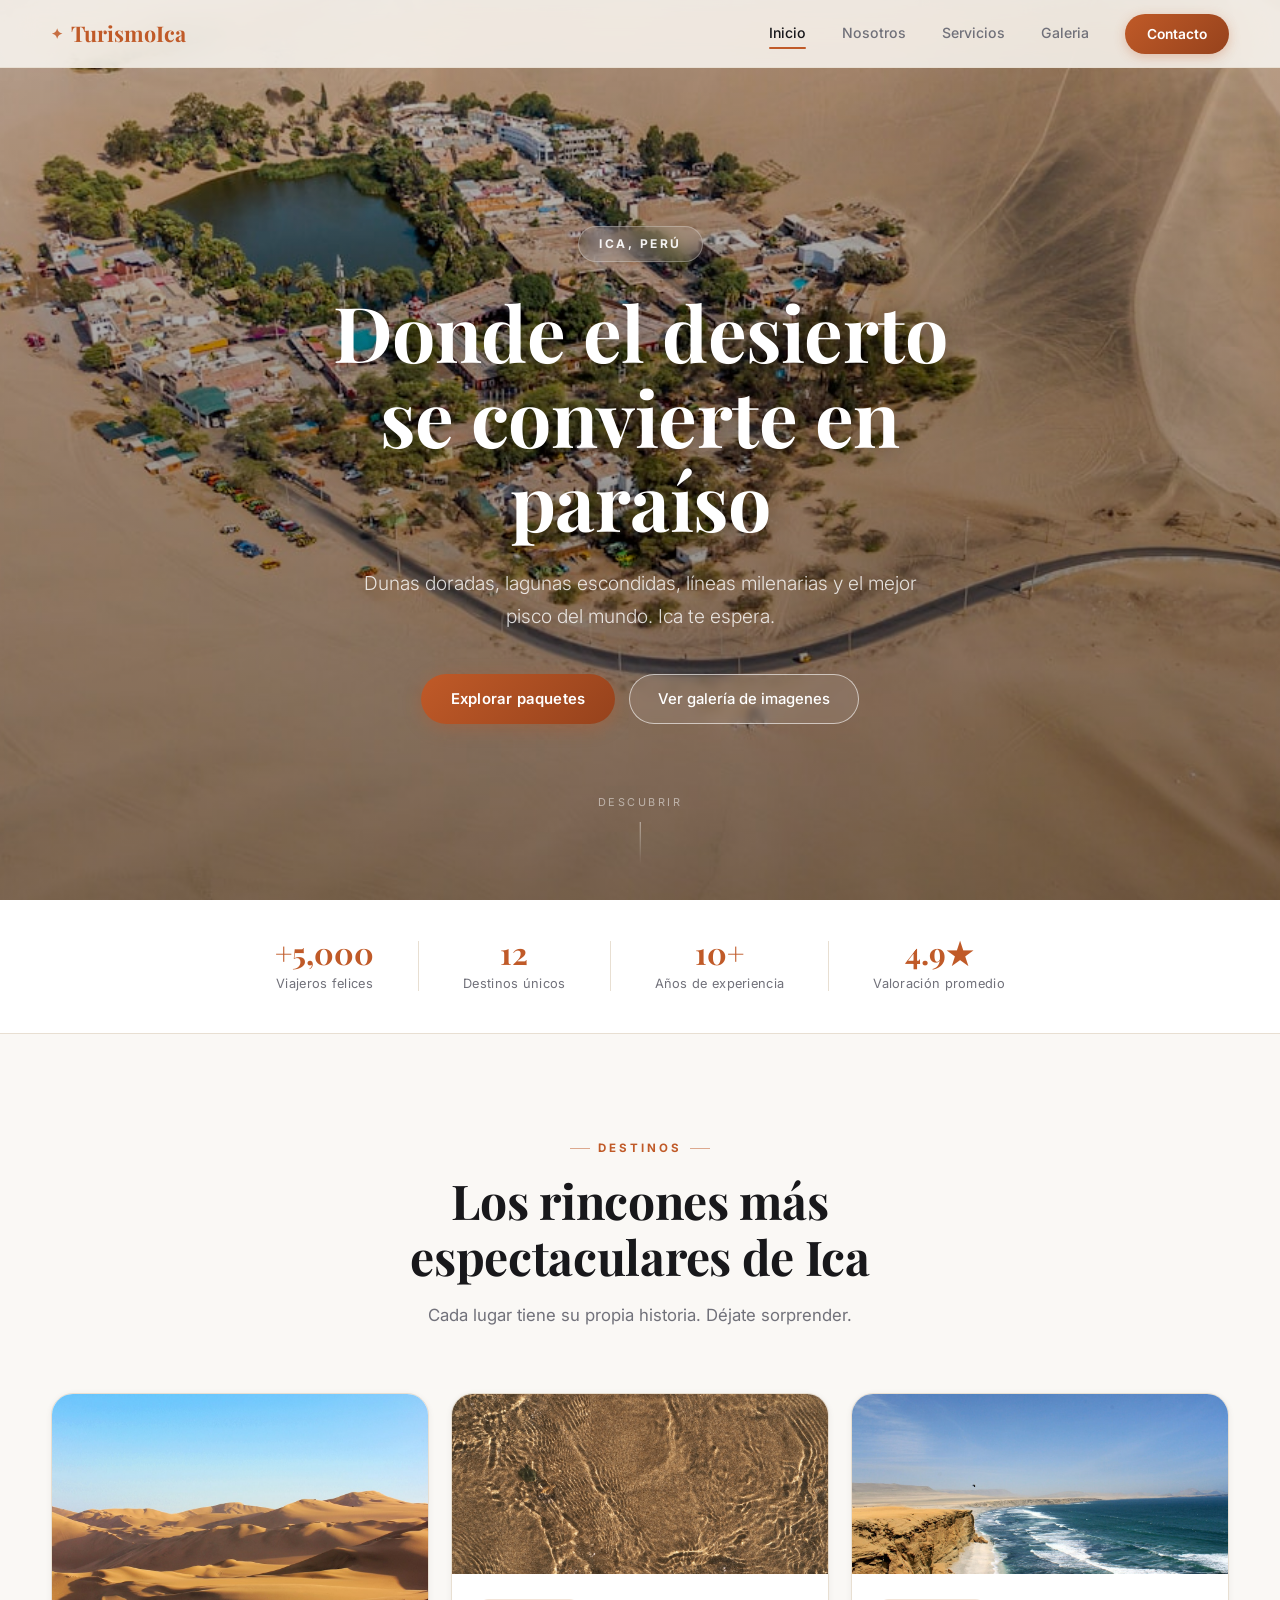
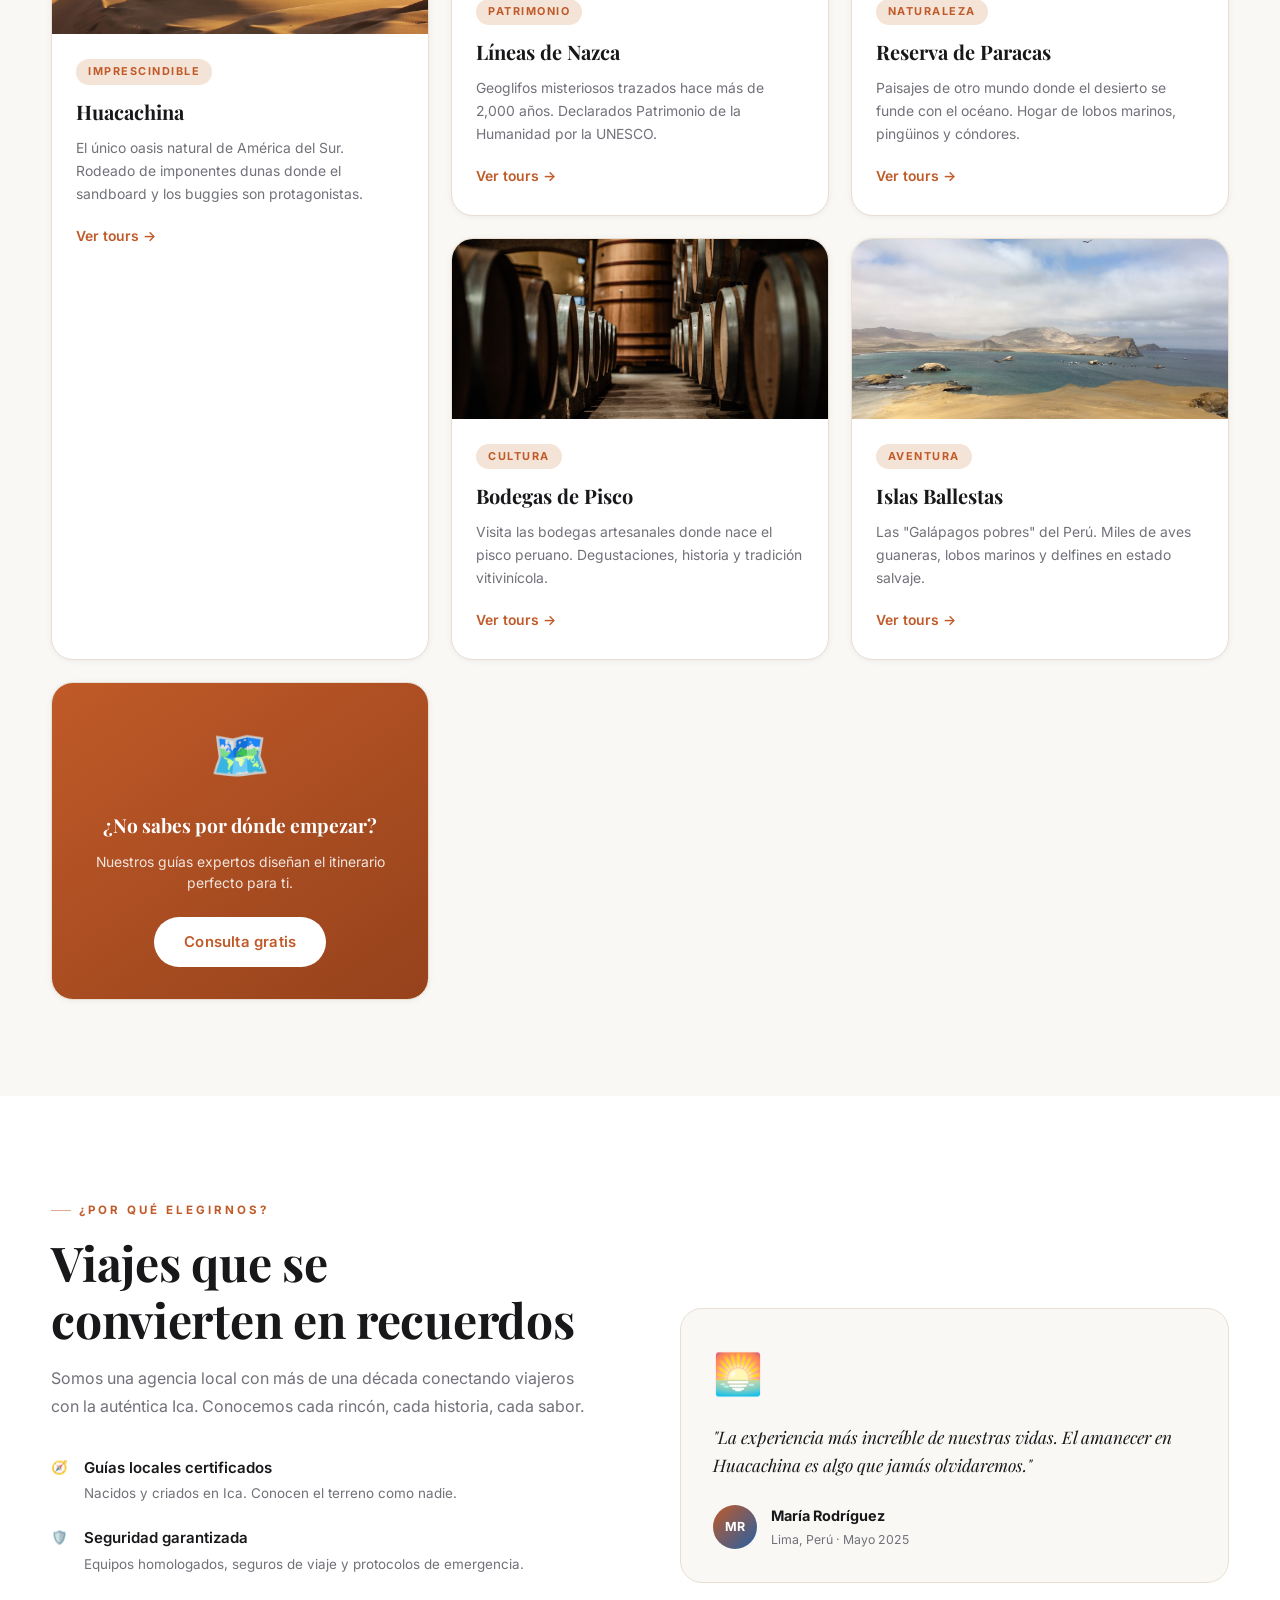
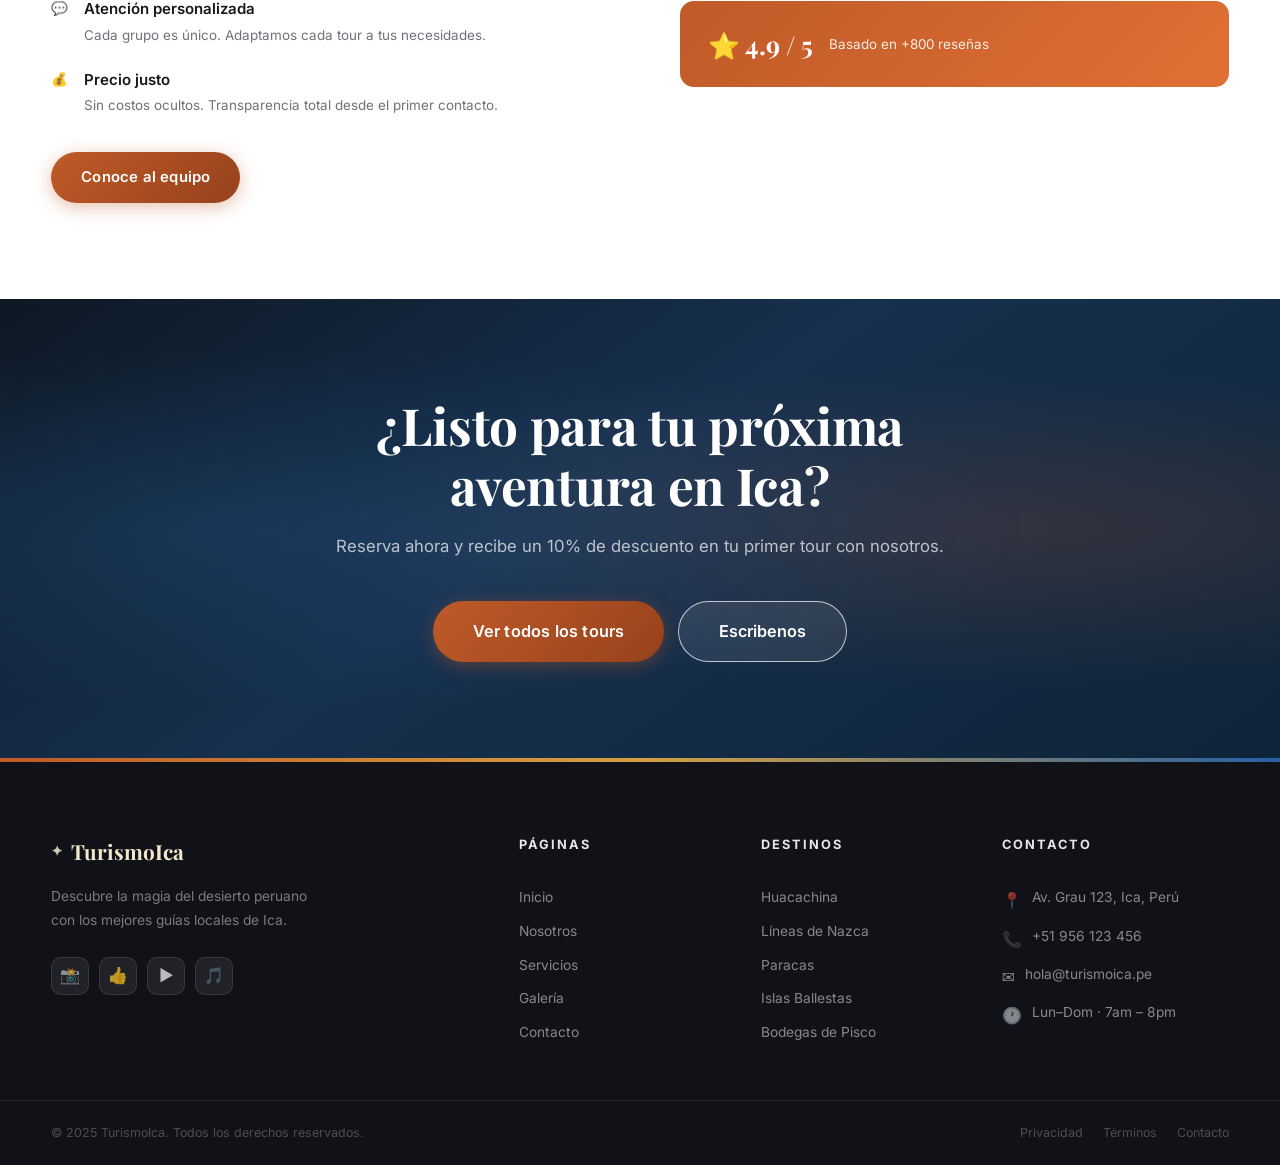
<file: index.html>
<!DOCTYPE html>
<html lang="es">
<head>
  <meta charset="UTF-8" />
  <meta name="viewport" content="width=device-width, initial-scale=1.0" />
  <title>TurismoIca — Descubre la Magia del Desierto</title>
  <link rel="stylesheet" href="css/estilos.css" />
  <link rel="preconnect" href="https://fonts.googleapis.com" />
  <link rel="preconnect" href="https://fonts.gstatic.com" crossorigin />
  <link href="https://fonts.googleapis.com/css2?family=Playfair+Display:wght@400;600;700&family=Inter:wght@300;400;500;600&display=swap" rel="stylesheet" />
</head>
<body>

  <!-- NAVBAR -->
  <header class="navbar">
    <div class="container nav-inner">
      <a href="index.html" class="logo">
        <span class="logo-icon">✦</span> TurismoIca
      </a>
      <nav class="nav-links">
        <a href="index.html" class="active">Inicio</a>
        <a href="nosotros.html">Nosotros</a>
        <a href="servicios.html">Servicios</a>
        <a href="galeria.html">Galeria</a>
        <a href="contacto.html" class="btn-nav">Contacto</a>
      </nav>
      <button class="nav-toggle" id="navToggle" aria-label="Abrir menú">
        <span></span><span></span><span></span>
      </button>
    </div>
  </header>
  <nav class="nav-mobile" id="navMobile">
    <a href="index.html" class="active">Inicio</a>
    <a href="nosotros.html">Nosotros</a>
    <a href="servicios.html">Servicios</a>
    <a href="galeria.html">Galería</a>
    <a href="contacto.html" class="btn-nav-mobile">Contáctanos</a>
  </nav>

  <!-- HERO -->
  <section class="hero">
    <img class="hero-bg" src="img/huacachina-aerea.jpg" alt="Vista aérea del oasis de Huacachina" />
    <div class="hero-overlay"></div>
    <div class="hero-content">
      <span class="hero-badge">Ica, Perú</span>
      <h1 class="hero-title">Donde el desierto<br />se convierte en paraíso</h1>
      <p class="hero-sub">Dunas doradas, lagunas escondidas, líneas milenarias y el mejor pisco del mundo. Ica te espera.</p>
      <div class="hero-actions">
        <a href="servicios.html" class="btn-primary">Explorar paquetes</a>
        <a href="galeria.html" class="btn-ghost">Ver galería de imagenes</a>
      </div>
    </div>
    <div class="hero-scroll">
      <span>Descubrir</span>
      <div class="scroll-line"></div>
    </div>
  </section>

  <!-- STATS -->
  <section class="stats-bar">
    <div class="container stats-inner">
      <div class="stat">
        <strong>+5,000</strong>
        <span>Viajeros felices</span>
      </div>
      <div class="stat-divider"></div>
      <div class="stat">
        <strong>12</strong>
        <span>Destinos únicos</span>
      </div>
      <div class="stat-divider"></div>
      <div class="stat">
        <strong>10+</strong>
        <span>Años de experiencia</span>
      </div>
      <div class="stat-divider"></div>
      <div class="stat">
        <strong>4.9★</strong>
        <span>Valoración promedio</span>
      </div>
    </div>
  </section>

  <!-- DESTINOS -->
  <section class="section destinos">
    <div class="container">
      <div class="section-header">
        <span class="section-tag">Destinos</span>
        <h2 class="section-title">Los rincones más<br />espectaculares de Ica</h2>
        <p class="section-desc">Cada lugar tiene su propia historia. Déjate sorprender.</p>
      </div>

      <div class="cards-grid">

        <div class="card card-featured">
          <div class="card-img">
            <img src="img/huacachina-lago.jpg" alt="Oasis de Huacachina" loading="lazy" />
          </div>
          <div class="card-body">
            <span class="card-tag">Imprescindible</span>
            <h3>Huacachina</h3>
            <p>El único oasis natural de América del Sur. Rodeado de imponentes dunas donde el sandboard y los buggies son protagonistas.</p>
            <a href="servicios.html" class="card-link">Ver tours →</a>
          </div>
        </div>

        <div class="card">
          <div class="card-img">
            <img src="img/nazca-lineas.jpg" alt="Líneas de Nazca" loading="lazy" />
          </div>
          <div class="card-body">
            <span class="card-tag">Patrimonio</span>
            <h3>Líneas de Nazca</h3>
            <p>Geoglifos misteriosos trazados hace más de 2,000 años. Declarados Patrimonio de la Humanidad por la UNESCO.</p>
            <a href="servicios.html" class="card-link">Ver tours →</a>
          </div>
        </div>

        <div class="card">
          <div class="card-img">
            <img src="img/paracas-costa.jpg" alt="Reserva Nacional de Paracas" loading="lazy" />
          </div>
          <div class="card-body">
            <span class="card-tag">Naturaleza</span>
            <h3>Reserva de Paracas</h3>
            <p>Paisajes de otro mundo donde el desierto se funde con el océano. Hogar de lobos marinos, pingüinos y cóndores.</p>
            <a href="servicios.html" class="card-link">Ver tours →</a>
          </div>
        </div>

        <div class="card">
          <div class="card-img">
            <img src="img/bodega-pisco.jpg" alt="Bodegas artesanales de pisco" loading="lazy" />
          </div>
          <div class="card-body">
            <span class="card-tag">Cultura</span>
            <h3>Bodegas de Pisco</h3>
            <p>Visita las bodegas artesanales donde nace el pisco peruano. Degustaciones, historia y tradición vitivinícola.</p>
            <a href="servicios.html" class="card-link">Ver tours →</a>
          </div>
        </div>

        <div class="card">
          <div class="card-img">
            <img src="img/paracas-fauna.jpg" alt="Fauna de las Islas Ballestas" loading="lazy" />
          </div>
          <div class="card-body">
            <span class="card-tag">Aventura</span>
            <h3>Islas Ballestas</h3>
            <p>Las "Galápagos pobres" del Perú. Miles de aves guaneras, lobos marinos y delfines en estado salvaje.</p>
            <a href="servicios.html" class="card-link">Ver tours →</a>
          </div>
        </div>

        <div class="card card-cta">
          <div class="card-cta-inner">
            <span class="card-emoji-big">🗺️</span>
            <h3>¿No sabes por dónde empezar?</h3>
            <p>Nuestros guías expertos diseñan el itinerario perfecto para ti.</p>
            <a href="contacto.html" class="btn-primary">Consulta gratis</a>
          </div>
        </div>

      </div>
    </div>
  </section>

  <!-- POR QUÉ ELEGIRNOS -->
  <section class="section why-us">
    <div class="container why-inner">
      <div class="why-text">
        <span class="section-tag">¿Por qué elegirnos?</span>
        <h2 class="section-title">Viajes que se<br />convierten en recuerdos</h2>
        <p>Somos una agencia local con más de una década conectando viajeros con la auténtica Ica. Conocemos cada rincón, cada historia, cada sabor.</p>
        <ul class="why-list">
          <li>
            <span class="why-icon">🧭</span>
            <div>
              <strong>Guías locales certificados</strong>
              <span>Nacidos y criados en Ica. Conocen el terreno como nadie.</span>
            </div>
          </li>
          <li>
            <span class="why-icon">🛡️</span>
            <div>
              <strong>Seguridad garantizada</strong>
              <span>Equipos homologados, seguros de viaje y protocolos de emergencia.</span>
            </div>
          </li>
          <li>
            <span class="why-icon">💬</span>
            <div>
              <strong>Atención personalizada</strong>
              <span>Cada grupo es único. Adaptamos cada tour a tus necesidades.</span>
            </div>
          </li>
          <li>
            <span class="why-icon">💰</span>
            <div>
              <strong>Precio justo</strong>
              <span>Sin costos ocultos. Transparencia total desde el primer contacto.</span>
            </div>
          </li>
        </ul>
        <a href="nosotros.html" class="btn-primary">Conoce al equipo</a>
      </div>
      <div class="why-visual">
        <div class="why-card-big">
          <div class="why-big-emoji">🌅</div>
          <p>"La experiencia más increíble de nuestras vidas. El amanecer en Huacachina es algo que jamás olvidaremos."</p>
          <div class="why-author">
            <div class="author-avatar">MR</div>
            <div>
              <strong>María Rodríguez</strong>
              <span>Lima, Perú · Mayo 2025</span>
            </div>
          </div>
        </div>
        <div class="why-card-small">
          <strong>⭐ 4.9 / 5</strong>
          <span>Basado en +800 reseñas</span>
        </div>
      </div>
    </div>
  </section>

  <!-- CTA FINAL -->
  <section class="cta-section">
    <div class="container cta-inner">
      <h2>¿Listo para tu próxima<br />aventura en Ica?</h2>
      <p>Reserva ahora y recibe un 10% de descuento en tu primer tour con nosotros.</p>
      <div class="cta-actions">
        <a href="servicios.html" class="btn-primary btn-lg">Ver todos los tours</a>
        <a href="contacto.html" class="btn-outline btn-lg">Escribenos</a>
      </div>
    </div>
  </section>

  <!-- FOOTER -->
  <footer class="footer">
    <div class="footer-top-bar"></div>
    <div class="footer-main">
      <div class="container footer-inner">
        <div class="footer-brand">
          <a href="index.html" class="logo logo-light">
            <span class="logo-icon">✦</span> TurismoIca
          </a>
          <p>Descubre la magia del desierto peruano con los mejores guías locales de Ica.</p>
          <div class="footer-social">
            <a href="#" class="social-btn" aria-label="Instagram">📸</a>
            <a href="#" class="social-btn" aria-label="Facebook">👍</a>
            <a href="#" class="social-btn" aria-label="YouTube">▶️</a>
            <a href="#" class="social-btn" aria-label="TikTok">🎵</a>
          </div>
        </div>
        <div class="footer-col">
          <h4>Páginas</h4>
          <a href="index.html">Inicio</a>
          <a href="nosotros.html">Nosotros</a>
          <a href="servicios.html">Servicios</a>
          <a href="galeria.html">Galería</a>
          <a href="contacto.html">Contacto</a>
        </div>
        <div class="footer-col">
          <h4>Destinos</h4>
          <a href="servicios.html">Huacachina</a>
          <a href="servicios.html">Líneas de Nazca</a>
          <a href="servicios.html">Paracas</a>
          <a href="servicios.html">Islas Ballestas</a>
          <a href="servicios.html">Bodegas de Pisco</a>
        </div>
        <div class="footer-col">
          <h4>Contacto</h4>
          <div class="footer-contact-item"><span>📍</span><span>Av. Grau 123, Ica, Perú</span></div>
          <div class="footer-contact-item"><span>📞</span><span>+51 956 123 456</span></div>
          <div class="footer-contact-item"><span>✉️</span><span>hola@turismoica.pe</span></div>
          <div class="footer-contact-item"><span>🕐</span><span>Lun–Dom · 7am – 8pm</span></div>
        </div>
      </div>
    </div>
    <div class="container footer-bottom">
      <p>© 2025 TurismoIca. Todos los derechos reservados.</p>
      <div class="footer-bottom-links">
        <a href="#">Privacidad</a>
        <a href="#">Términos</a>
        <a href="contacto.html">Contacto</a>
      </div>
    </div>
  </footer>

  <button class="scroll-top" id="scrollTop" aria-label="Volver arriba">↑</button>
  <script>
    const _nav = document.querySelector('.navbar');
    const _top = document.getElementById('scrollTop');
    const _tog = document.getElementById('navToggle');
    const _mob = document.getElementById('navMobile');
    window.addEventListener('scroll', () => {
      _nav.classList.toggle('scrolled', window.scrollY > 20);
      _top.classList.toggle('visible', window.scrollY > 300);
    }, { passive: true });
    _top.addEventListener('click', () => window.scrollTo({ top: 0, behavior: 'smooth' }));
    _tog.addEventListener('click', () => { _tog.classList.toggle('open'); _mob.classList.toggle('open'); });
    document.addEventListener('click', e => {
      if (!_tog.contains(e.target) && !_mob.contains(e.target)) {
        _tog.classList.remove('open'); _mob.classList.remove('open');
      }
    });
  </script>

</body>
</html>
</file>
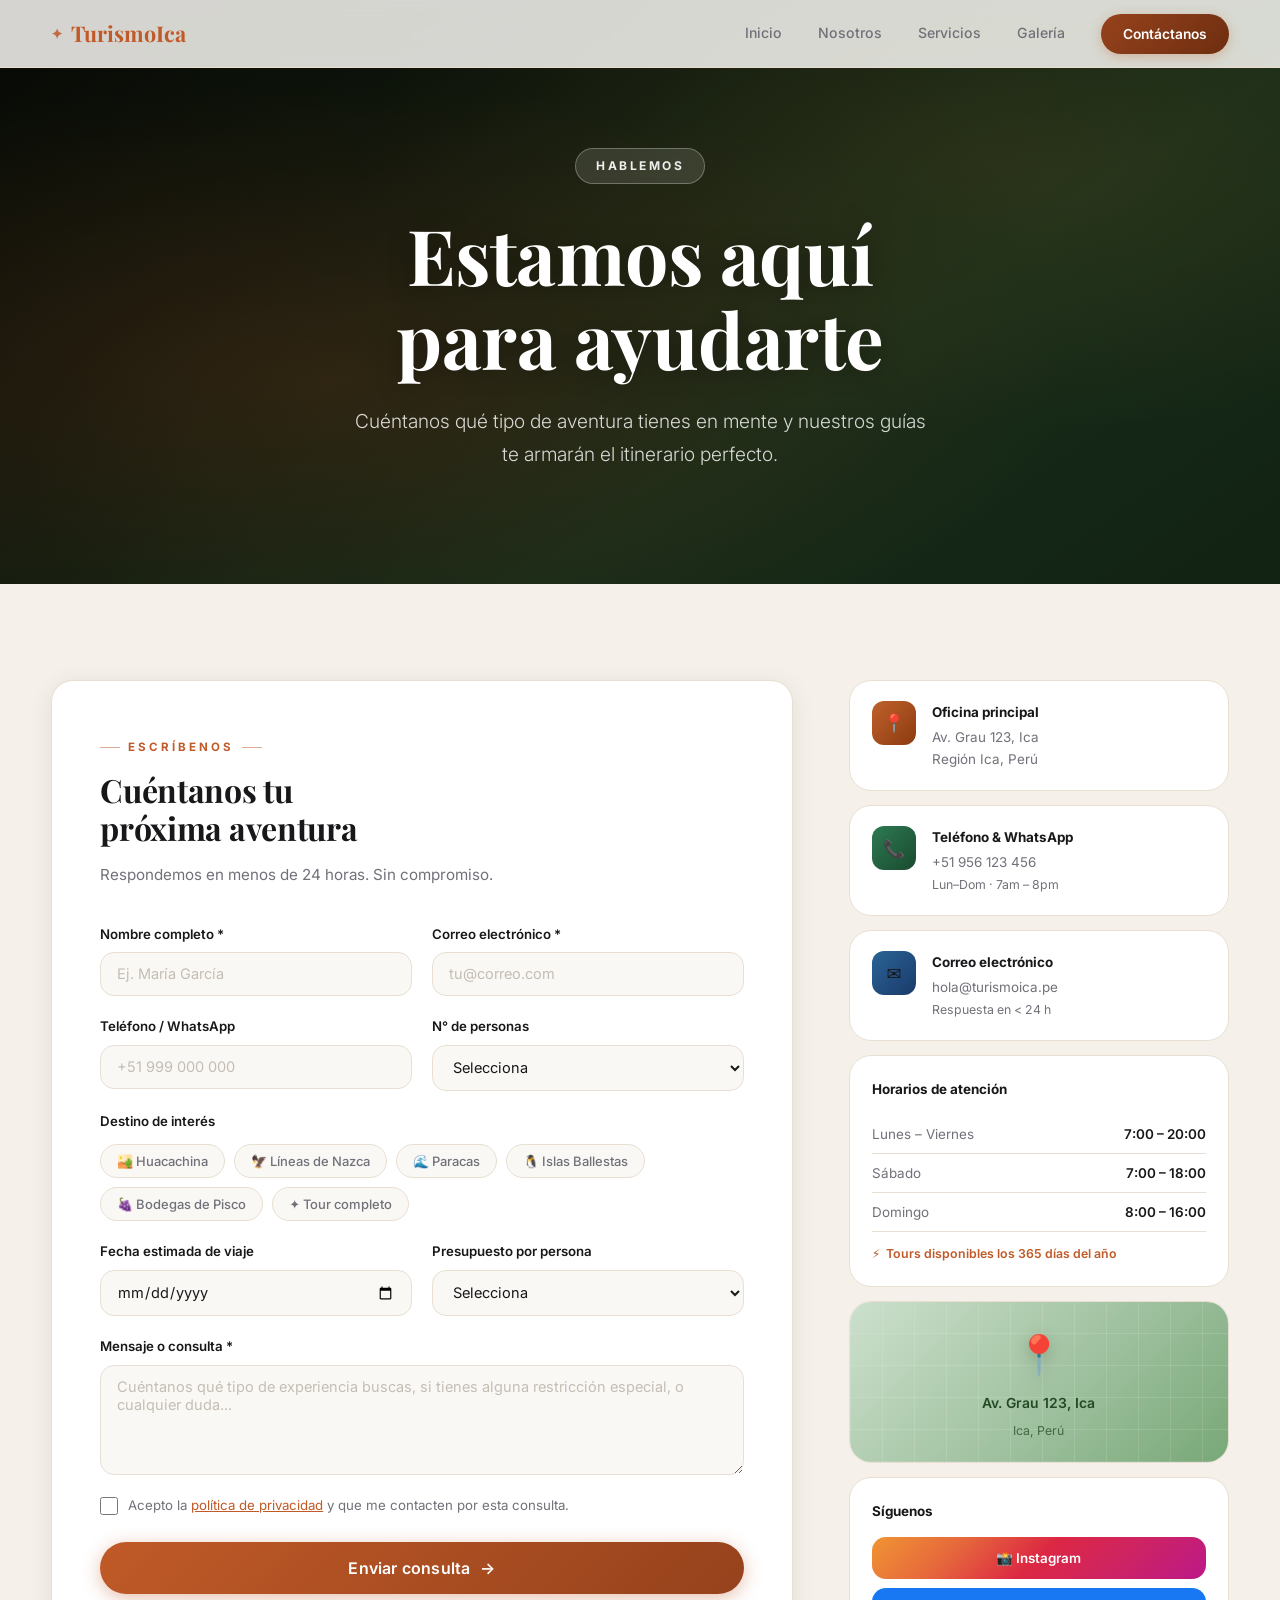
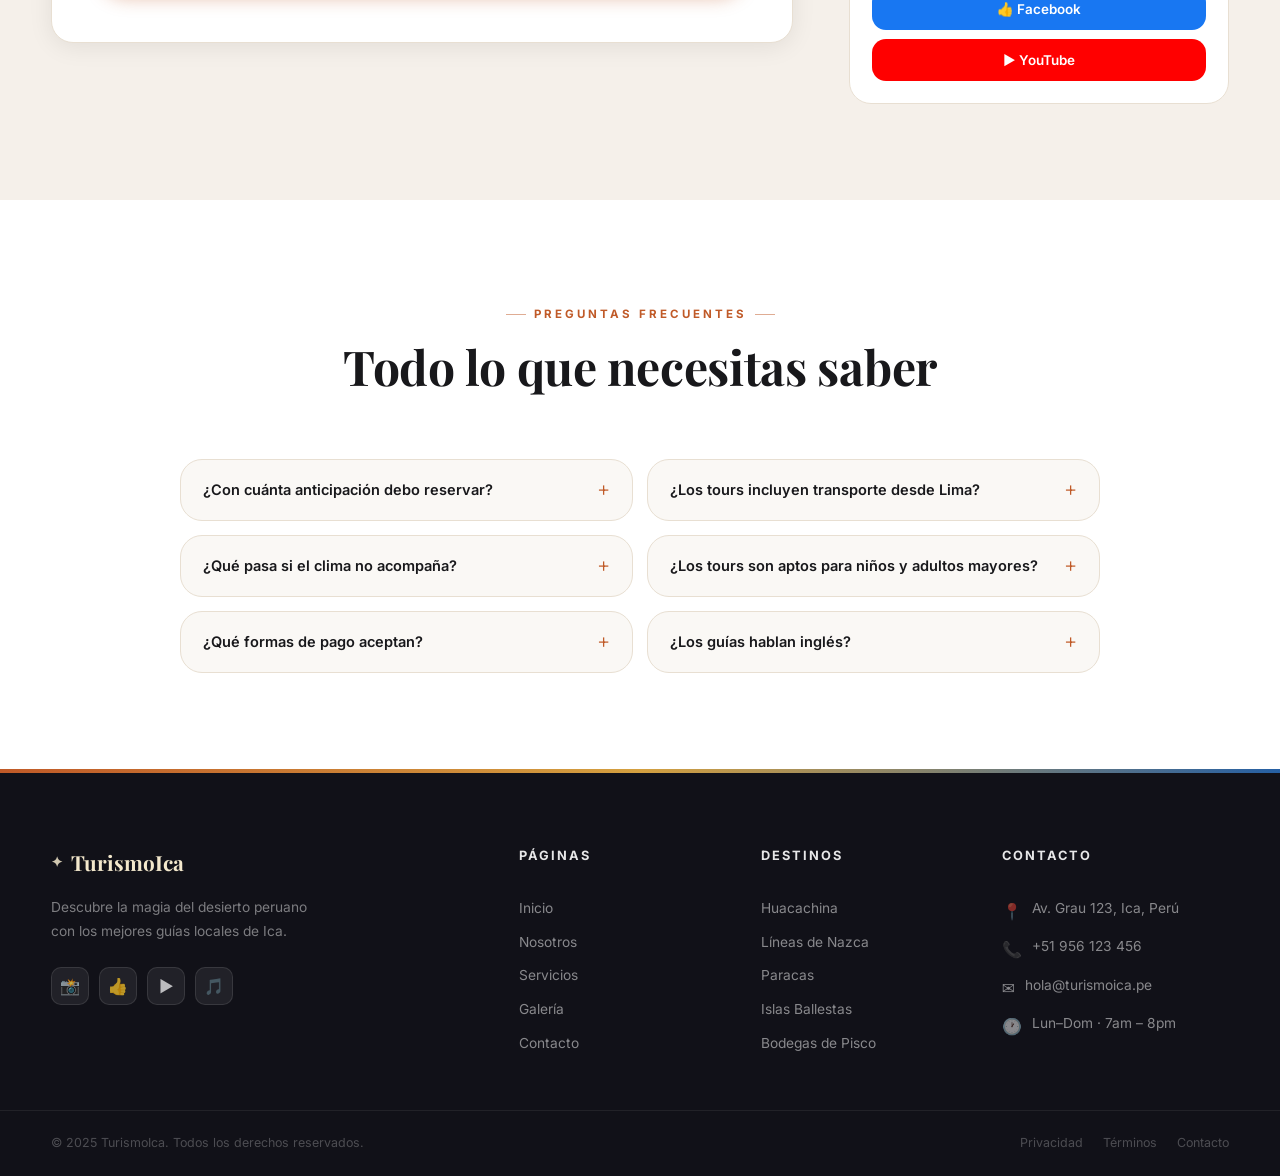
<file: contacto.html>
<!DOCTYPE html>
<html lang="es">
<head>
  <meta charset="UTF-8" />
  <meta name="viewport" content="width=device-width, initial-scale=1.0" />
  <title>Contacto — TurismoIca</title>
  <link rel="stylesheet" href="css/estilos.css" />
  <link rel="preconnect" href="https://fonts.googleapis.com" />
  <link rel="preconnect" href="https://fonts.gstatic.com" crossorigin />
  <link href="https://fonts.googleapis.com/css2?family=Playfair+Display:wght@400;600;700&family=Inter:wght@300;400;500;600&display=swap" rel="stylesheet" />
</head>
<body>

  <!-- NAVBAR -->
  <header class="navbar">
    <div class="container nav-inner">
      <a href="index.html" class="logo">
        <span class="logo-icon">✦</span> TurismoIca
      </a>
      <nav class="nav-links">
        <a href="index.html">Inicio</a>
        <a href="nosotros.html">Nosotros</a>
        <a href="servicios.html">Servicios</a>
        <a href="galeria.html">Galería</a>
        <a href="contacto.html" class="btn-nav active-nav">Contáctanos</a>
      </nav>
      <button class="nav-toggle" id="navToggle" aria-label="Abrir menú">
        <span></span><span></span><span></span>
      </button>
    </div>
  </header>
  <nav class="nav-mobile" id="navMobile">
    <a href="index.html">Inicio</a>
    <a href="nosotros.html">Nosotros</a>
    <a href="servicios.html">Servicios</a>
    <a href="galeria.html">Galería</a>
    <a href="contacto.html" class="btn-nav-mobile active">Contáctanos</a>
  </nav>

  <!-- PAGE HERO -->
  <section class="page-hero page-hero-contact">
    <div class="page-hero-overlay"></div>
    <div class="page-hero-content">
      <span class="hero-badge">Hablemos</span>
      <h1 class="hero-title">Estamos aquí<br />para ayudarte</h1>
      <p class="hero-sub">Cuéntanos qué tipo de aventura tienes en mente y nuestros guías te armarán el itinerario perfecto.</p>
    </div>
  </section>

  <!-- BLOQUE PRINCIPAL -->
  <section class="section contacto-section">
    <div class="container contacto-inner">

      <!-- FORMULARIO -->
      <div class="contacto-form-wrap">
        <div class="form-header">
          <span class="section-tag">Escríbenos</span>
          <h2 class="section-title" style="text-align:left;">Cuéntanos tu<br />próxima aventura</h2>
          <p>Respondemos en menos de 24 horas. Sin compromiso.</p>
        </div>

        <form class="contacto-form" id="contactoForm" novalidate>

          <div class="form-row">
            <div class="form-group">
              <label for="nombre">Nombre completo *</label>
              <input type="text" id="nombre" name="nombre" placeholder="Ej. María García" required />
              <span class="form-error" id="err-nombre"></span>
            </div>
            <div class="form-group">
              <label for="email">Correo electrónico *</label>
              <input type="email" id="email" name="email" placeholder="tu@correo.com" required />
              <span class="form-error" id="err-email"></span>
            </div>
          </div>

          <div class="form-row">
            <div class="form-group">
              <label for="telefono">Teléfono / WhatsApp</label>
              <input type="tel" id="telefono" name="telefono" placeholder="+51 999 000 000" />
            </div>
            <div class="form-group">
              <label for="personas">N° de personas</label>
              <select id="personas" name="personas">
                <option value="">Selecciona</option>
                <option>1 persona</option>
                <option>2 personas</option>
                <option>3 - 5 personas</option>
                <option>6 - 10 personas</option>
                <option>Más de 10</option>
              </select>
            </div>
          </div>

          <div class="form-group">
            <label>Destino de interés</label>
            <div class="destino-chips" id="destinoChips">
              <button type="button" class="chip" data-val="huacachina">🏜️ Huacachina</button>
              <button type="button" class="chip" data-val="nazca">🦅 Líneas de Nazca</button>
              <button type="button" class="chip" data-val="paracas">🌊 Paracas</button>
              <button type="button" class="chip" data-val="ballestas">🐧 Islas Ballestas</button>
              <button type="button" class="chip" data-val="pisco">🍇 Bodegas de Pisco</button>
              <button type="button" class="chip" data-val="completo">✦ Tour completo</button>
            </div>
          </div>

          <div class="form-row">
            <div class="form-group">
              <label for="fecha">Fecha estimada de viaje</label>
              <input type="date" id="fecha" name="fecha" />
            </div>
            <div class="form-group">
              <label for="presupuesto">Presupuesto por persona</label>
              <select id="presupuesto" name="presupuesto">
                <option value="">Selecciona</option>
                <option>Menos de S/ 100</option>
                <option>S/ 100 – S/ 250</option>
                <option>S/ 250 – S/ 500</option>
                <option>Más de S/ 500</option>
              </select>
            </div>
          </div>

          <div class="form-group">
            <label for="mensaje">Mensaje o consulta *</label>
            <textarea id="mensaje" name="mensaje" rows="4" placeholder="Cuéntanos qué tipo de experiencia buscas, si tienes alguna restricción especial, o cualquier duda..." required></textarea>
            <span class="form-error" id="err-mensaje"></span>
          </div>

          <div class="form-check">
            <input type="checkbox" id="terminos" name="terminos" required />
            <label for="terminos">Acepto la <a href="#">política de privacidad</a> y que me contacten por esta consulta.</label>
          </div>
          <span class="form-error" id="err-terminos"></span>

          <button type="submit" class="btn-primary btn-submit">
            <span class="btn-text">Enviar consulta</span>
            <span class="btn-icon">→</span>
          </button>

        </form>

        <!-- ÉXITO -->
        <div class="form-success" id="formSuccess">
          <div class="success-icon">✓</div>
          <h3>¡Mensaje enviado!</h3>
          <p>Gracias por escribirnos. Un miembro de nuestro equipo se pondrá en contacto contigo en menos de 24 horas.</p>
          <a href="servicios.html" class="btn-primary">Ver nuestros tours</a>
        </div>
      </div>

      <!-- INFO DE CONTACTO -->
      <aside class="contacto-info">

        <div class="info-card">
          <div class="info-icon" style="background: linear-gradient(135deg, #c0622b, #8b3a10);">📍</div>
          <div>
            <h4>Oficina principal</h4>
            <p>Av. Grau 123, Ica<br />Región Ica, Perú</p>
          </div>
        </div>

        <div class="info-card">
          <div class="info-icon" style="background: linear-gradient(135deg, #2d7a52, #1a4a30);">📞</div>
          <div>
            <h4>Teléfono &amp; WhatsApp</h4>
            <p>+51 956 123 456<br /><span class="info-sub">Lun–Dom · 7am – 8pm</span></p>
          </div>
        </div>

        <div class="info-card">
          <div class="info-icon" style="background: linear-gradient(135deg, #2a6496, #1a3a6a);">✉️</div>
          <div>
            <h4>Correo electrónico</h4>
            <p>hola@turismoica.pe<br /><span class="info-sub">Respuesta en &lt; 24 h</span></p>
          </div>
        </div>

        <div class="info-horarios">
          <h4>Horarios de atención</h4>
          <div class="horario-row">
            <span>Lunes – Viernes</span>
            <strong>7:00 – 20:00</strong>
          </div>
          <div class="horario-row">
            <span>Sábado</span>
            <strong>7:00 – 18:00</strong>
          </div>
          <div class="horario-row">
            <span>Domingo</span>
            <strong>8:00 – 16:00</strong>
          </div>
          <div class="horario-nota">
            <span>⚡</span> Tours disponibles los 365 días del año
          </div>
        </div>

        <div class="info-mapa">
          <div class="mapa-placeholder">
            <div class="mapa-pin">📍</div>
            <p>Av. Grau 123, Ica</p>
            <span>Ica, Perú</span>
          </div>
        </div>

        <div class="info-redes">
          <h4>Síguenos</h4>
          <div class="redes-row">
            <a href="#" class="red-btn red-ig">📸 Instagram</a>
            <a href="#" class="red-btn red-fb">👍 Facebook</a>
            <a href="#" class="red-btn red-yt">▶️ YouTube</a>
          </div>
        </div>

      </aside>
    </div>
  </section>

  <!-- FAQ -->
  <section class="section faq-section">
    <div class="container">
      <div class="section-header">
        <span class="section-tag">Preguntas frecuentes</span>
        <h2 class="section-title">Todo lo que necesitas saber</h2>
      </div>
      <div class="faq-grid">

        <details class="faq-item">
          <summary>¿Con cuánta anticipación debo reservar?</summary>
          <p>Recomendamos reservar con al menos 48 horas de anticipación, especialmente en temporada alta (julio–agosto y diciembre–enero). Para grupos de más de 6 personas, con 1 semana de anticipación.</p>
        </details>

        <details class="faq-item">
          <summary>¿Los tours incluyen transporte desde Lima?</summary>
          <p>Sí, ofrecemos paquetes con traslado desde Lima (4h en bus o 45 min en avión). Consúltanos el paquete que incluya traslado desde la capital al momento de hacer tu reserva.</p>
        </details>

        <details class="faq-item">
          <summary>¿Qué pasa si el clima no acompaña?</summary>
          <p>Ica tiene más de 300 días de sol al año, por lo que rara vez hay cancelaciones por clima. Si ocurriese, reagendamos sin costo adicional o te devolvemos el 100% del pago.</p>
        </details>

        <details class="faq-item">
          <summary>¿Los tours son aptos para niños y adultos mayores?</summary>
          <p>La mayoría de nuestros tours tienen versiones adaptadas para todas las edades. Los tours de aventura intensa (buggy, sandboard) tienen restricciones para menores de 8 años y adultos con condiciones médicas específicas.</p>
        </details>

        <details class="faq-item">
          <summary>¿Qué formas de pago aceptan?</summary>
          <p>Aceptamos efectivo (soles y dólares), transferencia bancaria, Yape, Plin y tarjetas de crédito/débito. Se requiere un depósito del 30% para confirmar la reserva.</p>
        </details>

        <details class="faq-item">
          <summary>¿Los guías hablan inglés?</summary>
          <p>Sí, contamos con guías certificados en español, inglés y portugués. Para otros idiomas, contáctanos con anticipación y gestionamos un intérprete.</p>
        </details>

      </div>
    </div>
  </section>

  <!-- FOOTER -->
  <footer class="footer">
    <div class="footer-top-bar"></div>
    <div class="footer-main">
      <div class="container footer-inner">
        <div class="footer-brand">
          <a href="index.html" class="logo logo-light">
            <span class="logo-icon">✦</span> TurismoIca
          </a>
          <p>Descubre la magia del desierto peruano con los mejores guías locales de Ica.</p>
          <div class="footer-social">
            <a href="#" class="social-btn" aria-label="Instagram">📸</a>
            <a href="#" class="social-btn" aria-label="Facebook">👍</a>
            <a href="#" class="social-btn" aria-label="YouTube">▶️</a>
            <a href="#" class="social-btn" aria-label="TikTok">🎵</a>
          </div>
        </div>
        <div class="footer-col">
          <h4>Páginas</h4>
          <a href="index.html">Inicio</a>
          <a href="nosotros.html">Nosotros</a>
          <a href="servicios.html">Servicios</a>
          <a href="galeria.html">Galería</a>
          <a href="contacto.html">Contacto</a>
        </div>
        <div class="footer-col">
          <h4>Destinos</h4>
          <a href="servicios.html">Huacachina</a>
          <a href="servicios.html">Líneas de Nazca</a>
          <a href="servicios.html">Paracas</a>
          <a href="servicios.html">Islas Ballestas</a>
          <a href="servicios.html">Bodegas de Pisco</a>
        </div>
        <div class="footer-col">
          <h4>Contacto</h4>
          <div class="footer-contact-item"><span>📍</span><span>Av. Grau 123, Ica, Perú</span></div>
          <div class="footer-contact-item"><span>📞</span><span>+51 956 123 456</span></div>
          <div class="footer-contact-item"><span>✉️</span><span>hola@turismoica.pe</span></div>
          <div class="footer-contact-item"><span>🕐</span><span>Lun–Dom · 7am – 8pm</span></div>
        </div>
      </div>
    </div>
    <div class="container footer-bottom">
      <p>© 2025 TurismoIca. Todos los derechos reservados.</p>
      <div class="footer-bottom-links">
        <a href="#">Privacidad</a>
        <a href="#">Términos</a>
        <a href="contacto.html">Contacto</a>
      </div>
    </div>
  </footer>

  <button class="scroll-top" id="scrollTop" aria-label="Volver arriba">↑</button>
  <script>
    const _nav = document.querySelector('.navbar');
    const _top = document.getElementById('scrollTop');
    const _tog = document.getElementById('navToggle');
    const _mob = document.getElementById('navMobile');
    window.addEventListener('scroll', () => {
      _nav.classList.toggle('scrolled', window.scrollY > 20);
      _top.classList.toggle('visible', window.scrollY > 300);
    }, { passive: true });
    _top.addEventListener('click', () => window.scrollTo({ top: 0, behavior: 'smooth' }));
    _tog.addEventListener('click', () => { _tog.classList.toggle('open'); _mob.classList.toggle('open'); });
    document.addEventListener('click', e => {
      if (!_tog.contains(e.target) && !_mob.contains(e.target)) {
        _tog.classList.remove('open'); _mob.classList.remove('open');
      }
    });
  </script>
  <script>
    /* ── Chips de destino ── */
    document.querySelectorAll('.chip').forEach(chip => {
      chip.addEventListener('click', () => chip.classList.toggle('chip-active'));
    });

    /* ── Validación y envío ── */
    const form = document.getElementById('contactoForm');
    const success = document.getElementById('formSuccess');

    function showError(id, msg) {
      const el = document.getElementById(id);
      if (el) { el.textContent = msg; el.style.display = msg ? 'block' : 'none'; }
    }
    function clearErrors() {
      ['err-nombre','err-email','err-mensaje','err-terminos'].forEach(id => showError(id, ''));
    }

    form.addEventListener('submit', e => {
      e.preventDefault();
      clearErrors();

      const nombre   = form.nombre.value.trim();
      const email    = form.email.value.trim();
      const mensaje  = form.mensaje.value.trim();
      const terminos = form.terminos.checked;
      let valid = true;

      if (!nombre) { showError('err-nombre', 'Por favor ingresa tu nombre.'); valid = false; }
      if (!email || !/^[^\s@]+@[^\s@]+\.[^\s@]+$/.test(email)) {
        showError('err-email', 'Ingresa un correo electrónico válido.'); valid = false;
      }
      if (!mensaje) { showError('err-mensaje', 'Por favor escribe tu consulta.'); valid = false; }
      if (!terminos) { showError('err-terminos', 'Debes aceptar la política de privacidad.'); valid = false; }

      if (valid) {
        form.style.display = 'none';
        success.style.display = 'flex';
      }
    });

    /* ── Highlight inputs al hacer focus ── */
    document.querySelectorAll('input, textarea, select').forEach(el => {
      el.addEventListener('focus', () => el.closest('.form-group')?.classList.add('focused'));
      el.addEventListener('blur',  () => el.closest('.form-group')?.classList.remove('focused'));
    });
  </script>

</body>
</html>
</file>
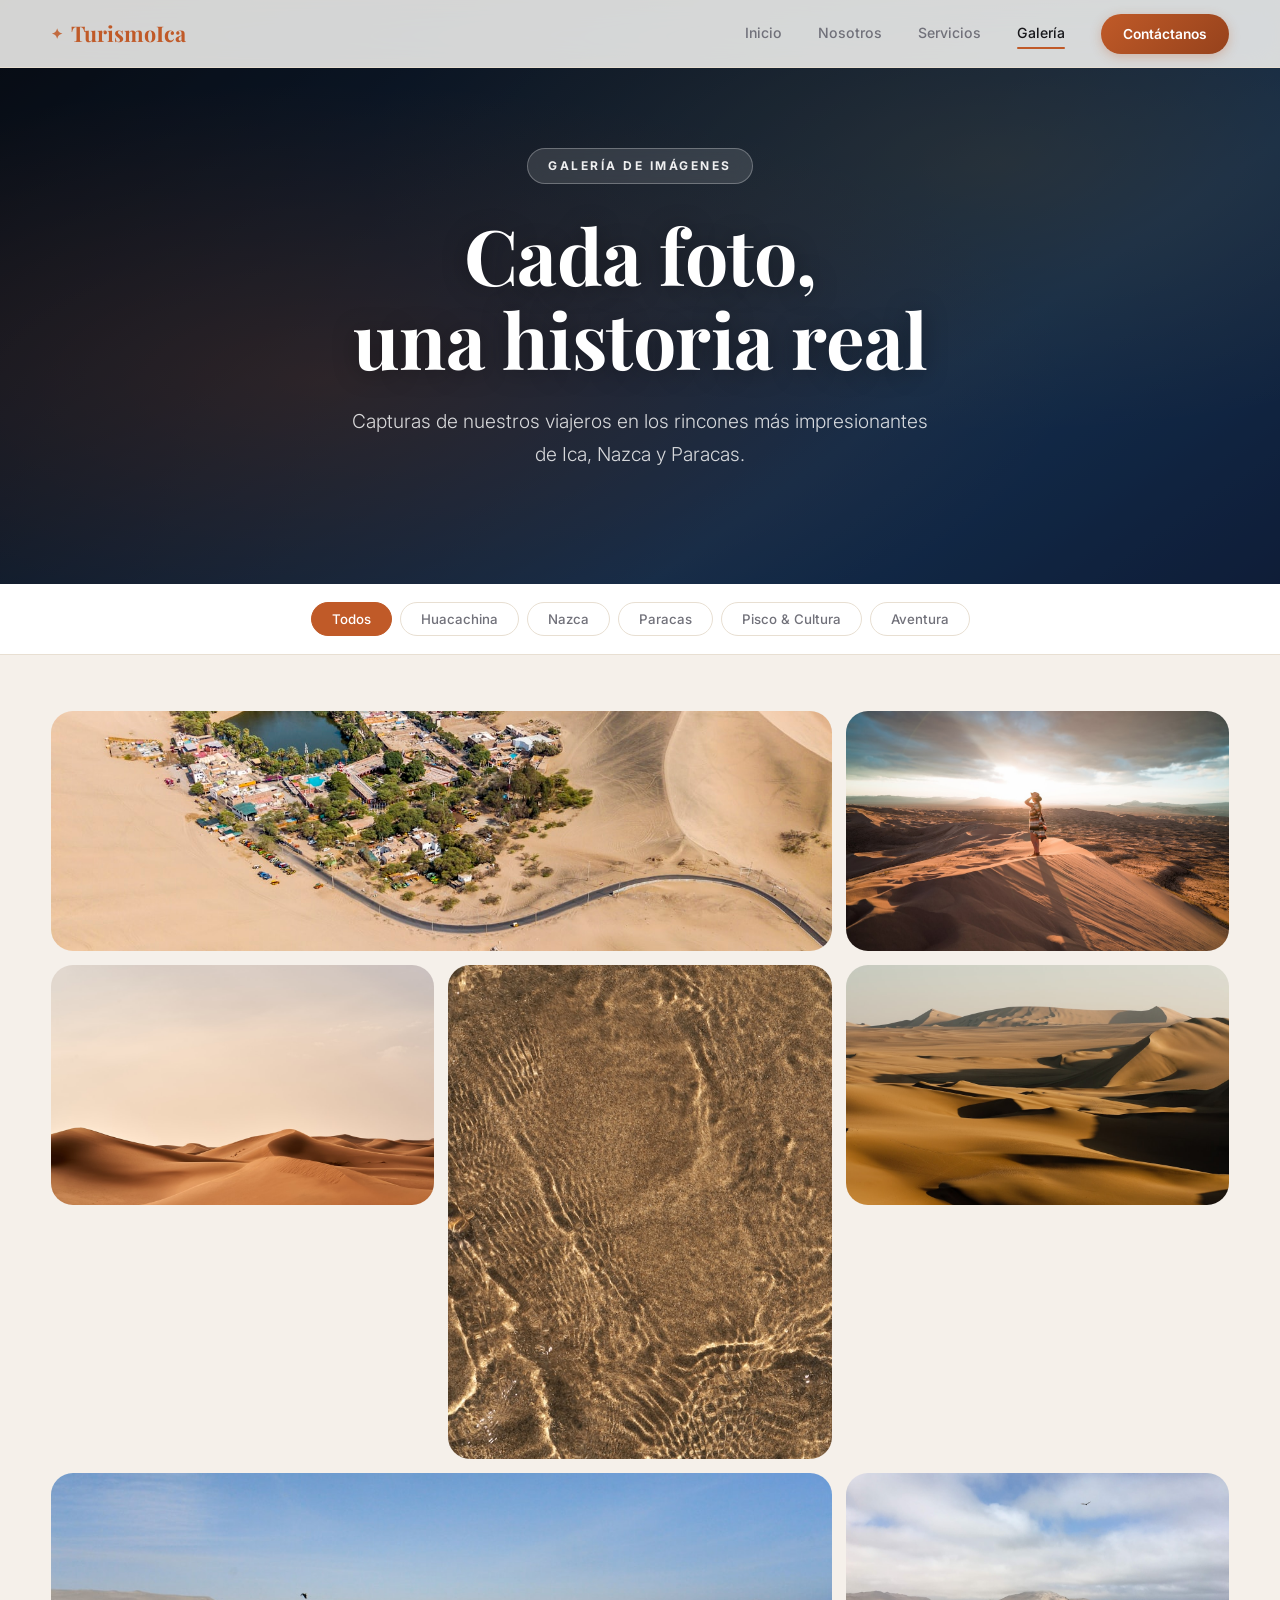
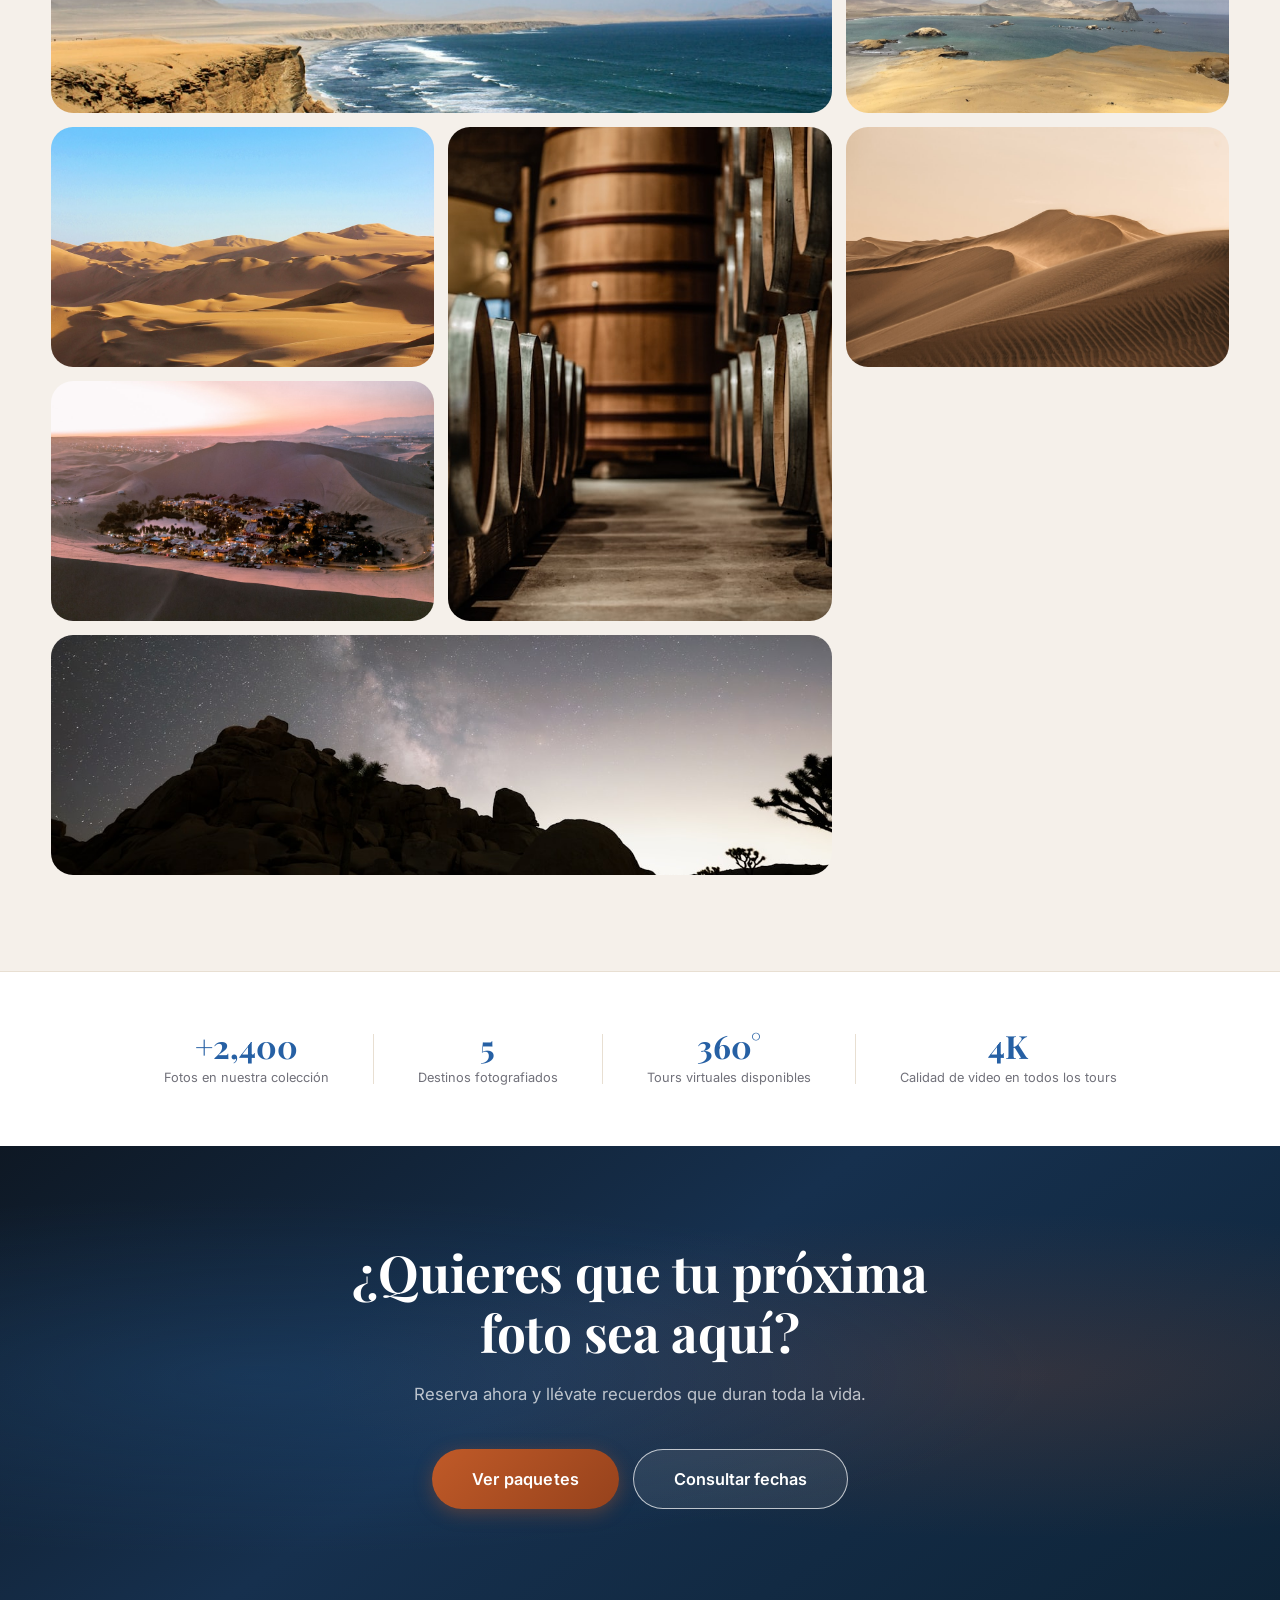
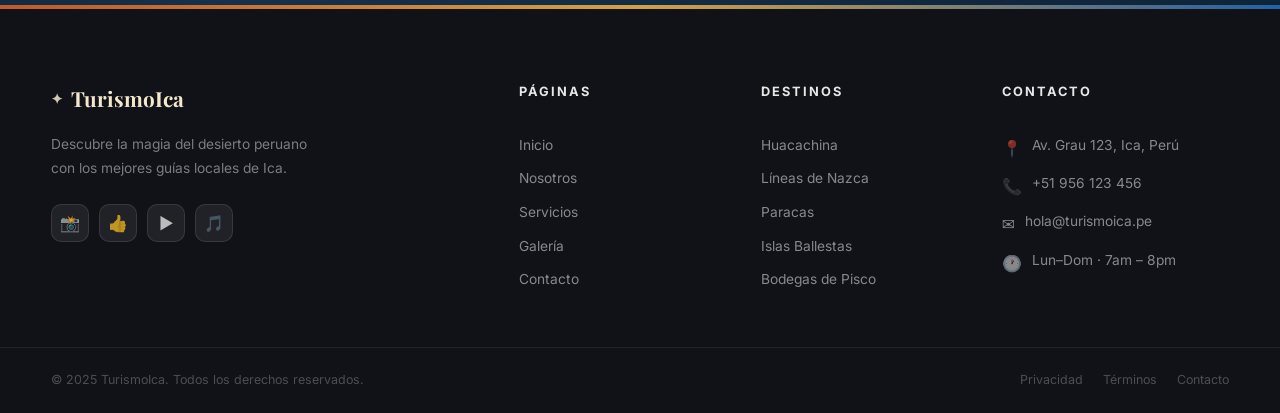
<file: galeria.html>
<!DOCTYPE html>
<html lang="es">
<head>
  <meta charset="UTF-8" />
  <meta name="viewport" content="width=device-width, initial-scale=1.0" />
  <title>Galería — TurismoIca</title>
  <link rel="stylesheet" href="css/estilos.css" />
  <link rel="preconnect" href="https://fonts.googleapis.com" />
  <link rel="preconnect" href="https://fonts.gstatic.com" crossorigin />
  <link href="https://fonts.googleapis.com/css2?family=Playfair+Display:wght@400;600;700&family=Inter:wght@300;400;500;600&display=swap" rel="stylesheet" />
</head>
<body>

  <!-- NAVBAR -->
  <header class="navbar">
    <div class="container nav-inner">
      <a href="index.html" class="logo">
        <span class="logo-icon">✦</span> TurismoIca
      </a>
      <nav class="nav-links">
        <a href="index.html">Inicio</a>
        <a href="nosotros.html">Nosotros</a>
        <a href="servicios.html">Servicios</a>
        <a href="galeria.html" class="active">Galería</a>
        <a href="contacto.html" class="btn-nav">Contáctanos</a>
      </nav>
      <button class="nav-toggle" id="navToggle" aria-label="Abrir menú">
        <span></span><span></span><span></span>
      </button>
    </div>
  </header>
  <nav class="nav-mobile" id="navMobile">
    <a href="index.html">Inicio</a>
    <a href="nosotros.html">Nosotros</a>
    <a href="servicios.html">Servicios</a>
    <a href="galeria.html" class="active">Galería</a>
    <a href="contacto.html" class="btn-nav-mobile">Contáctanos</a>
  </nav>

  <!-- PAGE HERO -->
  <section class="page-hero page-hero-gallery">
    <div class="page-hero-overlay"></div>
    <div class="page-hero-content">
      <span class="hero-badge">Galería de imágenes</span>
      <h1 class="hero-title">Cada foto,<br />una historia real</h1>
      <p class="hero-sub">Capturas de nuestros viajeros en los rincones más impresionantes de Ica, Nazca y Paracas.</p>
    </div>
  </section>

  <!-- FILTROS -->
  <section class="galeria-filters-section">
    <div class="container">
      <div class="galeria-filters" id="filtros">
        <button class="filter-btn active" data-filter="todos">Todos</button>
        <button class="filter-btn" data-filter="huacachina">Huacachina</button>
        <button class="filter-btn" data-filter="nazca">Nazca</button>
        <button class="filter-btn" data-filter="paracas">Paracas</button>
        <button class="filter-btn" data-filter="pisco">Pisco &amp; Cultura</button>
        <button class="filter-btn" data-filter="aventura">Aventura</button>
      </div>
    </div>
  </section>

  <!-- MASONRY GALLERY -->
  <section class="galeria-section">
    <div class="container">
      <div class="masonry-grid" id="galeriaGrid">

        <!-- HUACACHINA -->
        <div class="galeria-item item-wide" data-cat="huacachina">
          <div class="galeria-img">
            <img src="img/huacachina-aerea.jpg" alt="Vista panorámica de la laguna de Huacachina rodeada de dunas" loading="lazy" />
          </div>
          <div class="galeria-overlay">
            <span class="galeria-cat">Huacachina</span>
            <h3>El oasis de América</h3>
            <p>Amanecer sobre la laguna de Huacachina, rodeada de dunas de hasta 100m de altura.</p>
          </div>
        </div>

        <div class="galeria-item" data-cat="huacachina">
          <div class="galeria-img">
            <img src="img/sandboard-accion.jpg" alt="Sandboard en las dunas de Huacachina" loading="lazy" />
          </div>
          <div class="galeria-overlay">
            <span class="galeria-cat">Huacachina</span>
            <h3>Sandboard en las dunas</h3>
            <p>Adrenalina pura bajando las dunas a toda velocidad.</p>
          </div>
        </div>

        <div class="galeria-item" data-cat="aventura">
          <div class="galeria-img">
            <img src="img/dunas-sandboard.jpg" alt="Dunas de arena para tour en buggy" loading="lazy" />
          </div>
          <div class="galeria-overlay">
            <span class="galeria-cat">Aventura</span>
            <h3>Tour en buggy</h3>
            <p>Recorre las dunas a bordo de nuestros buggies 4x4 con conductores expertos.</p>
          </div>
        </div>

        <!-- NAZCA -->
        <div class="galeria-item item-tall" data-cat="nazca">
          <div class="galeria-img">
            <img src="img/nazca-lineas.jpg" alt="Líneas de Nazca vistas desde el aire" loading="lazy" />
          </div>
          <div class="galeria-overlay">
            <span class="galeria-cat">Nazca</span>
            <h3>Sobrevuelo en avioneta</h3>
            <p>Vista aérea de las enigmáticas Líneas de Nazca desde 300 metros de altura.</p>
          </div>
        </div>

        <div class="galeria-item" data-cat="nazca">
          <div class="galeria-img">
            <img src="img/dunas-peru.jpg" alt="Paisaje desértico de Nazca" loading="lazy" />
          </div>
          <div class="galeria-overlay">
            <span class="galeria-cat">Nazca</span>
            <h3>El Cóndor de Nazca</h3>
            <p>Uno de los geoglifos más icónicos, con 130m de envergadura.</p>
          </div>
        </div>

        <!-- PARACAS -->
        <div class="galeria-item item-wide" data-cat="paracas">
          <div class="galeria-img">
            <img src="img/paracas-costa.jpg" alt="Costa rocosa de la Reserva de Paracas" loading="lazy" />
          </div>
          <div class="galeria-overlay">
            <span class="galeria-cat">Paracas</span>
            <h3>La Catedral de Paracas</h3>
            <p>Formaciones rocosas talladas por el océano Pacífico a lo largo de millones de años.</p>
          </div>
        </div>

        <div class="galeria-item" data-cat="paracas">
          <div class="galeria-img">
            <img src="img/paracas-fauna.jpg" alt="Fauna costera en Paracas e Islas Ballestas" loading="lazy" />
          </div>
          <div class="galeria-overlay">
            <span class="galeria-cat">Paracas</span>
            <h3>Pingüinos de Humboldt</h3>
            <p>Colonias de pingüinos en las Islas Ballestas, a solo 2 horas de Ica.</p>
          </div>
        </div>

        <div class="galeria-item" data-cat="paracas">
          <div class="galeria-img">
            <img src="img/huacachina-lago.jpg" alt="Laguna y dunas en el desierto peruano" loading="lazy" />
          </div>
          <div class="galeria-overlay">
            <span class="galeria-cat">Paracas</span>
            <h3>Lobos marinos</h3>
            <p>Más de 3,000 lobos marinos habitan las Islas Ballestas.</p>
          </div>
        </div>

        <!-- PISCO Y CULTURA -->
        <div class="galeria-item item-tall" data-cat="pisco">
          <div class="galeria-img">
            <img src="img/bodega-pisco.jpg" alt="Barriles en bodega artesanal de pisco" loading="lazy" />
          </div>
          <div class="galeria-overlay">
            <span class="galeria-cat">Pisco &amp; Cultura</span>
            <h3>Bodegas artesanales</h3>
            <p>El proceso milenario de elaboración del pisco, desde la vid hasta la copa.</p>
          </div>
        </div>

        <div class="galeria-item" data-cat="pisco">
          <div class="galeria-img">
            <img src="img/huacachina-dunas.jpg" alt="Paisaje tradicional del desierto de Ica" loading="lazy" />
          </div>
          <div class="galeria-overlay">
            <span class="galeria-cat">Cultura</span>
            <h3>Tradición iqueña</h3>
            <p>Tinajas centenarias donde reposa el pisco artesanal de las haciendas locales.</p>
          </div>
        </div>

        <!-- AVENTURA -->
        <div class="galeria-item" data-cat="aventura">
          <div class="galeria-img">
            <img src="img/huacachina-atardecer.jpg" alt="Atardecer dorado sobre las dunas de Huacachina" loading="lazy" />
          </div>
          <div class="galeria-overlay">
            <span class="galeria-cat">Aventura</span>
            <h3>Atardecer en las dunas</h3>
            <p>El cielo se tiñe de naranja y rojo mientras el sol cae detrás de las dunas.</p>
          </div>
        </div>

        <div class="galeria-item item-wide" data-cat="aventura">
          <div class="galeria-img">
            <img src="img/desierto-estrellas.jpg" alt="Cielo estrellado sobre el desierto de Ica" loading="lazy" />
          </div>
          <div class="galeria-overlay">
            <span class="galeria-cat">Aventura</span>
            <h3>Noche estrellada en el desierto</h3>
            <p>Ica tiene uno de los cielos más despejados del mundo. Astronómicamente impresionante.</p>
          </div>
        </div>

      </div>
    </div>
  </section>

  <!-- CONTADOR -->
  <section class="galeria-stats">
    <div class="container">
      <div class="galeria-stats-inner">
        <div class="gstat">
          <strong>+2,400</strong>
          <span>Fotos en nuestra colección</span>
        </div>
        <div class="gstat-divider"></div>
        <div class="gstat">
          <strong>5</strong>
          <span>Destinos fotografiados</span>
        </div>
        <div class="gstat-divider"></div>
        <div class="gstat">
          <strong>360°</strong>
          <span>Tours virtuales disponibles</span>
        </div>
        <div class="gstat-divider"></div>
        <div class="gstat">
          <strong>4K</strong>
          <span>Calidad de video en todos los tours</span>
        </div>
      </div>
    </div>
  </section>

  <!-- CTA -->
  <section class="cta-section">
    <div class="container cta-inner">
      <h2>¿Quieres que tu próxima<br />foto sea aquí?</h2>
      <p>Reserva ahora y llévate recuerdos que duran toda la vida.</p>
      <div class="cta-actions">
        <a href="servicios.html" class="btn-primary btn-lg">Ver paquetes</a>
        <a href="contacto.html" class="btn-outline btn-lg">Consultar fechas</a>
      </div>
    </div>
  </section>

  <!-- FOOTER -->
  <footer class="footer">
    <div class="footer-top-bar"></div>
    <div class="footer-main">
      <div class="container footer-inner">
        <div class="footer-brand">
          <a href="index.html" class="logo logo-light">
            <span class="logo-icon">✦</span> TurismoIca
          </a>
          <p>Descubre la magia del desierto peruano con los mejores guías locales de Ica.</p>
          <div class="footer-social">
            <a href="#" class="social-btn" aria-label="Instagram">📸</a>
            <a href="#" class="social-btn" aria-label="Facebook">👍</a>
            <a href="#" class="social-btn" aria-label="YouTube">▶️</a>
            <a href="#" class="social-btn" aria-label="TikTok">🎵</a>
          </div>
        </div>
        <div class="footer-col">
          <h4>Páginas</h4>
          <a href="index.html">Inicio</a>
          <a href="nosotros.html">Nosotros</a>
          <a href="servicios.html">Servicios</a>
          <a href="galeria.html">Galería</a>
          <a href="contacto.html">Contacto</a>
        </div>
        <div class="footer-col">
          <h4>Destinos</h4>
          <a href="servicios.html">Huacachina</a>
          <a href="servicios.html">Líneas de Nazca</a>
          <a href="servicios.html">Paracas</a>
          <a href="servicios.html">Islas Ballestas</a>
          <a href="servicios.html">Bodegas de Pisco</a>
        </div>
        <div class="footer-col">
          <h4>Contacto</h4>
          <div class="footer-contact-item"><span>📍</span><span>Av. Grau 123, Ica, Perú</span></div>
          <div class="footer-contact-item"><span>📞</span><span>+51 956 123 456</span></div>
          <div class="footer-contact-item"><span>✉️</span><span>hola@turismoica.pe</span></div>
          <div class="footer-contact-item"><span>🕐</span><span>Lun–Dom · 7am – 8pm</span></div>
        </div>
      </div>
    </div>
    <div class="container footer-bottom">
      <p>© 2025 TurismoIca. Todos los derechos reservados.</p>
      <div class="footer-bottom-links">
        <a href="#">Privacidad</a>
        <a href="#">Términos</a>
        <a href="contacto.html">Contacto</a>
      </div>
    </div>
  </footer>

  <button class="scroll-top" id="scrollTop" aria-label="Volver arriba">↑</button>
  <script>
    const _nav = document.querySelector('.navbar');
    const _top = document.getElementById('scrollTop');
    const _tog = document.getElementById('navToggle');
    const _mob = document.getElementById('navMobile');
    window.addEventListener('scroll', () => {
      _nav.classList.toggle('scrolled', window.scrollY > 20);
      _top.classList.toggle('visible', window.scrollY > 300);
    }, { passive: true });
    _top.addEventListener('click', () => window.scrollTo({ top: 0, behavior: 'smooth' }));
    _tog.addEventListener('click', () => { _tog.classList.toggle('open'); _mob.classList.toggle('open'); });
    document.addEventListener('click', e => {
      if (!_tog.contains(e.target) && !_mob.contains(e.target)) {
        _tog.classList.remove('open'); _mob.classList.remove('open');
      }
    });
  </script>
  <script>
    const btns = document.querySelectorAll('.filter-btn');
    const items = document.querySelectorAll('.galeria-item');

    btns.forEach(btn => {
      btn.addEventListener('click', () => {
        btns.forEach(b => b.classList.remove('active'));
        btn.classList.add('active');

        const filter = btn.dataset.filter;
        items.forEach(item => {
          if (filter === 'todos' || item.dataset.cat === filter) {
            item.classList.remove('hidden');
          } else {
            item.classList.add('hidden');
          }
        });
      });
    });
  </script>

</body>
</html>
</file>
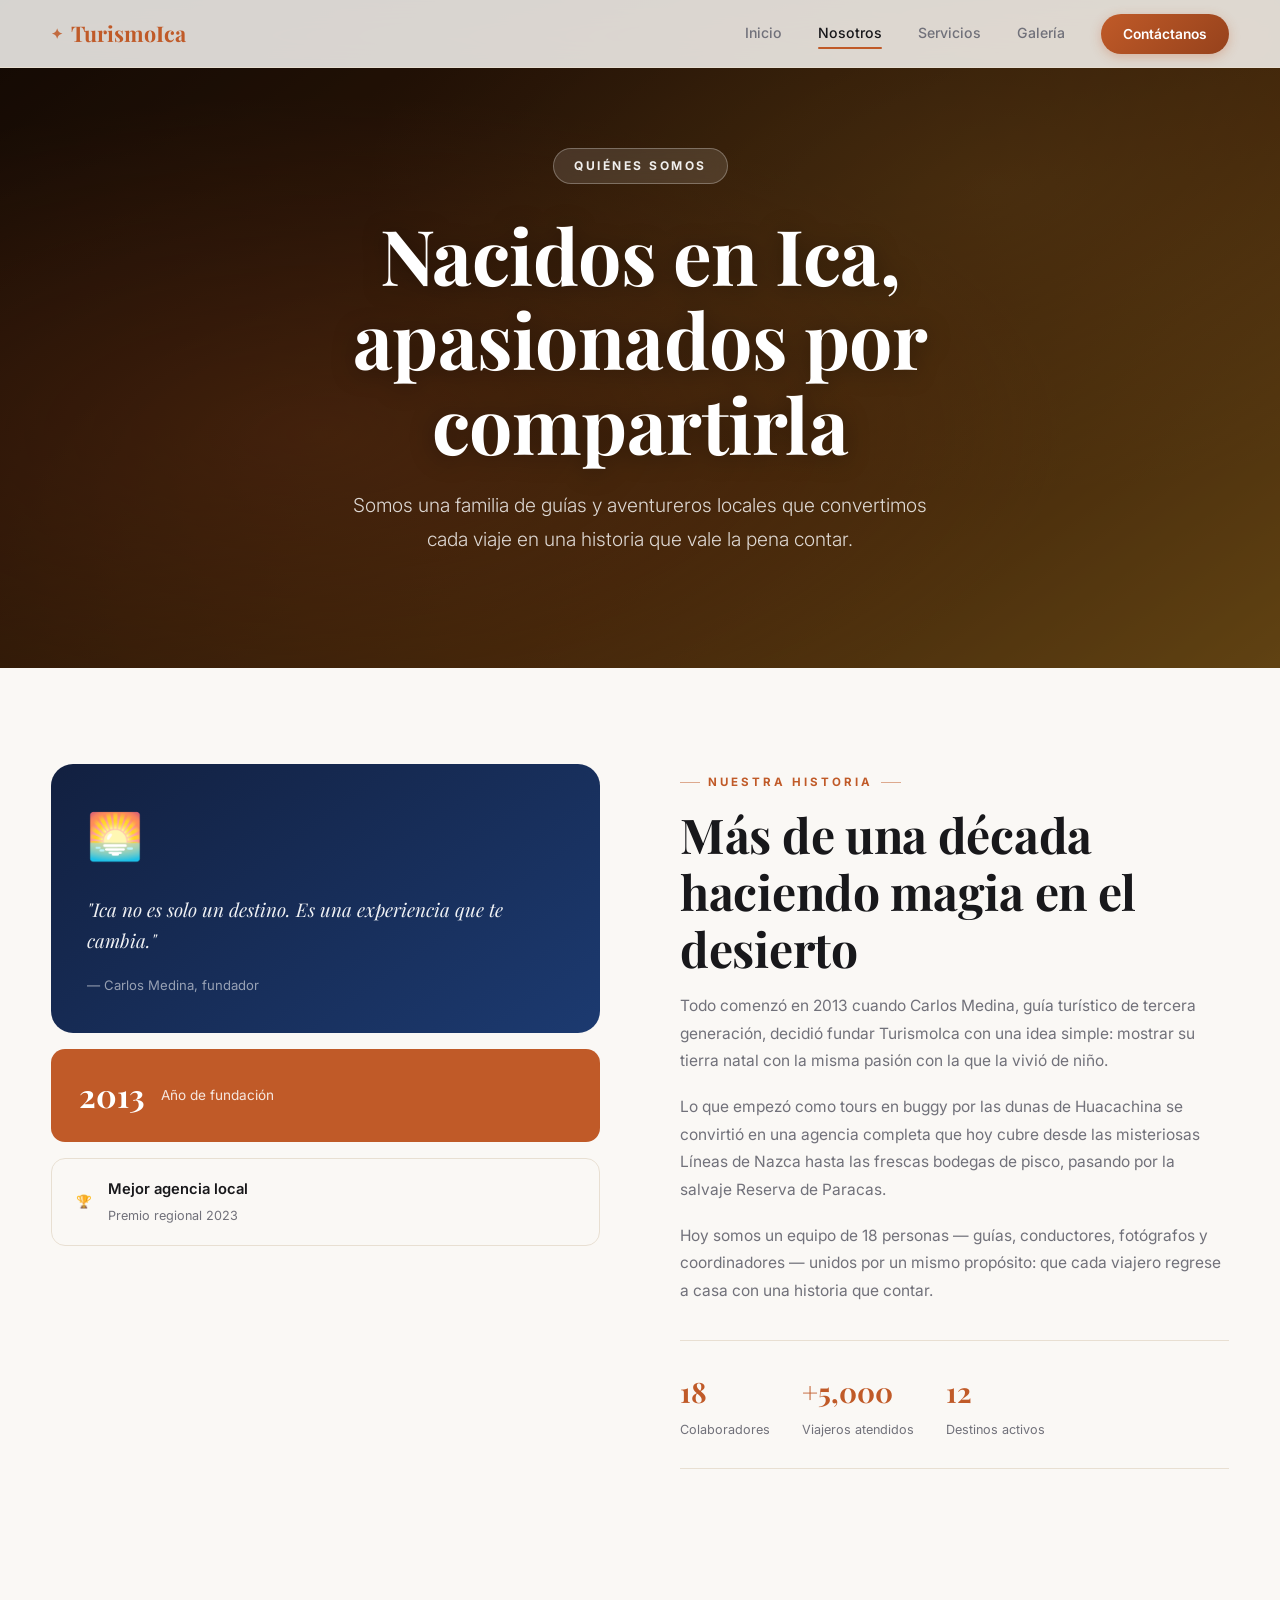
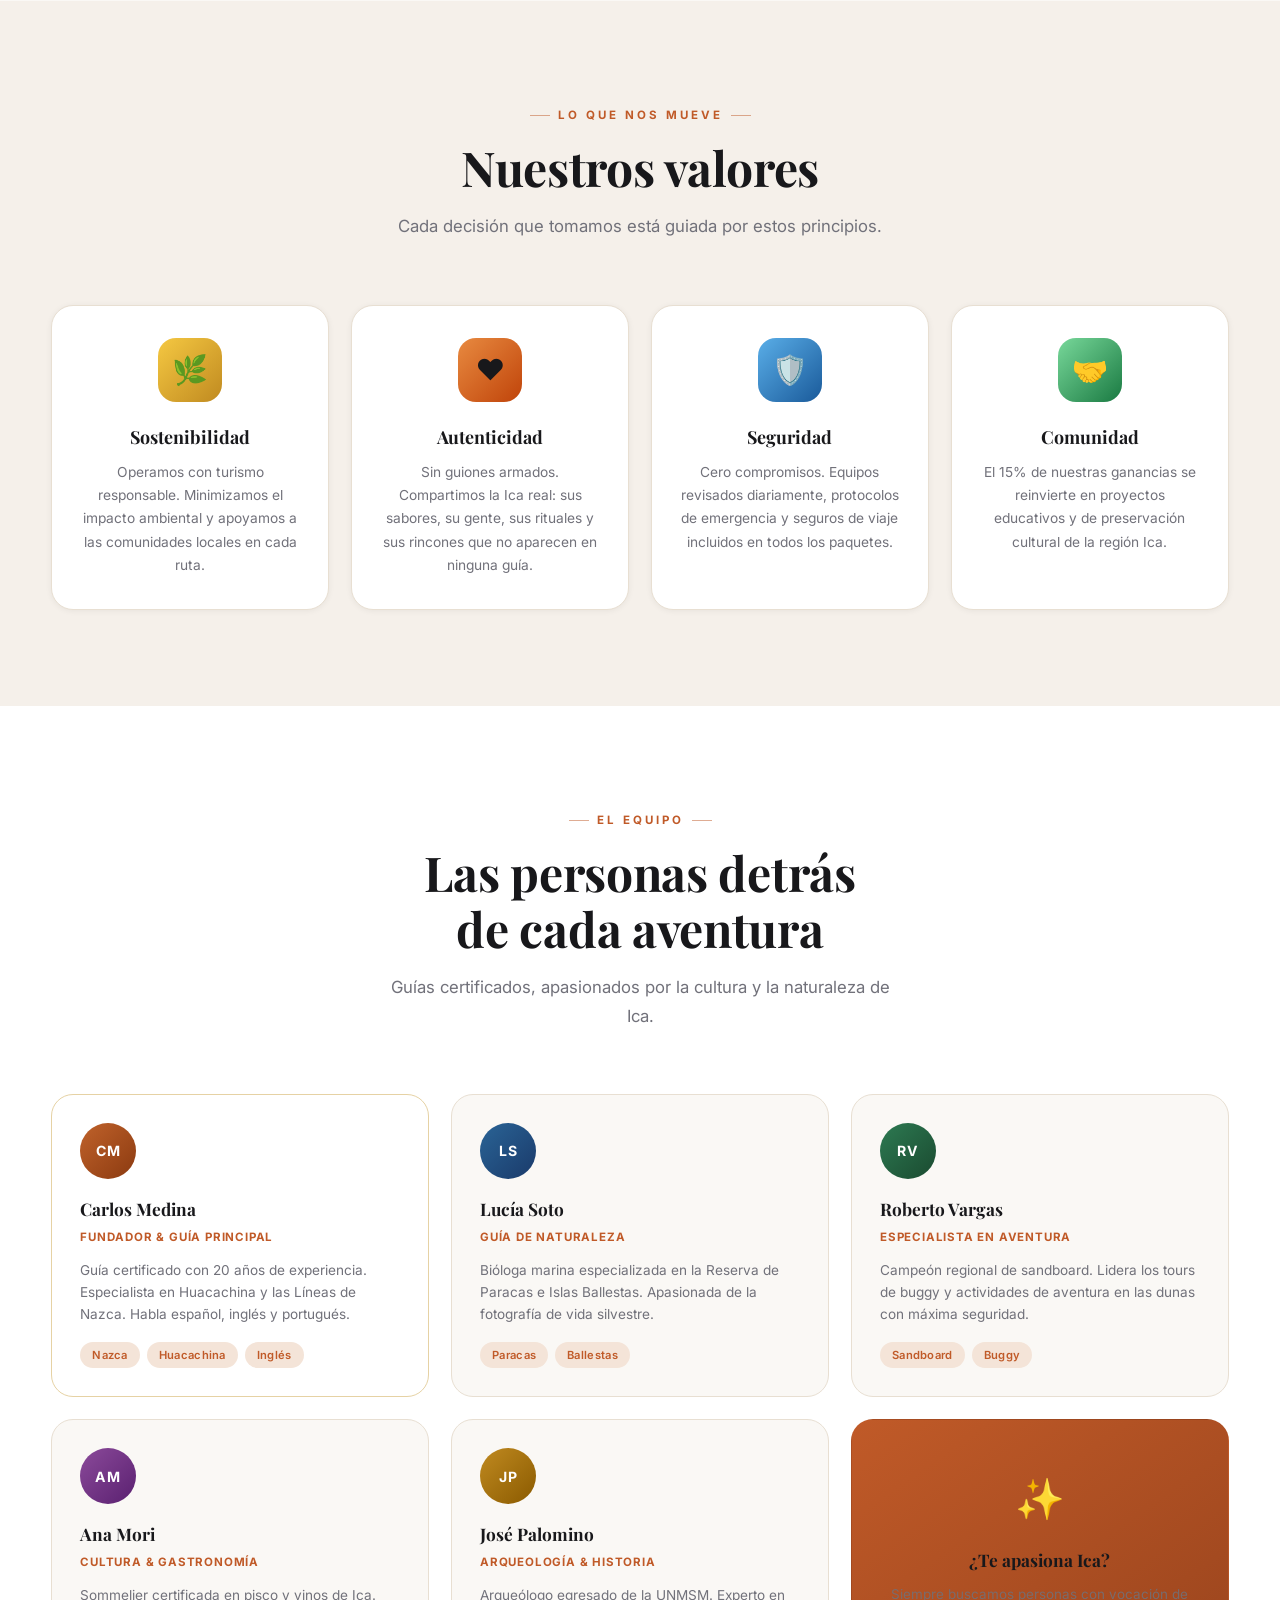
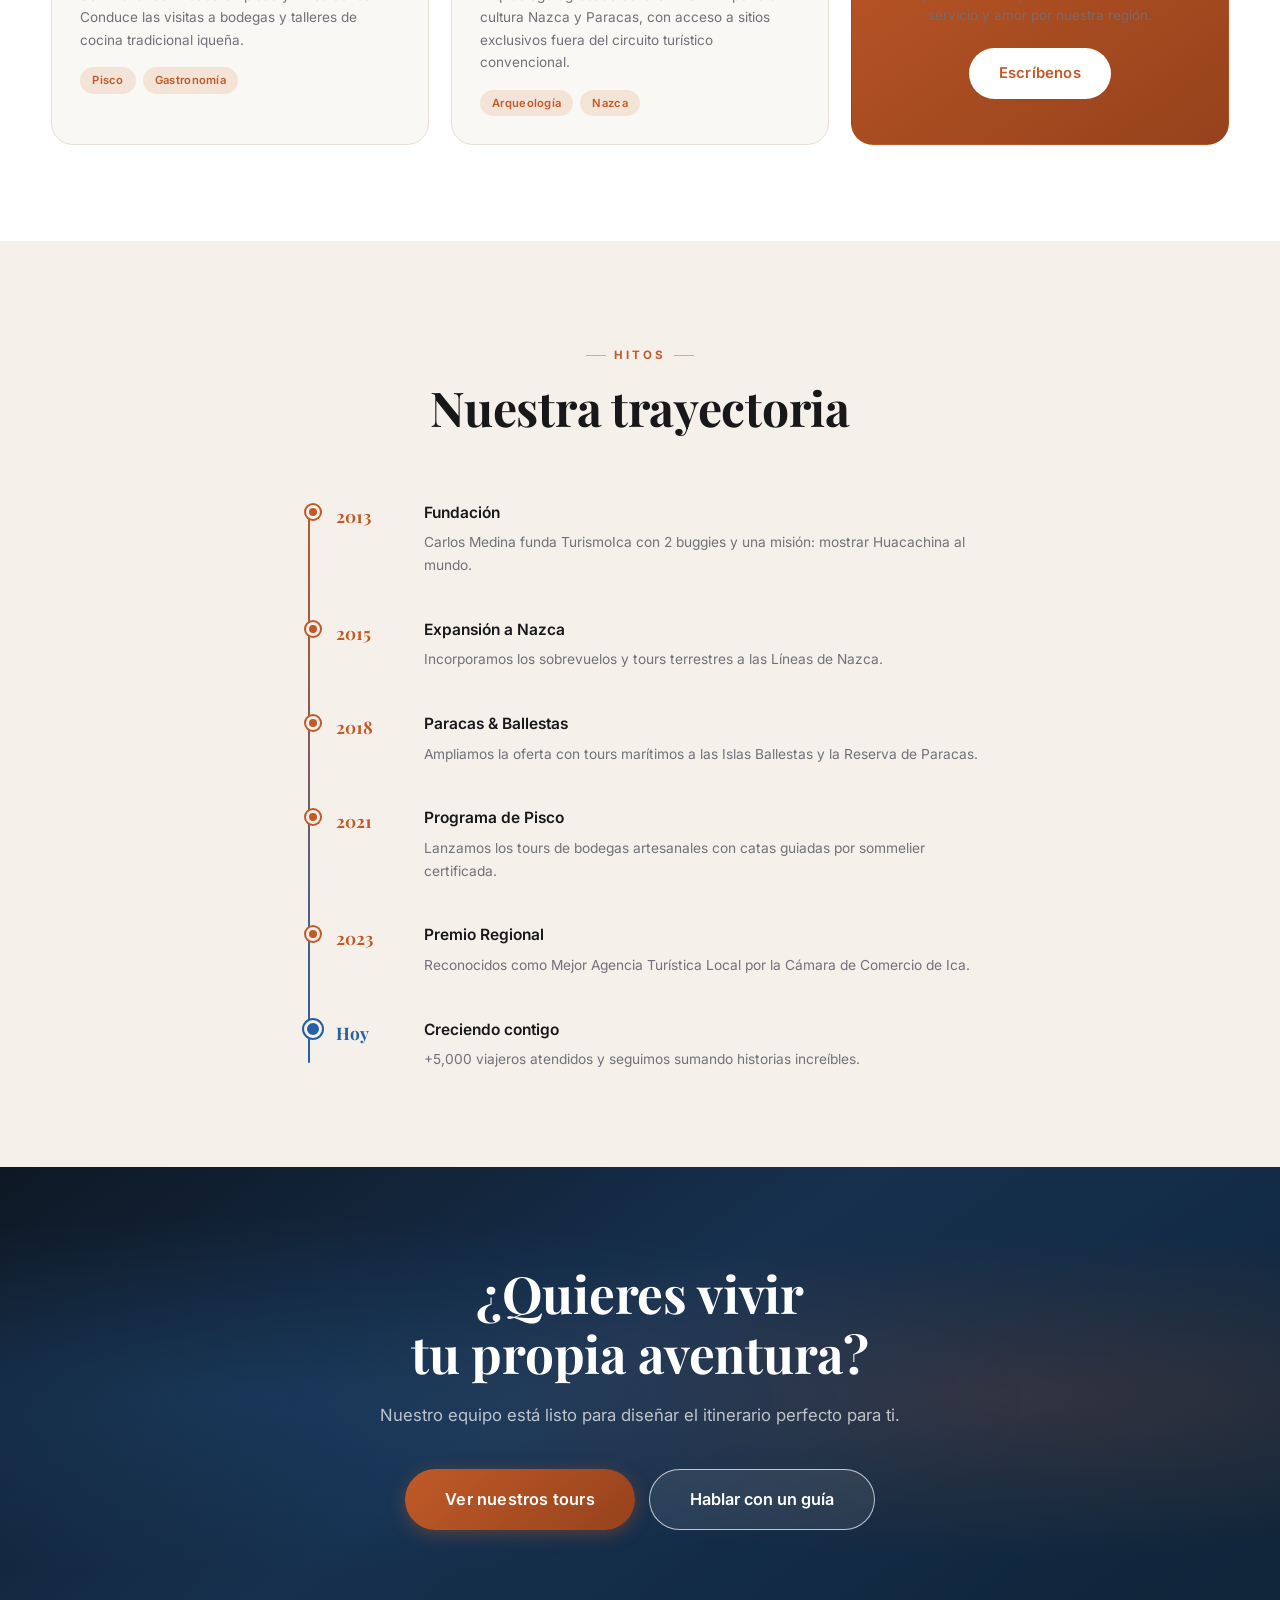
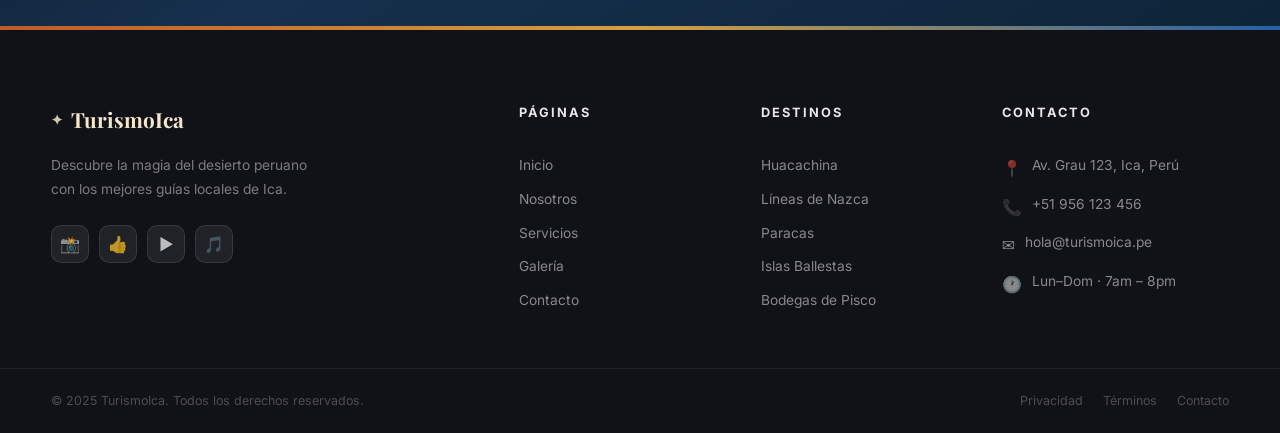
<file: nosotros.html>
<!DOCTYPE html>
<html lang="es">
<head>
  <meta charset="UTF-8" />
  <meta name="viewport" content="width=device-width, initial-scale=1.0" />
  <title>Nosotros — TurismoIca</title>
  <link rel="stylesheet" href="css/estilos.css" />
  <link rel="preconnect" href="https://fonts.googleapis.com" />
  <link rel="preconnect" href="https://fonts.gstatic.com" crossorigin />
  <link href="https://fonts.googleapis.com/css2?family=Playfair+Display:wght@400;600;700&family=Inter:wght@300;400;500;600&display=swap" rel="stylesheet" />
</head>
<body>

  <!-- NAVBAR -->
  <header class="navbar">
    <div class="container nav-inner">
      <a href="index.html" class="logo">
        <span class="logo-icon">✦</span> TurismoIca
      </a>
      <nav class="nav-links">
        <a href="index.html">Inicio</a>
        <a href="nosotros.html" class="active">Nosotros</a>
        <a href="servicios.html">Servicios</a>
        <a href="galeria.html">Galería</a>
        <a href="contacto.html" class="btn-nav">Contáctanos</a>
      </nav>
      <button class="nav-toggle" id="navToggle" aria-label="Abrir menú">
        <span></span><span></span><span></span>
      </button>
    </div>
  </header>
  <nav class="nav-mobile" id="navMobile">
    <a href="index.html">Inicio</a>
    <a href="nosotros.html" class="active">Nosotros</a>
    <a href="servicios.html">Servicios</a>
    <a href="galeria.html">Galería</a>
    <a href="contacto.html" class="btn-nav-mobile">Contáctanos</a>
  </nav>

  <!-- PAGE HERO -->
  <section class="page-hero">
    <div class="page-hero-overlay"></div>
    <div class="page-hero-content">
      <span class="hero-badge">Quiénes somos</span>
      <h1 class="hero-title">Nacidos en Ica,<br />apasionados por compartirla</h1>
      <p class="hero-sub">Somos una familia de guías y aventureros locales que convertimos cada viaje en una historia que vale la pena contar.</p>
    </div>
  </section>

  <!-- HISTORIA -->
  <section class="section">
    <div class="container historia-inner">
      <div class="historia-visual">
        <div class="historia-card-main">
          <div class="historia-emoji">🌅</div>
          <blockquote>
            "Ica no es solo un destino. Es una experiencia que te cambia."
          </blockquote>
          <cite>— Carlos Medina, fundador</cite>
        </div>
        <div class="historia-card-year">
          <strong>2013</strong>
          <span>Año de fundación</span>
        </div>
        <div class="historia-card-award">
          <span class="award-icon">🏆</span>
          <div>
            <strong>Mejor agencia local</strong>
            <span>Premio regional 2023</span>
          </div>
        </div>
      </div>

      <div class="historia-text">
        <span class="section-tag">Nuestra historia</span>
        <h2 class="section-title" style="text-align:left;">Más de una década<br />haciendo magia en el desierto</h2>
        <p>Todo comenzó en 2013 cuando Carlos Medina, guía turístico de tercera generación, decidió fundar TurismoIca con una idea simple: mostrar su tierra natal con la misma pasión con la que la vivió de niño.</p>
        <p>Lo que empezó como tours en buggy por las dunas de Huacachina se convirtió en una agencia completa que hoy cubre desde las misteriosas Líneas de Nazca hasta las frescas bodegas de pisco, pasando por la salvaje Reserva de Paracas.</p>
        <p>Hoy somos un equipo de 18 personas — guías, conductores, fotógrafos y coordinadores — unidos por un mismo propósito: que cada viajero regrese a casa con una historia que contar.</p>
        <div class="historia-nums">
          <div class="hnum">
            <strong>18</strong>
            <span>Colaboradores</span>
          </div>
          <div class="hnum">
            <strong>+5,000</strong>
            <span>Viajeros atendidos</span>
          </div>
          <div class="hnum">
            <strong>12</strong>
            <span>Destinos activos</span>
          </div>
        </div>
      </div>
    </div>
  </section>

  <!-- VALORES -->
  <section class="section valores-section">
    <div class="container">
      <div class="section-header">
        <span class="section-tag">Lo que nos mueve</span>
        <h2 class="section-title">Nuestros valores</h2>
        <p class="section-desc">Cada decisión que tomamos está guiada por estos principios.</p>
      </div>
      <div class="valores-grid">
        <div class="valor-card">
          <div class="valor-icon" style="background: linear-gradient(135deg, #f5c842, #c08a20);">🌿</div>
          <h3>Sostenibilidad</h3>
          <p>Operamos con turismo responsable. Minimizamos el impacto ambiental y apoyamos a las comunidades locales en cada ruta.</p>
        </div>
        <div class="valor-card">
          <div class="valor-icon" style="background: linear-gradient(135deg, #e88a40, #c0440a);">❤️</div>
          <h3>Autenticidad</h3>
          <p>Sin guiones armados. Compartimos la Ica real: sus sabores, su gente, sus rituales y sus rincones que no aparecen en ninguna guía.</p>
        </div>
        <div class="valor-card">
          <div class="valor-icon" style="background: linear-gradient(135deg, #5aaee8, #1a5a9a);">🛡️</div>
          <h3>Seguridad</h3>
          <p>Cero compromisos. Equipos revisados diariamente, protocolos de emergencia y seguros de viaje incluidos en todos los paquetes.</p>
        </div>
        <div class="valor-card">
          <div class="valor-icon" style="background: linear-gradient(135deg, #78d89a, #1a7a42);">🤝</div>
          <h3>Comunidad</h3>
          <p>El 15% de nuestras ganancias se reinvierte en proyectos educativos y de preservación cultural de la región Ica.</p>
        </div>
      </div>
    </div>
  </section>

  <!-- EQUIPO -->
  <section class="section equipo-section">
    <div class="container">
      <div class="section-header">
        <span class="section-tag">El equipo</span>
        <h2 class="section-title">Las personas detrás<br />de cada aventura</h2>
        <p class="section-desc">Guías certificados, apasionados por la cultura y la naturaleza de Ica.</p>
      </div>
      <div class="equipo-grid">

        <div class="miembro-card miembro-featured">
          <div class="miembro-avatar" style="background: linear-gradient(135deg, #c0622b, #8b3a10);">CM</div>
          <div class="miembro-info">
            <h3>Carlos Medina</h3>
            <span class="miembro-rol">Fundador &amp; Guía Principal</span>
            <p>Guía certificado con 20 años de experiencia. Especialista en Huacachina y las Líneas de Nazca. Habla español, inglés y portugués.</p>
            <div class="miembro-tags">
              <span>Nazca</span>
              <span>Huacachina</span>
              <span>Inglés</span>
            </div>
          </div>
        </div>

        <div class="miembro-card">
          <div class="miembro-avatar" style="background: linear-gradient(135deg, #2a6496, #1a3a6a);">LS</div>
          <h3>Lucía Soto</h3>
          <span class="miembro-rol">Guía de Naturaleza</span>
          <p>Bióloga marina especializada en la Reserva de Paracas e Islas Ballestas. Apasionada de la fotografía de vida silvestre.</p>
          <div class="miembro-tags">
            <span>Paracas</span>
            <span>Ballestas</span>
          </div>
        </div>

        <div class="miembro-card">
          <div class="miembro-avatar" style="background: linear-gradient(135deg, #2d7a52, #1a4a30);">RV</div>
          <h3>Roberto Vargas</h3>
          <span class="miembro-rol">Especialista en Aventura</span>
          <p>Campeón regional de sandboard. Lidera los tours de buggy y actividades de aventura en las dunas con máxima seguridad.</p>
          <div class="miembro-tags">
            <span>Sandboard</span>
            <span>Buggy</span>
          </div>
        </div>

        <div class="miembro-card">
          <div class="miembro-avatar" style="background: linear-gradient(135deg, #8b4a9a, #5a2070);">AM</div>
          <h3>Ana Mori</h3>
          <span class="miembro-rol">Cultura &amp; Gastronomía</span>
          <p>Sommelier certificada en pisco y vinos de Ica. Conduce las visitas a bodegas y talleres de cocina tradicional iqueña.</p>
          <div class="miembro-tags">
            <span>Pisco</span>
            <span>Gastronomía</span>
          </div>
        </div>

        <div class="miembro-card">
          <div class="miembro-avatar" style="background: linear-gradient(135deg, #c08a20, #8a5a00);">JP</div>
          <h3>José Palomino</h3>
          <span class="miembro-rol">Arqueología &amp; Historia</span>
          <p>Arqueólogo egresado de la UNMSM. Experto en cultura Nazca y Paracas, con acceso a sitios exclusivos fuera del circuito turístico convencional.</p>
          <div class="miembro-tags">
            <span>Arqueología</span>
            <span>Nazca</span>
          </div>
        </div>

        <div class="miembro-card miembro-join">
          <div class="join-inner">
            <span class="join-emoji">✨</span>
            <h3>¿Te apasiona Ica?</h3>
            <p>Siempre buscamos personas con vocación de servicio y amor por nuestra región.</p>
            <a href="contacto.html" class="btn-primary">Escríbenos</a>
          </div>
        </div>

      </div>
    </div>
  </section>

  <!-- TIMELINE -->
  <section class="section timeline-section">
    <div class="container">
      <div class="section-header">
        <span class="section-tag">Hitos</span>
        <h2 class="section-title">Nuestra trayectoria</h2>
      </div>
      <div class="timeline">
        <div class="timeline-item">
          <div class="timeline-dot"></div>
          <div class="timeline-year">2013</div>
          <div class="timeline-content">
            <h4>Fundación</h4>
            <p>Carlos Medina funda TurismoIca con 2 buggies y una misión: mostrar Huacachina al mundo.</p>
          </div>
        </div>
        <div class="timeline-item">
          <div class="timeline-dot"></div>
          <div class="timeline-year">2015</div>
          <div class="timeline-content">
            <h4>Expansión a Nazca</h4>
            <p>Incorporamos los sobrevuelos y tours terrestres a las Líneas de Nazca.</p>
          </div>
        </div>
        <div class="timeline-item">
          <div class="timeline-dot"></div>
          <div class="timeline-year">2018</div>
          <div class="timeline-content">
            <h4>Paracas &amp; Ballestas</h4>
            <p>Ampliamos la oferta con tours marítimos a las Islas Ballestas y la Reserva de Paracas.</p>
          </div>
        </div>
        <div class="timeline-item">
          <div class="timeline-dot"></div>
          <div class="timeline-year">2021</div>
          <div class="timeline-content">
            <h4>Programa de Pisco</h4>
            <p>Lanzamos los tours de bodegas artesanales con catas guiadas por sommelier certificada.</p>
          </div>
        </div>
        <div class="timeline-item">
          <div class="timeline-dot"></div>
          <div class="timeline-year">2023</div>
          <div class="timeline-content">
            <h4>Premio Regional</h4>
            <p>Reconocidos como Mejor Agencia Turística Local por la Cámara de Comercio de Ica.</p>
          </div>
        </div>
        <div class="timeline-item timeline-item-last">
          <div class="timeline-dot timeline-dot-active"></div>
          <div class="timeline-year timeline-year-active">Hoy</div>
          <div class="timeline-content">
            <h4>Creciendo contigo</h4>
            <p>+5,000 viajeros atendidos y seguimos sumando historias increíbles.</p>
          </div>
        </div>
      </div>
    </div>
  </section>

  <!-- CTA -->
  <section class="cta-section">
    <div class="container cta-inner">
      <h2>¿Quieres vivir<br />tu propia aventura?</h2>
      <p>Nuestro equipo está listo para diseñar el itinerario perfecto para ti.</p>
      <div class="cta-actions">
        <a href="servicios.html" class="btn-primary btn-lg">Ver nuestros tours</a>
        <a href="contacto.html" class="btn-outline btn-lg">Hablar con un guía</a>
      </div>
    </div>
  </section>

  <!-- FOOTER -->
  <footer class="footer">
    <div class="footer-top-bar"></div>
    <div class="footer-main">
      <div class="container footer-inner">
        <div class="footer-brand">
          <a href="index.html" class="logo logo-light">
            <span class="logo-icon">✦</span> TurismoIca
          </a>
          <p>Descubre la magia del desierto peruano con los mejores guías locales de Ica.</p>
          <div class="footer-social">
            <a href="#" class="social-btn" aria-label="Instagram">📸</a>
            <a href="#" class="social-btn" aria-label="Facebook">👍</a>
            <a href="#" class="social-btn" aria-label="YouTube">▶️</a>
            <a href="#" class="social-btn" aria-label="TikTok">🎵</a>
          </div>
        </div>
        <div class="footer-col">
          <h4>Páginas</h4>
          <a href="index.html">Inicio</a>
          <a href="nosotros.html">Nosotros</a>
          <a href="servicios.html">Servicios</a>
          <a href="galeria.html">Galería</a>
          <a href="contacto.html">Contacto</a>
        </div>
        <div class="footer-col">
          <h4>Destinos</h4>
          <a href="servicios.html">Huacachina</a>
          <a href="servicios.html">Líneas de Nazca</a>
          <a href="servicios.html">Paracas</a>
          <a href="servicios.html">Islas Ballestas</a>
          <a href="servicios.html">Bodegas de Pisco</a>
        </div>
        <div class="footer-col">
          <h4>Contacto</h4>
          <div class="footer-contact-item"><span>📍</span><span>Av. Grau 123, Ica, Perú</span></div>
          <div class="footer-contact-item"><span>📞</span><span>+51 956 123 456</span></div>
          <div class="footer-contact-item"><span>✉️</span><span>hola@turismoica.pe</span></div>
          <div class="footer-contact-item"><span>🕐</span><span>Lun–Dom · 7am – 8pm</span></div>
        </div>
      </div>
    </div>
    <div class="container footer-bottom">
      <p>© 2025 TurismoIca. Todos los derechos reservados.</p>
      <div class="footer-bottom-links">
        <a href="#">Privacidad</a>
        <a href="#">Términos</a>
        <a href="contacto.html">Contacto</a>
      </div>
    </div>
  </footer>

  <button class="scroll-top" id="scrollTop" aria-label="Volver arriba">↑</button>
  <script>
    const _nav = document.querySelector('.navbar');
    const _top = document.getElementById('scrollTop');
    const _tog = document.getElementById('navToggle');
    const _mob = document.getElementById('navMobile');
    window.addEventListener('scroll', () => {
      _nav.classList.toggle('scrolled', window.scrollY > 20);
      _top.classList.toggle('visible', window.scrollY > 300);
    }, { passive: true });
    _top.addEventListener('click', () => window.scrollTo({ top: 0, behavior: 'smooth' }));
    _tog.addEventListener('click', () => { _tog.classList.toggle('open'); _mob.classList.toggle('open'); });
    document.addEventListener('click', e => {
      if (!_tog.contains(e.target) && !_mob.contains(e.target)) {
        _tog.classList.remove('open'); _mob.classList.remove('open');
      }
    });
  </script>

</body>
</html>
</file>
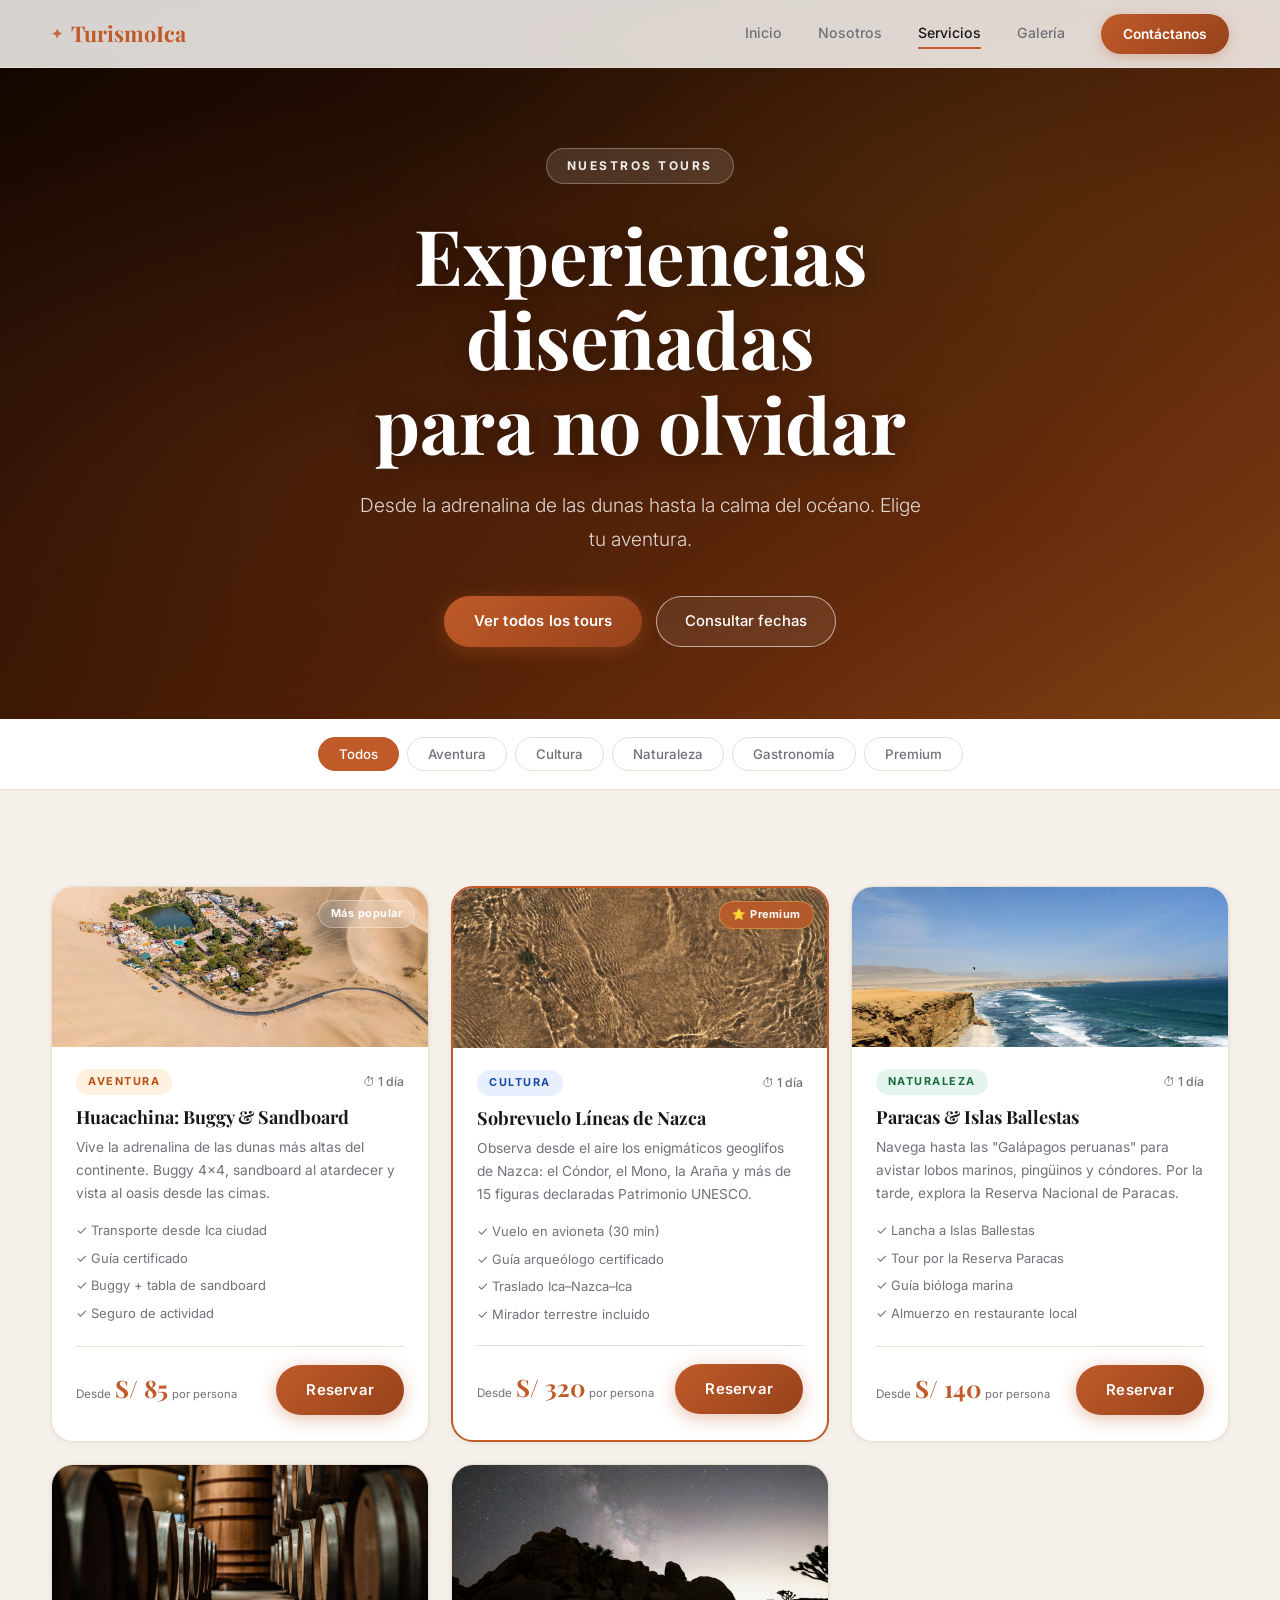
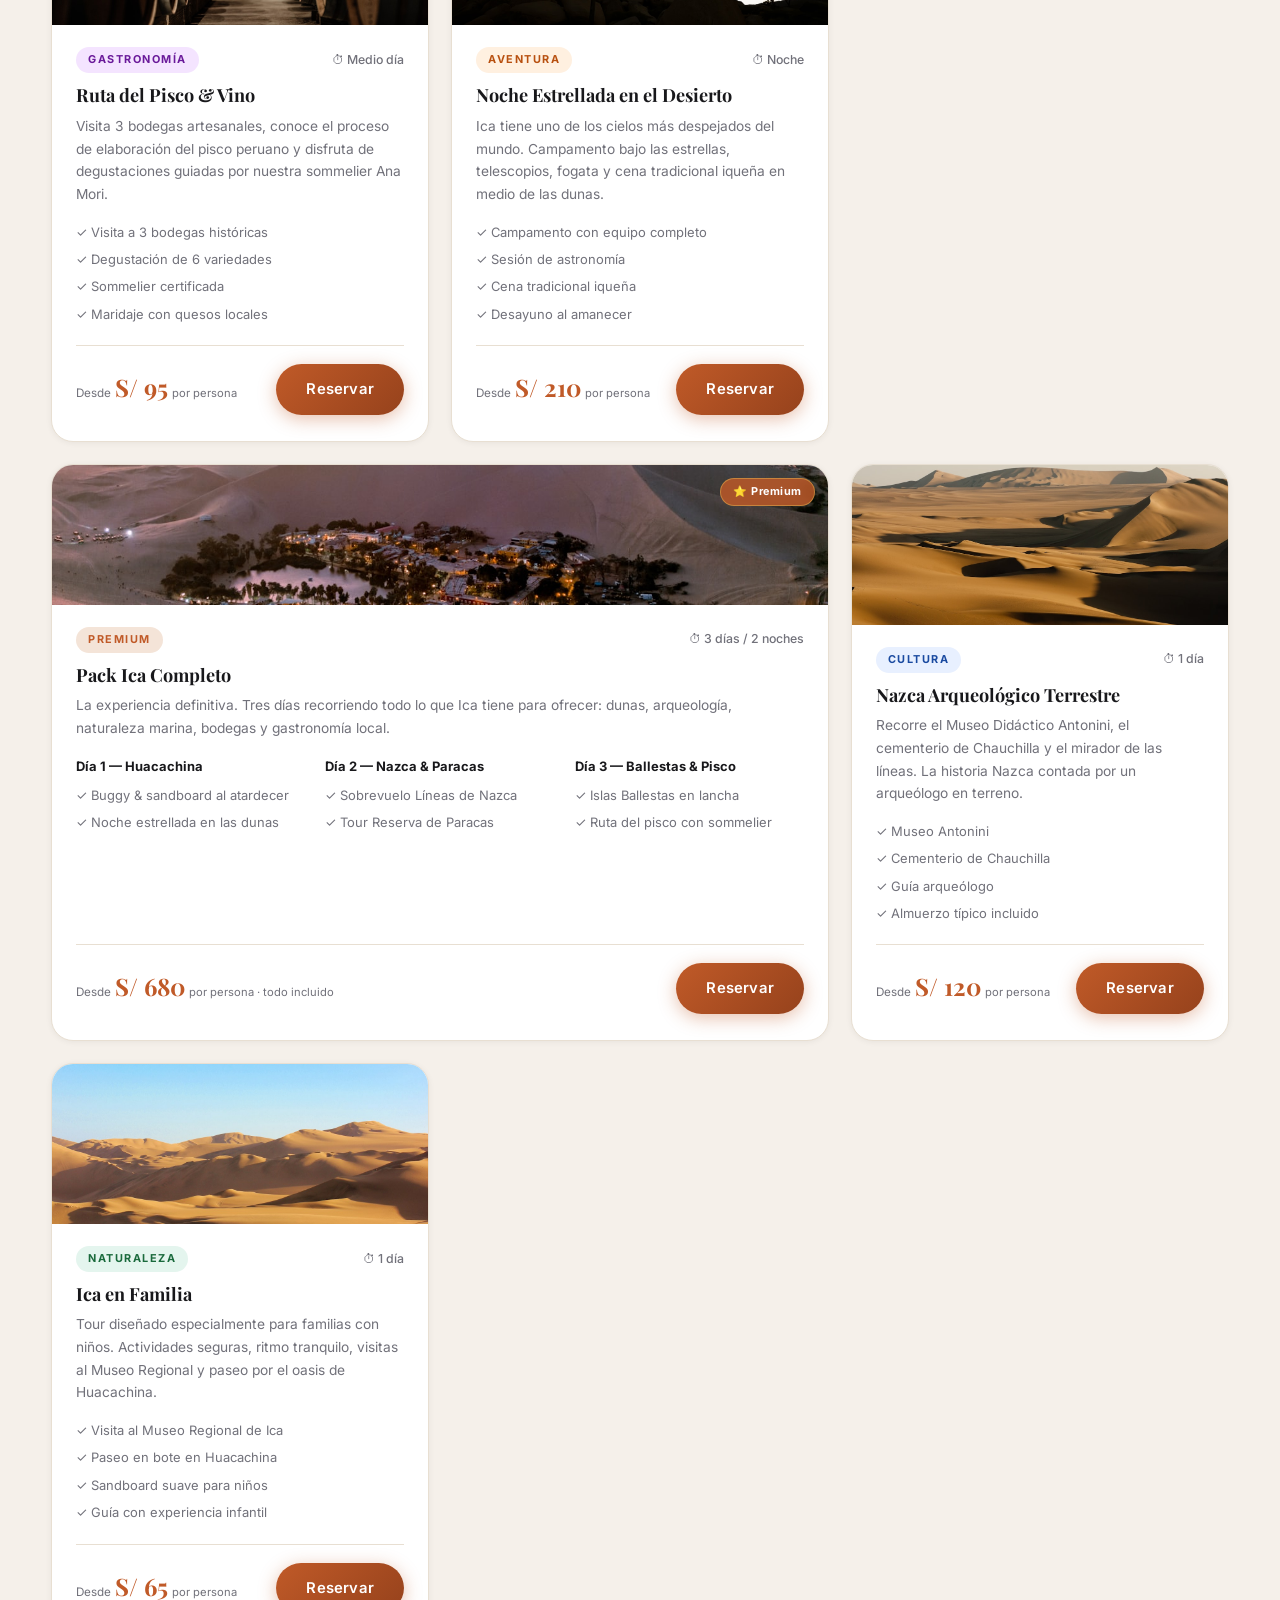
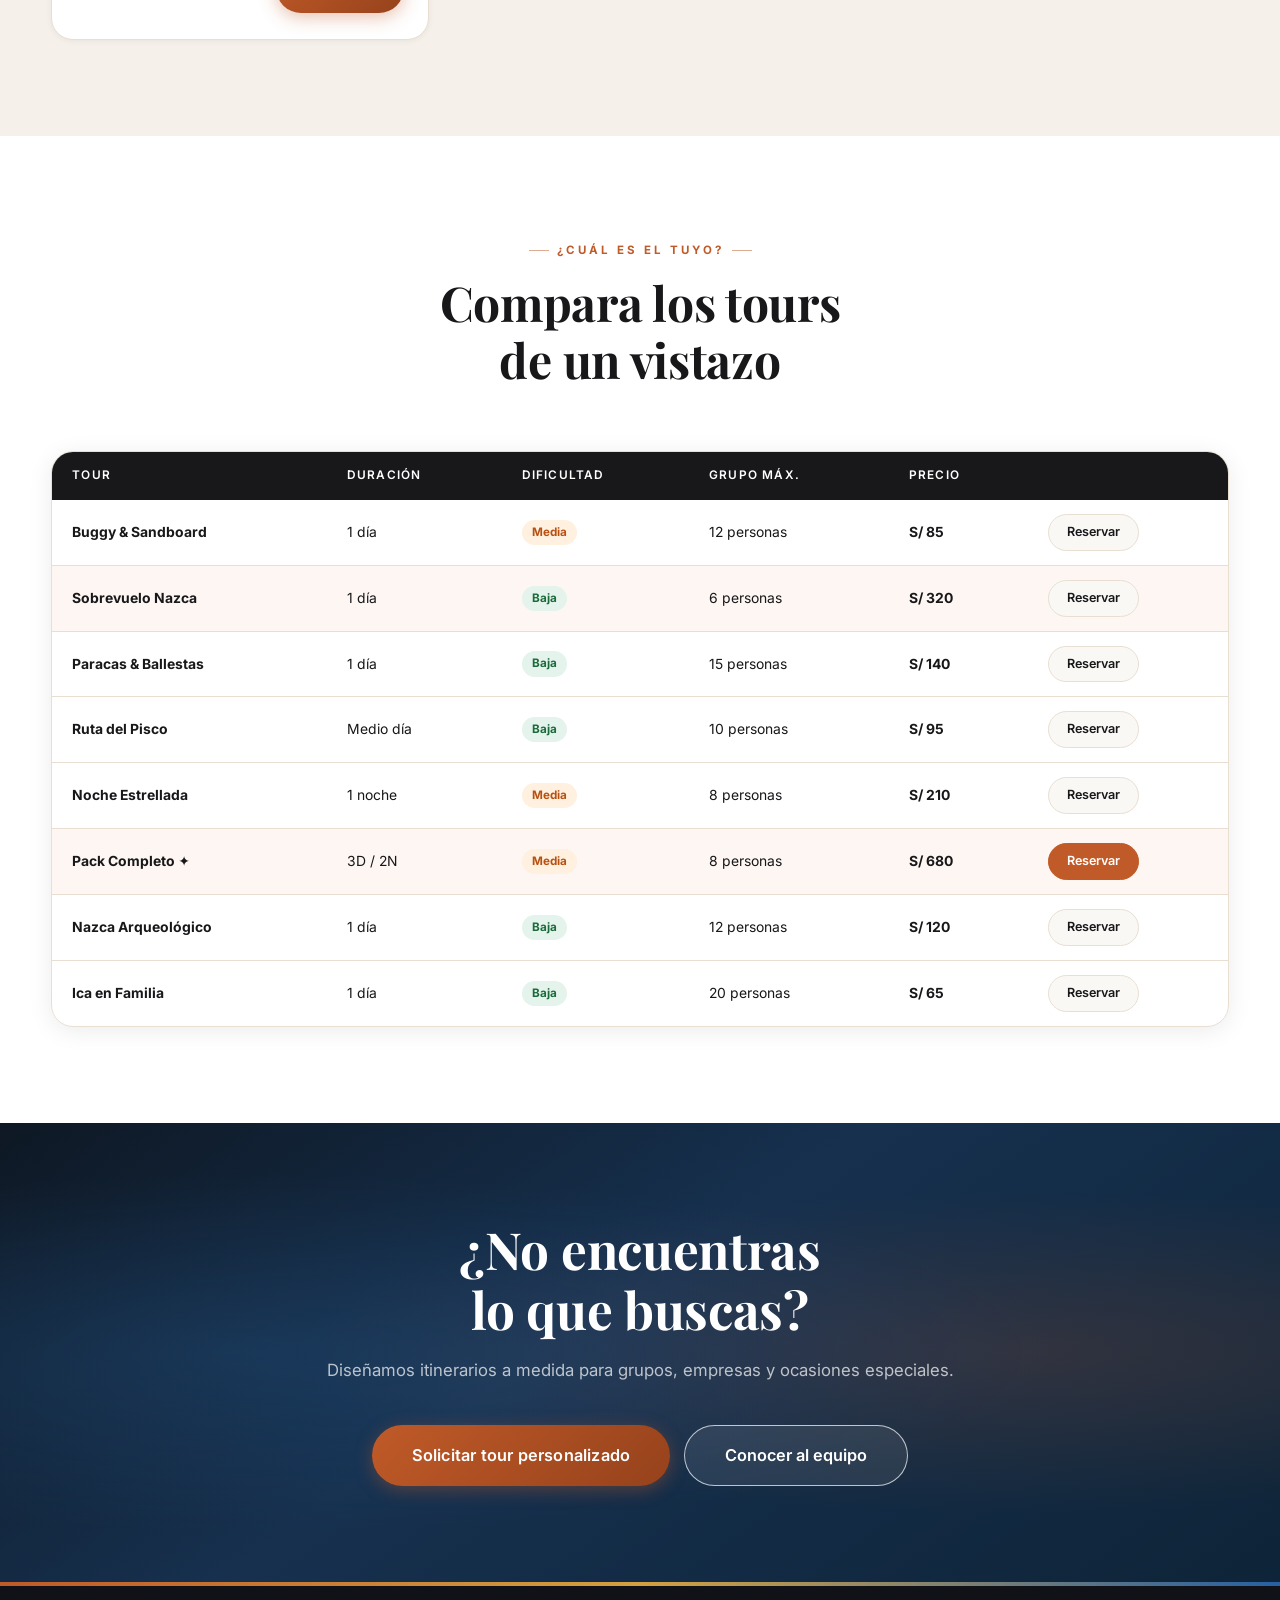
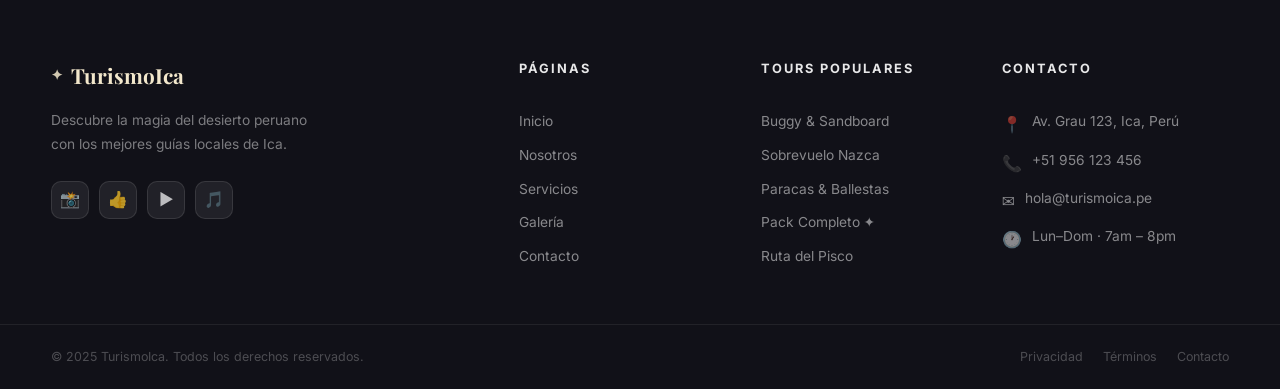
<file: servicios.html>
<!DOCTYPE html>
<html lang="es">
<head>
  <meta charset="UTF-8" />
  <meta name="viewport" content="width=device-width, initial-scale=1.0" />
  <title>Servicios — TurismoIca</title>
  <link rel="stylesheet" href="css/estilos.css" />
  <link rel="preconnect" href="https://fonts.googleapis.com" />
  <link rel="preconnect" href="https://fonts.gstatic.com" crossorigin />
  <link href="https://fonts.googleapis.com/css2?family=Playfair+Display:wght@400;600;700&family=Inter:wght@300;400;500;600&display=swap" rel="stylesheet" />
</head>
<body>

  <!-- NAVBAR -->
  <header class="navbar">
    <div class="container nav-inner">
      <a href="index.html" class="logo">
        <span class="logo-icon">✦</span> TurismoIca
      </a>
      <nav class="nav-links">
        <a href="index.html">Inicio</a>
        <a href="nosotros.html">Nosotros</a>
        <a href="servicios.html" class="active">Servicios</a>
        <a href="galeria.html">Galería</a>
        <a href="contacto.html" class="btn-nav">Contáctanos</a>
      </nav>
      <button class="nav-toggle" id="navToggle" aria-label="Abrir menú">
        <span></span><span></span><span></span>
      </button>
    </div>
  </header>
  <nav class="nav-mobile" id="navMobile">
    <a href="index.html">Inicio</a>
    <a href="nosotros.html">Nosotros</a>
    <a href="servicios.html" class="active">Servicios</a>
    <a href="galeria.html">Galería</a>
    <a href="contacto.html" class="btn-nav-mobile">Contáctanos</a>
  </nav>

  <!-- PAGE HERO -->
  <section class="page-hero page-hero-servicios">
    <div class="page-hero-overlay"></div>
    <div class="page-hero-content">
      <span class="hero-badge">Nuestros tours</span>
      <h1 class="hero-title">Experiencias diseñadas<br />para no olvidar</h1>
      <p class="hero-sub">Desde la adrenalina de las dunas hasta la calma del océano. Elige tu aventura.</p>
      <div class="hero-actions">
        <a href="#tours" class="btn-primary">Ver todos los tours</a>
        <a href="contacto.html" class="btn-ghost">Consultar fechas</a>
      </div>
    </div>
  </section>

  <!-- FILTROS DE TOURS -->
  <section class="galeria-filters-section">
    <div class="container">
      <div class="galeria-filters" id="tourFiltros">
        <button class="filter-btn active" data-filter="todos">Todos</button>
        <button class="filter-btn" data-filter="aventura">Aventura</button>
        <button class="filter-btn" data-filter="cultura">Cultura</button>
        <button class="filter-btn" data-filter="naturaleza">Naturaleza</button>
        <button class="filter-btn" data-filter="gastronomia">Gastronomía</button>
        <button class="filter-btn" data-filter="premium">Premium</button>
      </div>
    </div>
  </section>

  <!-- TOURS -->
  <section class="section servicios-section" id="tours">
    <div class="container">

      <div class="tours-grid" id="toursGrid">

        <!-- TOUR 1: HUACACHINA CLÁSICO -->
        <article class="tour-card" data-cat="aventura">
          <div class="tour-header">
            <img src="img/huacachina-aerea.jpg" alt="Oasis de Huacachina" loading="lazy" />
            <div class="tour-badge-popular">Más popular</div>
          </div>
          <div class="tour-body">
            <div class="tour-meta">
              <span class="tour-cat cat-aventura">Aventura</span>
              <span class="tour-duracion">⏱ 1 día</span>
            </div>
            <h3>Huacachina: Buggy &amp; Sandboard</h3>
            <p>Vive la adrenalina de las dunas más altas del continente. Buggy 4x4, sandboard al atardecer y vista al oasis desde las cimas.</p>
            <ul class="tour-incluye">
              <li>✓ Transporte desde Ica ciudad</li>
              <li>✓ Guía certificado</li>
              <li>✓ Buggy + tabla de sandboard</li>
              <li>✓ Seguro de actividad</li>
            </ul>
            <div class="tour-footer">
              <div class="tour-precio">
                <span class="precio-desde">Desde</span>
                <strong>S/ 85</strong>
                <span class="precio-pp">por persona</span>
              </div>
              <a href="contacto.html" class="btn-primary">Reservar</a>
            </div>
          </div>
        </article>

        <!-- TOUR 2: NAZCA SOBREVUELO -->
        <article class="tour-card tour-card-highlight" data-cat="cultura">
          <div class="tour-header">
            <img src="img/nazca-lineas.jpg" alt="Líneas de Nazca" loading="lazy" />
            <div class="tour-badge-popular tour-badge-premium">⭐ Premium</div>
          </div>
          <div class="tour-body">
            <div class="tour-meta">
              <span class="tour-cat cat-cultura">Cultura</span>
              <span class="tour-duracion">⏱ 1 día</span>
            </div>
            <h3>Sobrevuelo Líneas de Nazca</h3>
            <p>Observa desde el aire los enigmáticos geoglifos de Nazca: el Cóndor, el Mono, la Araña y más de 15 figuras declaradas Patrimonio UNESCO.</p>
            <ul class="tour-incluye">
              <li>✓ Vuelo en avioneta (30 min)</li>
              <li>✓ Guía arqueólogo certificado</li>
              <li>✓ Traslado Ica–Nazca–Ica</li>
              <li>✓ Mirador terrestre incluido</li>
            </ul>
            <div class="tour-footer">
              <div class="tour-precio">
                <span class="precio-desde">Desde</span>
                <strong>S/ 320</strong>
                <span class="precio-pp">por persona</span>
              </div>
              <a href="contacto.html" class="btn-primary">Reservar</a>
            </div>
          </div>
        </article>

        <!-- TOUR 3: PARACAS + BALLESTAS -->
        <article class="tour-card" data-cat="naturaleza">
          <div class="tour-header">
            <img src="img/paracas-costa.jpg" alt="Reserva de Paracas" loading="lazy" />
          </div>
          <div class="tour-body">
            <div class="tour-meta">
              <span class="tour-cat cat-naturaleza">Naturaleza</span>
              <span class="tour-duracion">⏱ 1 día</span>
            </div>
            <h3>Paracas &amp; Islas Ballestas</h3>
            <p>Navega hasta las "Galápagos peruanas" para avistar lobos marinos, pingüinos y cóndores. Por la tarde, explora la Reserva Nacional de Paracas.</p>
            <ul class="tour-incluye">
              <li>✓ Lancha a Islas Ballestas</li>
              <li>✓ Tour por la Reserva Paracas</li>
              <li>✓ Guía bióloga marina</li>
              <li>✓ Almuerzo en restaurante local</li>
            </ul>
            <div class="tour-footer">
              <div class="tour-precio">
                <span class="precio-desde">Desde</span>
                <strong>S/ 140</strong>
                <span class="precio-pp">por persona</span>
              </div>
              <a href="contacto.html" class="btn-primary">Reservar</a>
            </div>
          </div>
        </article>

        <!-- TOUR 4: RUTA DEL PISCO -->
        <article class="tour-card" data-cat="gastronomia">
          <div class="tour-header">
            <img src="img/bodega-pisco.jpg" alt="Bodega artesanal de pisco" loading="lazy" />
          </div>
          <div class="tour-body">
            <div class="tour-meta">
              <span class="tour-cat cat-gastronomia">Gastronomía</span>
              <span class="tour-duracion">⏱ Medio día</span>
            </div>
            <h3>Ruta del Pisco &amp; Vino</h3>
            <p>Visita 3 bodegas artesanales, conoce el proceso de elaboración del pisco peruano y disfruta de degustaciones guiadas por nuestra sommelier Ana Mori.</p>
            <ul class="tour-incluye">
              <li>✓ Visita a 3 bodegas históricas</li>
              <li>✓ Degustación de 6 variedades</li>
              <li>✓ Sommelier certificada</li>
              <li>✓ Maridaje con quesos locales</li>
            </ul>
            <div class="tour-footer">
              <div class="tour-precio">
                <span class="precio-desde">Desde</span>
                <strong>S/ 95</strong>
                <span class="precio-pp">por persona</span>
              </div>
              <a href="contacto.html" class="btn-primary">Reservar</a>
            </div>
          </div>
        </article>

        <!-- TOUR 5: NOCHE EN EL DESIERTO -->
        <article class="tour-card" data-cat="aventura">
          <div class="tour-header">
            <img src="img/desierto-estrellas.jpg" alt="Noche estrellada en el desierto de Ica" loading="lazy" />
          </div>
          <div class="tour-body">
            <div class="tour-meta">
              <span class="tour-cat cat-aventura">Aventura</span>
              <span class="tour-duracion">⏱ Noche</span>
            </div>
            <h3>Noche Estrellada en el Desierto</h3>
            <p>Ica tiene uno de los cielos más despejados del mundo. Campamento bajo las estrellas, telescopios, fogata y cena tradicional iqueña en medio de las dunas.</p>
            <ul class="tour-incluye">
              <li>✓ Campamento con equipo completo</li>
              <li>✓ Sesión de astronomía</li>
              <li>✓ Cena tradicional iqueña</li>
              <li>✓ Desayuno al amanecer</li>
            </ul>
            <div class="tour-footer">
              <div class="tour-precio">
                <span class="precio-desde">Desde</span>
                <strong>S/ 210</strong>
                <span class="precio-pp">por persona</span>
              </div>
              <a href="contacto.html" class="btn-primary">Reservar</a>
            </div>
          </div>
        </article>

        <!-- TOUR 6: PACK COMPLETO -->
        <article class="tour-card tour-card-full" data-cat="premium">
          <div class="tour-header tour-header-full">
            <img src="img/huacachina-atardecer.jpg" alt="Atardecer dorado en Huacachina" loading="lazy" />
            <div class="tour-badge-popular tour-badge-premium">⭐ Premium</div>
          </div>
          <div class="tour-body">
            <div class="tour-meta">
              <span class="tour-cat cat-premium">Premium</span>
              <span class="tour-duracion">⏱ 3 días / 2 noches</span>
            </div>
            <h3>Pack Ica Completo</h3>
            <p>La experiencia definitiva. Tres días recorriendo todo lo que Ica tiene para ofrecer: dunas, arqueología, naturaleza marina, bodegas y gastronomía local.</p>
            <div class="tour-full-incluye">
              <div class="full-col">
                <strong>Día 1 — Huacachina</strong>
                <ul class="tour-incluye">
                  <li>✓ Buggy &amp; sandboard al atardecer</li>
                  <li>✓ Noche estrellada en las dunas</li>
                </ul>
              </div>
              <div class="full-col">
                <strong>Día 2 — Nazca &amp; Paracas</strong>
                <ul class="tour-incluye">
                  <li>✓ Sobrevuelo Líneas de Nazca</li>
                  <li>✓ Tour Reserva de Paracas</li>
                </ul>
              </div>
              <div class="full-col">
                <strong>Día 3 — Ballestas &amp; Pisco</strong>
                <ul class="tour-incluye">
                  <li>✓ Islas Ballestas en lancha</li>
                  <li>✓ Ruta del pisco con sommelier</li>
                </ul>
              </div>
            </div>
            <div class="tour-footer">
              <div class="tour-precio">
                <span class="precio-desde">Desde</span>
                <strong>S/ 680</strong>
                <span class="precio-pp">por persona · todo incluido</span>
              </div>
              <a href="contacto.html" class="btn-primary">Reservar</a>
            </div>
          </div>
        </article>

        <!-- TOUR 7: NAZCA TERRESTRE -->
        <article class="tour-card" data-cat="cultura">
          <div class="tour-header">
            <img src="img/dunas-peru.jpg" alt="Paisaje desértico de Nazca" loading="lazy" />
          </div>
          <div class="tour-body">
            <div class="tour-meta">
              <span class="tour-cat cat-cultura">Cultura</span>
              <span class="tour-duracion">⏱ 1 día</span>
            </div>
            <h3>Nazca Arqueológico Terrestre</h3>
            <p>Recorre el Museo Didáctico Antonini, el cementerio de Chauchilla y el mirador de las líneas. La historia Nazca contada por un arqueólogo en terreno.</p>
            <ul class="tour-incluye">
              <li>✓ Museo Antonini</li>
              <li>✓ Cementerio de Chauchilla</li>
              <li>✓ Guía arqueólogo</li>
              <li>✓ Almuerzo típico incluido</li>
            </ul>
            <div class="tour-footer">
              <div class="tour-precio">
                <span class="precio-desde">Desde</span>
                <strong>S/ 120</strong>
                <span class="precio-pp">por persona</span>
              </div>
              <a href="contacto.html" class="btn-primary">Reservar</a>
            </div>
          </div>
        </article>

        <!-- TOUR 8: FAMILIA -->
        <article class="tour-card" data-cat="naturaleza">
          <div class="tour-header">
            <img src="img/huacachina-lago.jpg" alt="Oasis de Huacachina, ideal para familias" loading="lazy" />
          </div>
          <div class="tour-body">
            <div class="tour-meta">
              <span class="tour-cat cat-naturaleza">Naturaleza</span>
              <span class="tour-duracion">⏱ 1 día</span>
            </div>
            <h3>Ica en Familia</h3>
            <p>Tour diseñado especialmente para familias con niños. Actividades seguras, ritmo tranquilo, visitas al Museo Regional y paseo por el oasis de Huacachina.</p>
            <ul class="tour-incluye">
              <li>✓ Visita al Museo Regional de Ica</li>
              <li>✓ Paseo en bote en Huacachina</li>
              <li>✓ Sandboard suave para niños</li>
              <li>✓ Guía con experiencia infantil</li>
            </ul>
            <div class="tour-footer">
              <div class="tour-precio">
                <span class="precio-desde">Desde</span>
                <strong>S/ 65</strong>
                <span class="precio-pp">por persona</span>
              </div>
              <a href="contacto.html" class="btn-primary">Reservar</a>
            </div>
          </div>
        </article>

      </div>
    </div>
  </section>

  <!-- COMPARADOR -->
  <section class="section comparador-section">
    <div class="container">
      <div class="section-header">
        <span class="section-tag">¿Cuál es el tuyo?</span>
        <h2 class="section-title">Compara los tours<br />de un vistazo</h2>
      </div>
      <div class="tabla-wrap">
        <table class="tabla-comparador">
          <thead>
            <tr>
              <th>Tour</th>
              <th>Duración</th>
              <th>Dificultad</th>
              <th>Grupo máx.</th>
              <th>Precio</th>
              <th></th>
            </tr>
          </thead>
          <tbody>
            <tr>
              <td><strong>Buggy &amp; Sandboard</strong></td>
              <td>1 día</td>
              <td><span class="dif dif-media">Media</span></td>
              <td>12 personas</td>
              <td><strong>S/ 85</strong></td>
              <td><a href="contacto.html" class="tabla-btn">Reservar</a></td>
            </tr>
            <tr class="row-highlight">
              <td><strong>Sobrevuelo Nazca</strong></td>
              <td>1 día</td>
              <td><span class="dif dif-baja">Baja</span></td>
              <td>6 personas</td>
              <td><strong>S/ 320</strong></td>
              <td><a href="contacto.html" class="tabla-btn">Reservar</a></td>
            </tr>
            <tr>
              <td><strong>Paracas &amp; Ballestas</strong></td>
              <td>1 día</td>
              <td><span class="dif dif-baja">Baja</span></td>
              <td>15 personas</td>
              <td><strong>S/ 140</strong></td>
              <td><a href="contacto.html" class="tabla-btn">Reservar</a></td>
            </tr>
            <tr>
              <td><strong>Ruta del Pisco</strong></td>
              <td>Medio día</td>
              <td><span class="dif dif-baja">Baja</span></td>
              <td>10 personas</td>
              <td><strong>S/ 95</strong></td>
              <td><a href="contacto.html" class="tabla-btn">Reservar</a></td>
            </tr>
            <tr>
              <td><strong>Noche Estrellada</strong></td>
              <td>1 noche</td>
              <td><span class="dif dif-media">Media</span></td>
              <td>8 personas</td>
              <td><strong>S/ 210</strong></td>
              <td><a href="contacto.html" class="tabla-btn">Reservar</a></td>
            </tr>
            <tr class="row-highlight">
              <td><strong>Pack Completo ✦</strong></td>
              <td>3D / 2N</td>
              <td><span class="dif dif-media">Media</span></td>
              <td>8 personas</td>
              <td><strong>S/ 680</strong></td>
              <td><a href="contacto.html" class="tabla-btn tabla-btn-terra">Reservar</a></td>
            </tr>
            <tr>
              <td><strong>Nazca Arqueológico</strong></td>
              <td>1 día</td>
              <td><span class="dif dif-baja">Baja</span></td>
              <td>12 personas</td>
              <td><strong>S/ 120</strong></td>
              <td><a href="contacto.html" class="tabla-btn">Reservar</a></td>
            </tr>
            <tr>
              <td><strong>Ica en Familia</strong></td>
              <td>1 día</td>
              <td><span class="dif dif-baja">Baja</span></td>
              <td>20 personas</td>
              <td><strong>S/ 65</strong></td>
              <td><a href="contacto.html" class="tabla-btn">Reservar</a></td>
            </tr>
          </tbody>
        </table>
      </div>
    </div>
  </section>

  <!-- CTA -->
  <section class="cta-section">
    <div class="container cta-inner">
      <h2>¿No encuentras<br />lo que buscas?</h2>
      <p>Diseñamos itinerarios a medida para grupos, empresas y ocasiones especiales.</p>
      <div class="cta-actions">
        <a href="contacto.html" class="btn-primary btn-lg">Solicitar tour personalizado</a>
        <a href="nosotros.html" class="btn-outline btn-lg">Conocer al equipo</a>
      </div>
    </div>
  </section>

  <!-- FOOTER -->
  <footer class="footer">
    <div class="footer-top-bar"></div>
    <div class="footer-main">
      <div class="container footer-inner">
        <div class="footer-brand">
          <a href="index.html" class="logo logo-light">
            <span class="logo-icon">✦</span> TurismoIca
          </a>
          <p>Descubre la magia del desierto peruano con los mejores guías locales de Ica.</p>
          <div class="footer-social">
            <a href="#" class="social-btn" aria-label="Instagram">📸</a>
            <a href="#" class="social-btn" aria-label="Facebook">👍</a>
            <a href="#" class="social-btn" aria-label="YouTube">▶️</a>
            <a href="#" class="social-btn" aria-label="TikTok">🎵</a>
          </div>
        </div>
        <div class="footer-col">
          <h4>Páginas</h4>
          <a href="index.html">Inicio</a>
          <a href="nosotros.html">Nosotros</a>
          <a href="servicios.html">Servicios</a>
          <a href="galeria.html">Galería</a>
          <a href="contacto.html">Contacto</a>
        </div>
        <div class="footer-col">
          <h4>Tours populares</h4>
          <a href="#tours">Buggy &amp; Sandboard</a>
          <a href="#tours">Sobrevuelo Nazca</a>
          <a href="#tours">Paracas &amp; Ballestas</a>
          <a href="#tours">Pack Completo ✦</a>
          <a href="#tours">Ruta del Pisco</a>
        </div>
        <div class="footer-col">
          <h4>Contacto</h4>
          <div class="footer-contact-item"><span>📍</span><span>Av. Grau 123, Ica, Perú</span></div>
          <div class="footer-contact-item"><span>📞</span><span>+51 956 123 456</span></div>
          <div class="footer-contact-item"><span>✉️</span><span>hola@turismoica.pe</span></div>
          <div class="footer-contact-item"><span>🕐</span><span>Lun–Dom · 7am – 8pm</span></div>
        </div>
      </div>
    </div>
    <div class="container footer-bottom">
      <p>© 2025 TurismoIca. Todos los derechos reservados.</p>
      <div class="footer-bottom-links">
        <a href="#">Privacidad</a>
        <a href="#">Términos</a>
        <a href="contacto.html">Contacto</a>
      </div>
    </div>
  </footer>

  <button class="scroll-top" id="scrollTop" aria-label="Volver arriba">↑</button>
  <script>
    const _nav = document.querySelector('.navbar');
    const _top = document.getElementById('scrollTop');
    const _tog = document.getElementById('navToggle');
    const _mob = document.getElementById('navMobile');
    window.addEventListener('scroll', () => {
      _nav.classList.toggle('scrolled', window.scrollY > 20);
      _top.classList.toggle('visible', window.scrollY > 300);
    }, { passive: true });
    _top.addEventListener('click', () => window.scrollTo({ top: 0, behavior: 'smooth' }));
    _tog.addEventListener('click', () => { _tog.classList.toggle('open'); _mob.classList.toggle('open'); });
    document.addEventListener('click', e => {
      if (!_tog.contains(e.target) && !_mob.contains(e.target)) {
        _tog.classList.remove('open'); _mob.classList.remove('open');
      }
    });
  </script>
  <script>
    const btns = document.querySelectorAll('#tourFiltros .filter-btn');
    const tours = document.querySelectorAll('.tour-card');

    btns.forEach(btn => {
      btn.addEventListener('click', () => {
        btns.forEach(b => b.classList.remove('active'));
        btn.classList.add('active');
        const filter = btn.dataset.filter;
        tours.forEach(tour => {
          if (filter === 'todos' || tour.dataset.cat === filter) {
            tour.classList.remove('hidden');
          } else {
            tour.classList.add('hidden');
          }
        });
      });
    });
  </script>

</body>
</html>
</file>
<file: css/estilos.css>
/* =============================================
   TURISMO ICA — Estilos globales v2
   ============================================= */

:root {
  --terra:       #C05A28;
  --terra-dark:  #96421C;
  --terra-light: #F4E4D8;
  --gold:        #D4A040;
  --gold-light:  #FBF3E0;
  --sky:         #2660A4;
  --sky-light:   #E8F0FB;
  --green:       #22724A;
  --green-light: #E4F3EB;
  --sand:        #F3E8CC;
  --sand-dark:   #E6D2A4;
  --text:        #18181B;
  --text-muted:  #71717A;
  --text-light:  #A1A1AA;
  --white:       #FFFFFF;
  --off-white:   #FAF8F5;
  --surface:     #F5F0EA;
  --border:      #E8DFD2;
  --border-dark: #D4C8B8;
  --radius-sm:   8px;
  --radius:      14px;
  --radius-lg:   22px;
  --radius-xl:   32px;
  --shadow-sm:   0 1px 6px rgba(0,0,0,0.06);
  --shadow:      0 4px 24px rgba(0,0,0,0.08);
  --shadow-lg:   0 16px 56px rgba(0,0,0,0.14);
  --shadow-xl:   0 24px 80px rgba(0,0,0,0.2);
  --font-head:   'Playfair Display', Georgia, serif;
  --font-body:   'Inter', system-ui, sans-serif;
  --nav-h:       68px;
  --ease:        cubic-bezier(0.4, 0, 0.2, 1);
}

/* ── Reset ── */
*, *::before, *::after { box-sizing: border-box; margin: 0; padding: 0; }
html { scroll-behavior: smooth; font-size: 16px; }
body {
  font-family: var(--font-body);
  color: var(--text);
  background: var(--off-white);
  line-height: 1.65;
  -webkit-font-smoothing: antialiased;
  -moz-osx-font-smoothing: grayscale;
}
a { text-decoration: none; color: inherit; }
img { display: block; max-width: 100%; }
ul, ol { list-style: none; }

.container {
  width: min(1200px, 92vw);
  margin-inline: auto;
}

/* ── Botones ── */
.btn-primary {
  display: inline-flex;
  align-items: center;
  gap: 8px;
  background: linear-gradient(135deg, var(--terra) 0%, var(--terra-dark) 100%);
  color: var(--white);
  padding: 13px 30px;
  border-radius: 50px;
  font-weight: 600;
  font-size: 0.93rem;
  letter-spacing: 0.2px;
  transition: transform 0.18s var(--ease), box-shadow 0.18s var(--ease), filter 0.18s;
  box-shadow: 0 4px 18px rgba(192,90,40,0.38);
  border: none;
  cursor: pointer;
  font-family: var(--font-body);
}
.btn-primary:hover {
  transform: translateY(-2px);
  box-shadow: 0 8px 28px rgba(192,90,40,0.48);
  filter: brightness(1.06);
}
.btn-primary:active { transform: translateY(0); }

.btn-ghost {
  display: inline-flex;
  align-items: center;
  gap: 8px;
  border: 1.5px solid rgba(255,255,255,0.6);
  color: var(--white);
  padding: 12px 28px;
  border-radius: 50px;
  font-weight: 500;
  font-size: 0.93rem;
  transition: background 0.18s, border-color 0.18s;
  background: rgba(255,255,255,0.08);
  backdrop-filter: blur(4px);
}
.btn-ghost:hover { background: rgba(255,255,255,0.18); border-color: var(--white); }

.btn-outline {
  display: inline-flex;
  align-items: center;
  gap: 8px;
  border: 1.5px solid rgba(255,255,255,0.7);
  color: var(--white);
  padding: 13px 30px;
  border-radius: 50px;
  font-weight: 600;
  font-size: 0.93rem;
  transition: background 0.18s, border-color 0.18s;
  background: rgba(255,255,255,0.08);
}
.btn-outline:hover { background: rgba(255,255,255,0.2); border-color: var(--white); }

.btn-lg { padding: 16px 40px; font-size: 1.02rem; }

/* ── Navbar ── */
.navbar {
  position: fixed;
  top: 0; left: 0; right: 0;
  z-index: 200;
  height: var(--nav-h);
  background: rgba(250, 248, 245, 0.85);
  backdrop-filter: blur(16px) saturate(1.5);
  -webkit-backdrop-filter: blur(16px) saturate(1.5);
  border-bottom: 1px solid var(--border);
  transition: background 0.3s, box-shadow 0.3s;
}
.navbar.scrolled {
  background: rgba(250, 248, 245, 0.97);
  box-shadow: 0 2px 24px rgba(0,0,0,0.09);
}

.nav-inner {
  display: flex;
  align-items: center;
  justify-content: space-between;
  height: var(--nav-h);
}

.logo {
  font-family: var(--font-head);
  font-size: 1.35rem;
  font-weight: 700;
  color: var(--terra);
  display: flex;
  align-items: center;
  gap: 8px;
  flex-shrink: 0;
  z-index: 201;
}
.logo-icon { font-size: 0.9rem; opacity: 0.85; }
.logo-light { color: var(--sand); }

.nav-links {
  display: flex;
  align-items: center;
  gap: 36px;
}
.nav-links a {
  font-size: 0.88rem;
  font-weight: 500;
  color: var(--text-muted);
  transition: color 0.2s;
  position: relative;
  padding-bottom: 3px;
}
.nav-links a::after {
  content: '';
  position: absolute;
  bottom: -2px; left: 0; right: 0;
  height: 2px;
  background: var(--terra);
  border-radius: 2px;
  transform: scaleX(0);
  transition: transform 0.2s var(--ease);
}
.nav-links a:hover { color: var(--text); }
.nav-links a:hover::after, .nav-links a.active::after { transform: scaleX(1); }
.nav-links a.active { color: var(--text); }

.btn-nav {
  background: linear-gradient(135deg, var(--terra), var(--terra-dark)) !important;
  color: var(--white) !important;
  padding: 9px 22px !important;
  border-radius: 50px !important;
  font-size: 0.86rem !important;
  font-weight: 600 !important;
  box-shadow: 0 3px 12px rgba(192,90,40,0.3) !important;
  transition: filter 0.18s, transform 0.18s !important;
}
.btn-nav::after { display: none !important; }
.btn-nav:hover { filter: brightness(1.08) !important; transform: translateY(-1px) !important; }
.active-nav {
  background: linear-gradient(135deg, var(--terra-dark), #6e2e10) !important;
}

/* Hamburguesa */
.nav-toggle {
  display: none;
  flex-direction: column;
  justify-content: center;
  align-items: center;
  gap: 5px;
  width: 40px;
  height: 40px;
  background: none;
  border: none;
  cursor: pointer;
  z-index: 201;
  border-radius: var(--radius-sm);
  transition: background 0.2s;
  flex-shrink: 0;
}
.nav-toggle:hover { background: var(--surface); }
.nav-toggle span {
  display: block;
  width: 22px;
  height: 2px;
  background: var(--text);
  border-radius: 2px;
  transition: transform 0.3s var(--ease), opacity 0.3s;
}
.nav-toggle.open span:nth-child(1) { transform: translateY(7px) rotate(45deg); }
.nav-toggle.open span:nth-child(2) { opacity: 0; transform: scaleX(0); }
.nav-toggle.open span:nth-child(3) { transform: translateY(-7px) rotate(-45deg); }

/* Menú móvil */
.nav-mobile {
  display: none;
  position: fixed;
  top: var(--nav-h);
  left: 0; right: 0;
  background: var(--white);
  border-bottom: 1px solid var(--border);
  padding: 20px 0 28px;
  z-index: 199;
  box-shadow: 0 8px 32px rgba(0,0,0,0.12);
  transform: translateY(-10px);
  opacity: 0;
  pointer-events: none;
  transition: transform 0.3s var(--ease), opacity 0.3s;
}
.nav-mobile.open {
  transform: translateY(0);
  opacity: 1;
  pointer-events: auto;
}
.nav-mobile a {
  display: block;
  padding: 13px 24px;
  font-size: 1rem;
  font-weight: 500;
  color: var(--text-muted);
  border-bottom: 1px solid var(--border);
  transition: color 0.2s, background 0.2s;
}
.nav-mobile a:last-child { border-bottom: none; }
.nav-mobile a:hover, .nav-mobile a.active { color: var(--text); background: var(--off-white); }
.nav-mobile .btn-nav-mobile {
  margin: 16px 24px 0;
  display: block;
  text-align: center;
  background: linear-gradient(135deg, var(--terra), var(--terra-dark));
  color: var(--white) !important;
  border-radius: 50px;
  padding: 13px !important;
  font-weight: 600;
  border-bottom: none !important;
}
.nav-mobile .btn-nav-mobile:hover { filter: brightness(1.08); background: linear-gradient(135deg, var(--terra), var(--terra-dark)) !important; }

/* ── Hero principal ── */
.hero {
  position: relative;
  min-height: 100vh;
  display: flex;
  align-items: center;
  justify-content: center;
  background: linear-gradient(145deg, #1E0E04 0%, #3D1E08 20%, #7A4010 45%, #B07820 70%, #D4A040 88%, #ECC84A 100%);
  overflow: hidden;
}
.hero-bg {
  position: absolute;
  inset: 0;
  width: 100%;
  height: 100%;
  object-fit: cover;
  display: block;
}
.hero::before {
  content: '';
  position: absolute;
  inset: 0;
  background:
    radial-gradient(ellipse at 15% 55%, rgba(120,60,10,0.5) 0%, transparent 50%),
    radial-gradient(ellipse at 85% 20%, rgba(180,100,20,0.35) 0%, transparent 45%),
    radial-gradient(ellipse at 50% 90%, rgba(30,10,0,0.4) 0%, transparent 40%);
  pointer-events: none;
}
.hero-overlay {
  position: absolute;
  inset: 0;
  background: linear-gradient(180deg, rgba(10,4,0,0.25) 0%, rgba(10,4,0,0.5) 100%);
}
.hero-content {
  position: relative;
  z-index: 2;
  text-align: center;
  color: var(--white);
  padding: 130px 24px 80px;
  max-width: 800px;
}
.hero-badge {
  display: inline-flex;
  align-items: center;
  gap: 8px;
  background: rgba(255,255,255,0.12);
  border: 1px solid rgba(255,255,255,0.28);
  backdrop-filter: blur(8px);
  color: rgba(255,255,255,0.92);
  font-size: 0.75rem;
  font-weight: 700;
  letter-spacing: 2.5px;
  text-transform: uppercase;
  padding: 7px 20px;
  border-radius: 50px;
  margin-bottom: 28px;
}
.hero-title {
  font-family: var(--font-head);
  font-size: clamp(2.8rem, 6.5vw, 4.8rem);
  font-weight: 700;
  line-height: 1.1;
  margin-bottom: 24px;
  text-shadow: 0 2px 24px rgba(0,0,0,0.35);
  letter-spacing: -0.5px;
}
.hero-sub {
  font-size: clamp(1rem, 2.3vw, 1.2rem);
  color: rgba(255,255,255,0.82);
  max-width: 580px;
  margin: 0 auto 40px;
  font-weight: 300;
  line-height: 1.75;
}
.hero-actions { display: flex; gap: 14px; justify-content: center; flex-wrap: wrap; }
.hero-scroll {
  position: absolute;
  bottom: 36px;
  left: 50%;
  transform: translateX(-50%);
  display: flex;
  flex-direction: column;
  align-items: center;
  gap: 10px;
  color: rgba(255,255,255,0.5);
  font-size: 0.68rem;
  letter-spacing: 2.5px;
  text-transform: uppercase;
}
.scroll-line {
  width: 1px;
  height: 42px;
  background: linear-gradient(to bottom, rgba(255,255,255,0.55), transparent);
  animation: scrollPulse 2.2s ease-in-out infinite;
}
@keyframes scrollPulse {
  0%, 100% { opacity: 0.35; transform: scaleY(1); }
  50% { opacity: 1; transform: scaleY(1.05); }
}

/* ── Page hero (páginas internas) ── */
.page-hero {
  position: relative;
  min-height: 50vh;
  display: flex;
  align-items: center;
  justify-content: center;
  overflow: hidden;
  padding-top: var(--nav-h);
}
.page-hero::before {
  content: '';
  position: absolute;
  inset: 0;
  background:
    radial-gradient(ellipse at 25% 65%, rgba(192,90,40,0.3) 0%, transparent 55%),
    radial-gradient(ellipse at 78% 28%, rgba(212,160,64,0.2) 0%, transparent 45%);
  pointer-events: none;
}
.page-hero-overlay {
  position: absolute;
  inset: 0;
  background: rgba(8,4,0,0.42);
}
.page-hero-content {
  position: relative;
  z-index: 2;
  text-align: center;
  color: var(--white);
  padding: 80px 24px 72px;
  max-width: 720px;
}
/* Variantes de color */
.page-hero          { background: linear-gradient(145deg, #1A0E06 0%, #3A1E0A 30%, #6A3E10 65%, #A07020 100%); }
.page-hero-gallery  { background: linear-gradient(145deg, #06101E 0%, #102A4A 35%, #1A4A80 70%, #143060 100%); }
.page-hero-servicios{ background: linear-gradient(145deg, #180800 0%, #3A1604 28%, #7A3008 58%, #B85018 82%, #D47020 100%); }
.page-hero-contact  { background: linear-gradient(145deg, #080E08 0%, #142414 30%, #224A2A 65%, #1A3820 100%); }

/* ── Stats bar ── */
.stats-bar {
  background: var(--white);
  border-bottom: 1px solid var(--border);
  padding: 30px 0;
}
.stats-inner {
  display: flex;
  align-items: center;
  justify-content: center;
  flex-wrap: wrap;
}
.stat {
  display: flex;
  flex-direction: column;
  align-items: center;
  gap: 5px;
  padding: 8px 44px;
  text-align: center;
}
.stat strong {
  font-size: 1.9rem;
  font-weight: 700;
  color: var(--terra);
  font-family: var(--font-head);
  line-height: 1;
}
.stat span { font-size: 0.8rem; color: var(--text-muted); letter-spacing: 0.3px; }
.stat-divider { width: 1px; height: 50px; background: var(--border); }

/* ── Secciones ── */
.section { padding: 96px 0; }

.section-header { text-align: center; margin-bottom: 64px; }

.section-tag {
  display: inline-flex;
  align-items: center;
  gap: 8px;
  color: var(--terra);
  font-size: 0.72rem;
  font-weight: 700;
  letter-spacing: 3px;
  text-transform: uppercase;
  margin-bottom: 14px;
}
.section-tag::before,
.section-tag::after {
  content: '';
  display: block;
  width: 20px;
  height: 1px;
  background: var(--terra);
  opacity: 0.5;
}

.section-title {
  font-family: var(--font-head);
  font-size: clamp(2rem, 4.2vw, 3rem);
  font-weight: 700;
  line-height: 1.18;
  color: var(--text);
  margin-bottom: 16px;
  letter-spacing: -0.3px;
}
.section-desc {
  color: var(--text-muted);
  font-size: 1.05rem;
  max-width: 500px;
  margin-inline: auto;
  line-height: 1.7;
}

/* ── Cards destinos ── */
.destinos { background: var(--off-white); }
.cards-grid {
  display: grid;
  grid-template-columns: repeat(3, 1fr);
  gap: 22px;
}
.card {
  background: var(--white);
  border-radius: var(--radius-lg);
  overflow: hidden;
  box-shadow: var(--shadow-sm);
  border: 1px solid var(--border);
  transition: transform 0.25s var(--ease), box-shadow 0.25s var(--ease), border-color 0.25s;
}
.card:hover {
  transform: translateY(-6px);
  box-shadow: var(--shadow-lg);
  border-color: var(--sand-dark);
}
.card-featured { grid-column: span 1; grid-row: span 2; }
.card-img {
  height: 180px;
  position: relative;
  overflow: hidden;
}
.card-featured .card-img { height: 240px; }
.card-img img { position: absolute; inset: 0; width: 100%; height: 100%; object-fit: cover; display: block; transition: transform 0.5s var(--ease); }
.card:hover .card-img img { transform: scale(1.06); }
.card-emoji {
  font-size: 3.5rem;
  filter: drop-shadow(0 4px 14px rgba(0,0,0,0.22));
}
.card-body { padding: 22px 24px 26px; }
.card-tag {
  display: inline-block;
  background: var(--terra-light);
  color: var(--terra);
  font-size: 0.68rem;
  font-weight: 700;
  letter-spacing: 1.5px;
  text-transform: uppercase;
  padding: 4px 12px;
  border-radius: 50px;
  margin-bottom: 10px;
}
.card-body h3 {
  font-family: var(--font-head);
  font-size: 1.25rem;
  font-weight: 700;
  margin-bottom: 9px;
  color: var(--text);
}
.card-body p { font-size: 0.87rem; color: var(--text-muted); line-height: 1.65; margin-bottom: 16px; }
.card-link {
  color: var(--terra);
  font-size: 0.87rem;
  font-weight: 600;
  display: inline-flex;
  align-items: center;
  gap: 6px;
  transition: gap 0.2s;
}
.card-link:hover { gap: 10px; }
.card-cta {
  background: linear-gradient(145deg, var(--terra) 0%, var(--terra-dark) 100%);
  display: flex;
  align-items: center;
  justify-content: center;
}
.card-cta-inner { padding: 32px; text-align: center; color: var(--white); }
.card-emoji-big { font-size: 3rem; margin-bottom: 16px; display: block; }
.card-cta-inner h3 { font-family: var(--font-head); font-size: 1.2rem; font-weight: 700; margin-bottom: 10px; }
.card-cta-inner p { font-size: 0.87rem; opacity: 0.85; margin-bottom: 22px; line-height: 1.55; }
.card-cta .btn-primary { background: var(--white); color: var(--terra); box-shadow: none; }
.card-cta .btn-primary:hover { background: var(--sand); }

/* ── Por qué elegirnos ── */
.why-us { background: var(--white); }
.why-inner {
  display: grid;
  grid-template-columns: 1fr 1fr;
  gap: 80px;
  align-items: center;
}
.why-text .section-title { text-align: left; }
.why-text .section-tag { justify-content: flex-start; }
.why-text .section-tag::after { display: none; }
.why-text > p { color: var(--text-muted); font-size: 1rem; margin-bottom: 36px; line-height: 1.75; }
.why-list { display: flex; flex-direction: column; gap: 22px; margin-bottom: 36px; }
.why-list li { display: flex; gap: 16px; align-items: flex-start; }
.why-icon { font-size: 1.4rem; flex-shrink: 0; margin-top: 1px; }
.why-list div { display: flex; flex-direction: column; gap: 3px; }
.why-list strong { font-size: 0.94rem; font-weight: 600; color: var(--text); }
.why-list span { font-size: 0.84rem; color: var(--text-muted); line-height: 1.55; }
.why-visual { display: flex; flex-direction: column; gap: 18px; }
.why-card-big {
  background: var(--off-white);
  border: 1px solid var(--border);
  border-radius: var(--radius-lg);
  padding: 32px;
}
.why-big-emoji { font-size: 2.5rem; margin-bottom: 16px; }
.why-card-big > p {
  font-family: var(--font-head);
  font-size: 1.08rem;
  line-height: 1.65;
  color: var(--text);
  margin-bottom: 24px;
  font-style: italic;
}
.why-author { display: flex; align-items: center; gap: 14px; }
.author-avatar {
  width: 44px;
  height: 44px;
  border-radius: 50%;
  background: linear-gradient(135deg, var(--terra), var(--sky));
  color: var(--white);
  font-size: 0.78rem;
  font-weight: 700;
  display: flex;
  align-items: center;
  justify-content: center;
  flex-shrink: 0;
}
.why-author div { display: flex; flex-direction: column; gap: 2px; }
.why-author strong { font-size: 0.9rem; }
.why-author span { font-size: 0.77rem; color: var(--text-muted); }
.why-card-small {
  background: linear-gradient(135deg, var(--terra) 0%, #E07035 100%);
  border-radius: var(--radius);
  padding: 22px 28px;
  display: flex;
  align-items: center;
  gap: 16px;
  color: var(--white);
}
.why-card-small strong { font-size: 1.6rem; font-weight: 700; font-family: var(--font-head); }
.why-card-small span { font-size: 0.84rem; opacity: 0.88; }

/* ── CTA ── */
.cta-section {
  background: linear-gradient(145deg, #0E1824 0%, #16304E 45%, #0E2438 100%);
  padding: 96px 0;
  text-align: center;
  position: relative;
  overflow: hidden;
}
.cta-section::before {
  content: '';
  position: absolute;
  inset: 0;
  background:
    radial-gradient(ellipse at 20% 50%, rgba(42,100,160,0.25) 0%, transparent 55%),
    radial-gradient(ellipse at 80% 50%, rgba(192,90,40,0.18) 0%, transparent 50%);
  pointer-events: none;
}
.cta-inner { position: relative; z-index: 1; }
.cta-inner h2 {
  font-family: var(--font-head);
  font-size: clamp(2rem, 4.5vw, 3.2rem);
  font-weight: 700;
  color: var(--white);
  line-height: 1.18;
  margin-bottom: 18px;
  letter-spacing: -0.3px;
}
.cta-inner p { color: rgba(255,255,255,0.7); font-size: 1.05rem; margin-bottom: 40px; line-height: 1.65; }
.cta-actions { display: flex; gap: 14px; justify-content: center; flex-wrap: wrap; }

/* ── Footer ── */
.footer {
  background: #111118;
  color: rgba(255,255,255,0.65);
}
.footer-top-bar {
  height: 4px;
  background: linear-gradient(90deg, var(--terra) 0%, var(--gold) 50%, var(--sky) 100%);
}
.footer-main {
  padding: 72px 0 56px;
  border-bottom: 1px solid rgba(255,255,255,0.07);
}
.footer-inner {
  display: grid;
  grid-template-columns: 2.2fr 1fr 1fr 1.2fr;
  gap: 52px;
}
.footer-brand .logo { margin-bottom: 16px; font-size: 1.3rem; }
.footer-brand > p {
  font-size: 0.86rem;
  line-height: 1.75;
  color: rgba(255,255,255,0.45);
  margin-bottom: 24px;
  max-width: 280px;
}
.footer-social {
  display: flex;
  gap: 10px;
}
.social-btn {
  width: 38px;
  height: 38px;
  border-radius: 10px;
  background: rgba(255,255,255,0.07);
  border: 1px solid rgba(255,255,255,0.1);
  display: flex;
  align-items: center;
  justify-content: center;
  font-size: 1rem;
  transition: background 0.2s, transform 0.18s;
  color: rgba(255,255,255,0.7);
}
.social-btn:hover { background: var(--terra); border-color: var(--terra); transform: translateY(-2px); }

.footer-col h4 {
  color: var(--white);
  font-size: 0.8rem;
  font-weight: 700;
  letter-spacing: 2px;
  text-transform: uppercase;
  margin-bottom: 20px;
  opacity: 0.9;
}
.footer-col {
  display: flex;
  flex-direction: column;
  gap: 11px;
}
.footer-col a {
  font-size: 0.86rem;
  color: rgba(255,255,255,0.5);
  transition: color 0.2s, padding-left 0.2s;
  display: block;
}
.footer-col a:hover { color: var(--sand); padding-left: 4px; }

.footer-contact-item {
  display: flex;
  align-items: flex-start;
  gap: 10px;
  font-size: 0.86rem;
  color: rgba(255,255,255,0.5);
}
.footer-contact-item span:first-child { font-size: 1rem; flex-shrink: 0; margin-top: 1px; }

.footer-bottom {
  padding: 22px 0;
  display: flex;
  align-items: center;
  justify-content: space-between;
  flex-wrap: wrap;
  gap: 12px;
}
.footer-bottom p { font-size: 0.78rem; color: rgba(255,255,255,0.25); }
.footer-bottom-links { display: flex; gap: 20px; }
.footer-bottom-links a {
  font-size: 0.78rem;
  color: rgba(255,255,255,0.25);
  transition: color 0.2s;
}
.footer-bottom-links a:hover { color: rgba(255,255,255,0.5); }

/* ── Scroll to top ── */
.scroll-top {
  position: fixed;
  bottom: 32px;
  right: 32px;
  width: 46px;
  height: 46px;
  border-radius: 50%;
  background: linear-gradient(135deg, var(--terra), var(--terra-dark));
  color: var(--white);
  border: none;
  cursor: pointer;
  font-size: 1.1rem;
  display: flex;
  align-items: center;
  justify-content: center;
  box-shadow: 0 4px 20px rgba(192,90,40,0.45);
  z-index: 150;
  transition: opacity 0.3s, transform 0.3s var(--ease);
  opacity: 0;
  transform: translateY(16px);
  pointer-events: none;
}
.scroll-top.visible { opacity: 1; transform: translateY(0); pointer-events: auto; }
.scroll-top:hover { transform: translateY(-3px); box-shadow: 0 8px 28px rgba(192,90,40,0.55); }

/* ── Historia (nosotros) ── */
.historia-inner {
  display: grid;
  grid-template-columns: 1fr 1fr;
  gap: 80px;
  align-items: start;
}
.historia-visual {
  display: flex;
  flex-direction: column;
  gap: 16px;
  position: sticky;
  top: 90px;
}
.historia-card-main {
  background: linear-gradient(145deg, #122040 0%, #1C3A70 100%);
  border-radius: var(--radius-lg);
  padding: 36px;
  color: var(--white);
}
.historia-emoji { font-size: 2.8rem; margin-bottom: 20px; }
.historia-card-main blockquote {
  font-family: var(--font-head);
  font-size: 1.18rem;
  font-style: italic;
  line-height: 1.65;
  margin-bottom: 14px;
  opacity: 0.93;
}
.historia-card-main cite { font-size: 0.82rem; opacity: 0.55; font-style: normal; }
.historia-card-year {
  background: var(--terra);
  border-radius: var(--radius);
  padding: 20px 28px;
  display: flex;
  align-items: center;
  gap: 16px;
  color: var(--white);
}
.historia-card-year strong { font-size: 2rem; font-family: var(--font-head); font-weight: 700; }
.historia-card-year span { font-size: 0.85rem; opacity: 0.85; }
.historia-card-award {
  background: var(--off-white);
  border: 1px solid var(--border);
  border-radius: var(--radius);
  padding: 18px 24px;
  display: flex;
  align-items: center;
  gap: 16px;
}
.award-icon { font-size: 1.8rem; }
.historia-card-award strong { font-size: 0.92rem; font-weight: 600; display: block; }
.historia-card-award span { font-size: 0.79rem; color: var(--text-muted); }
.historia-text p { color: var(--text-muted); font-size: 0.97rem; line-height: 1.78; margin-bottom: 18px; }
.historia-nums {
  display: flex;
  gap: 32px;
  margin: 36px 0;
  padding: 28px 0;
  border-top: 1px solid var(--border);
  border-bottom: 1px solid var(--border);
}
.hnum { display: flex; flex-direction: column; gap: 4px; }
.hnum strong { font-size: 1.75rem; font-weight: 700; color: var(--terra); font-family: var(--font-head); }
.hnum span { font-size: 0.79rem; color: var(--text-muted); }

/* ── Valores ── */
.valores-section { background: var(--surface); }
.valores-grid {
  display: grid;
  grid-template-columns: repeat(4, 1fr);
  gap: 22px;
}
.valor-card {
  background: var(--white);
  border-radius: var(--radius-lg);
  padding: 32px 26px;
  box-shadow: var(--shadow-sm);
  border: 1px solid var(--border);
  transition: transform 0.25s var(--ease), box-shadow 0.25s, border-color 0.25s;
  text-align: center;
}
.valor-card:hover { transform: translateY(-5px); box-shadow: var(--shadow); border-color: var(--sand-dark); }
.valor-icon {
  width: 64px;
  height: 64px;
  border-radius: 18px;
  display: flex;
  align-items: center;
  justify-content: center;
  font-size: 1.8rem;
  margin: 0 auto 20px;
}
.valor-card h3 { font-family: var(--font-head); font-size: 1.12rem; font-weight: 700; margin-bottom: 10px; color: var(--text); }
.valor-card p { font-size: 0.86rem; color: var(--text-muted); line-height: 1.68; }

/* ── Equipo ── */
.equipo-section { background: var(--white); }
.equipo-grid {
  display: grid;
  grid-template-columns: repeat(3, 1fr);
  gap: 22px;
}
.miembro-card {
  background: var(--off-white);
  border: 1px solid var(--border);
  border-radius: var(--radius-lg);
  padding: 28px;
  transition: transform 0.25s var(--ease), box-shadow 0.25s, border-color 0.25s;
}
.miembro-card:hover { transform: translateY(-4px); box-shadow: var(--shadow); border-color: var(--sand-dark); }
.miembro-avatar {
  width: 56px;
  height: 56px;
  border-radius: 50%;
  display: flex;
  align-items: center;
  justify-content: center;
  color: var(--white);
  font-size: 0.88rem;
  font-weight: 700;
  margin-bottom: 16px;
  letter-spacing: 1px;
}
.miembro-card h3 { font-family: var(--font-head); font-size: 1.08rem; font-weight: 700; margin-bottom: 4px; color: var(--text); }
.miembro-rol {
  display: block;
  font-size: 0.72rem;
  font-weight: 700;
  color: var(--terra);
  letter-spacing: 0.8px;
  text-transform: uppercase;
  margin-bottom: 12px;
}
.miembro-card p { font-size: 0.85rem; color: var(--text-muted); line-height: 1.65; margin-bottom: 16px; }
.miembro-tags { display: flex; flex-wrap: wrap; gap: 7px; }
.miembro-tags span {
  background: var(--terra-light);
  color: var(--terra);
  font-size: 0.7rem;
  font-weight: 600;
  padding: 4px 12px;
  border-radius: 50px;
  letter-spacing: 0.3px;
}
.miembro-featured { background: var(--white); border-color: var(--sand-dark); display: flex; flex-direction: column; }
.miembro-featured .miembro-info { flex: 1; }
.miembro-join {
  background: linear-gradient(145deg, var(--terra) 0%, var(--terra-dark) 100%);
  border-color: transparent;
  display: flex;
  align-items: center;
  justify-content: center;
}
.join-inner { text-align: center; color: var(--white); }
.join-emoji { font-size: 2.5rem; display: block; margin-bottom: 14px; }
.join-inner h3 { font-family: var(--font-head); font-size: 1.08rem; font-weight: 700; margin-bottom: 10px; }
.join-inner p { font-size: 0.84rem; opacity: 0.85; margin-bottom: 22px; line-height: 1.55; }
.miembro-join .btn-primary { background: var(--white); color: var(--terra); box-shadow: none; }
.miembro-join .btn-primary:hover { background: var(--sand); }

/* ── Timeline ── */
.timeline-section { background: var(--surface); }
.timeline {
  position: relative;
  max-width: 680px;
  margin: 0 auto;
  padding-left: 36px;
}
.timeline::before {
  content: '';
  position: absolute;
  left: 8px; top: 8px; bottom: 8px;
  width: 2px;
  background: linear-gradient(to bottom, var(--terra), var(--sky));
  border-radius: 2px;
}
.timeline-item {
  position: relative;
  display: grid;
  grid-template-columns: 72px 1fr;
  gap: 16px;
  padding-bottom: 40px;
  align-items: start;
}
.timeline-item-last { padding-bottom: 0; }
.timeline-dot {
  position: absolute;
  left: -30px; top: 5px;
  width: 14px; height: 14px;
  border-radius: 50%;
  background: var(--terra);
  border: 3px solid var(--surface);
  box-shadow: 0 0 0 2px var(--terra);
}
.timeline-dot-active {
  background: var(--sky);
  box-shadow: 0 0 0 2px var(--sky);
  width: 18px; height: 18px;
  left: -32px; top: 3px;
}
.timeline-year { font-family: var(--font-head); font-size: 1.08rem; font-weight: 700; color: var(--terra); padding-top: 2px; }
.timeline-year-active { color: var(--sky); }
.timeline-content h4 { font-size: 0.97rem; font-weight: 600; margin-bottom: 6px; color: var(--text); }
.timeline-content p { font-size: 0.86rem; color: var(--text-muted); line-height: 1.65; }

/* ── Filtros ── */
.galeria-filters-section {
  background: var(--white);
  border-bottom: 1px solid var(--border);
  padding: 18px 0;
  position: sticky;
  top: var(--nav-h);
  z-index: 50;
}
.galeria-filters { display: flex; gap: 8px; flex-wrap: wrap; justify-content: center; }
.filter-btn {
  background: transparent;
  border: 1.5px solid var(--border);
  color: var(--text-muted);
  font-family: var(--font-body);
  font-size: 0.83rem;
  font-weight: 500;
  padding: 8px 20px;
  border-radius: 50px;
  cursor: pointer;
  transition: all 0.2s;
}
.filter-btn:hover { border-color: var(--terra); color: var(--terra); }
.filter-btn.active { background: var(--terra); border-color: var(--terra); color: var(--white); }

/* ── Galería masonry ── */
.galeria-section { padding: 56px 0 96px; background: var(--surface); }
.masonry-grid {
  display: grid;
  grid-template-columns: repeat(3, 1fr);
  grid-auto-rows: 240px;
  gap: 14px;
}
.galeria-item {
  position: relative;
  border-radius: var(--radius-lg);
  overflow: hidden;
  cursor: pointer;
  transition: transform 0.3s var(--ease), box-shadow 0.3s;
}
.galeria-item:hover { transform: scale(1.025); box-shadow: var(--shadow-xl); }
.galeria-item.hidden { display: none; }
.item-wide { grid-column: span 2; }
.item-tall { grid-row: span 2; }
.galeria-img { width: 100%; height: 100%; position: relative; overflow: hidden; }
.galeria-img img { position: absolute; inset: 0; width: 100%; height: 100%; object-fit: cover; display: block; transition: transform 0.5s var(--ease); }
.galeria-item:hover .galeria-img img { transform: scale(1.06); }
.galeria-scene { position: absolute; inset: 0; }
.scene-sun { position: absolute; top: 15%; right: 15%; font-size: 2.5rem; filter: drop-shadow(0 0 22px rgba(255,220,50,0.65)); }
.scene-dune { position: absolute; bottom: 0; left: -10%; right: -10%; height: 45%; background: linear-gradient(to top, rgba(130,80,15,0.8), transparent); border-radius: 60% 60% 0 0; }
.scene-oasis { position: absolute; bottom: 30%; left: 50%; transform: translateX(-50%); font-size: 2.5rem; filter: drop-shadow(0 4px 8px rgba(0,0,0,0.4)); }
.scene-water { position: absolute; bottom: 15%; left: 30%; right: 30%; height: 18%; background: radial-gradient(ellipse, rgba(80,160,220,0.7), rgba(30,100,160,0.4)); border-radius: 50%; filter: blur(2px); }
.galeria-overlay {
  position: absolute;
  inset: 0;
  background: linear-gradient(to top, rgba(0,0,0,0.8) 0%, rgba(0,0,0,0.1) 55%, transparent 100%);
  padding: 24px;
  display: flex;
  flex-direction: column;
  justify-content: flex-end;
  opacity: 0;
  transition: opacity 0.3s;
  color: var(--white);
}
.galeria-item:hover .galeria-overlay { opacity: 1; }
.galeria-cat {
  display: inline-block;
  background: var(--terra);
  color: var(--white);
  font-size: 0.66rem;
  font-weight: 700;
  letter-spacing: 1.5px;
  text-transform: uppercase;
  padding: 4px 12px;
  border-radius: 50px;
  margin-bottom: 8px;
  align-self: flex-start;
}
.galeria-overlay h3 { font-family: var(--font-head); font-size: 1.08rem; font-weight: 700; margin-bottom: 6px; line-height: 1.3; }
.galeria-overlay p { font-size: 0.81rem; opacity: 0.82; line-height: 1.55; }

/* Stats galería */
.galeria-stats { background: var(--white); padding: 48px 0; border-top: 1px solid var(--border); }
.galeria-stats-inner { display: flex; align-items: center; justify-content: center; flex-wrap: wrap; }
.gstat { display: flex; flex-direction: column; align-items: center; gap: 5px; padding: 10px 44px; text-align: center; }
.gstat strong { font-size: 2rem; font-weight: 700; color: var(--sky); font-family: var(--font-head); line-height: 1; }
.gstat span { font-size: 0.8rem; color: var(--text-muted); }
.gstat-divider { width: 1px; height: 50px; background: var(--border); }

/* ── Servicios ── */
.servicios-section { background: var(--surface); }
.tours-grid {
  display: grid;
  grid-template-columns: repeat(3, 1fr);
  gap: 22px;
}
.tour-card {
  background: var(--white);
  border-radius: var(--radius-lg);
  overflow: hidden;
  box-shadow: var(--shadow-sm);
  border: 1px solid var(--border);
  display: flex;
  flex-direction: column;
  transition: transform 0.25s var(--ease), box-shadow 0.25s, border-color 0.25s;
}
.tour-card:hover { transform: translateY(-6px); box-shadow: var(--shadow-lg); border-color: var(--sand-dark); }
.tour-card.hidden { display: none; }
.tour-card-highlight { border-color: var(--terra); border-width: 2px; }
.tour-card-full { grid-column: span 2; }
.tour-header {
  height: 160px;
  display: flex;
  align-items: center;
  justify-content: center;
  position: relative;
  overflow: hidden;
}
.tour-header img { position: absolute; inset: 0; width: 100%; height: 100%; object-fit: cover; display: block; transition: transform 0.5s var(--ease); }
.tour-card:hover .tour-header img { transform: scale(1.05); }
.tour-header-full { height: 140px; }
.tour-emoji-wrap { font-size: 3rem; filter: drop-shadow(0 4px 18px rgba(0,0,0,0.28)); }
.tour-badge-popular {
  position: absolute;
  top: 13px; right: 13px;
  background: rgba(255,255,255,0.18);
  backdrop-filter: blur(6px);
  border: 1px solid rgba(255,255,255,0.32);
  color: var(--white);
  font-size: 0.68rem;
  font-weight: 700;
  padding: 4px 12px;
  border-radius: 50px;
  letter-spacing: 0.5px;
}
.tour-badge-premium { background: rgba(192,90,40,0.82); border-color: rgba(232,180,80,0.5); }
.tour-body { padding: 22px 24px 26px; display: flex; flex-direction: column; flex: 1; }
.tour-meta { display: flex; align-items: center; justify-content: space-between; margin-bottom: 10px; }
.tour-cat {
  font-size: 0.68rem;
  font-weight: 700;
  letter-spacing: 1.5px;
  text-transform: uppercase;
  padding: 4px 12px;
  border-radius: 50px;
}
.cat-aventura    { background: #FFF0E0; color: #B85010; }
.cat-cultura     { background: #E8F0FF; color: #1A4AA0; }
.cat-naturaleza  { background: #E4F5EE; color: #1A6A3C; }
.cat-gastronomia { background: #F4E4FF; color: #6A1A9A; }
.cat-premium     { background: var(--terra-light); color: var(--terra); }
.tour-duracion { font-size: 0.77rem; color: var(--text-muted); font-weight: 500; }
.tour-body h3 { font-family: var(--font-head); font-size: 1.13rem; font-weight: 700; color: var(--text); margin-bottom: 8px; line-height: 1.3; }
.tour-body > p { font-size: 0.86rem; color: var(--text-muted); line-height: 1.65; margin-bottom: 16px; }
.tour-incluye { display: flex; flex-direction: column; gap: 6px; margin-bottom: 20px; flex: 1; }
.tour-incluye li { font-size: 0.81rem; color: var(--text-muted); display: flex; align-items: center; gap: 6px; }
.tour-full-incluye { display: grid; grid-template-columns: repeat(3, 1fr); gap: 20px; margin-bottom: 20px; flex: 1; }
.full-col strong { display: block; font-size: 0.81rem; font-weight: 700; color: var(--text); margin-bottom: 8px; }
.tour-footer {
  display: flex;
  align-items: center;
  justify-content: space-between;
  padding-top: 18px;
  border-top: 1px solid var(--border);
  margin-top: auto;
  gap: 12px;
}
.tour-precio { display: flex; align-items: baseline; gap: 4px; flex-wrap: wrap; }
.precio-desde { font-size: 0.73rem; color: var(--text-muted); }
.tour-precio strong { font-size: 1.5rem; font-weight: 700; color: var(--terra); font-family: var(--font-head); line-height: 1; }
.precio-pp { font-size: 0.7rem; color: var(--text-muted); }

/* Tabla comparador */
.comparador-section { background: var(--white); }
.tabla-wrap {
  overflow-x: auto;
  border-radius: var(--radius-lg);
  border: 1px solid var(--border);
  box-shadow: var(--shadow);
}
.tabla-comparador { width: 100%; border-collapse: collapse; font-size: 0.87rem; }
.tabla-comparador thead { background: var(--text); color: var(--white); }
.tabla-comparador th {
  padding: 14px 20px;
  text-align: left;
  font-size: 0.74rem;
  font-weight: 600;
  letter-spacing: 1.2px;
  text-transform: uppercase;
}
.tabla-comparador td { padding: 14px 20px; border-bottom: 1px solid var(--border); color: var(--text); vertical-align: middle; }
.tabla-comparador tbody tr:last-child td { border-bottom: none; }
.tabla-comparador tbody tr:hover { background: var(--off-white); }
.row-highlight { background: #FDF6F2; }
.row-highlight:hover { background: #FAF0E8 !important; }
.dif { display: inline-block; font-size: 0.73rem; font-weight: 700; padding: 3px 10px; border-radius: 50px; }
.dif-baja  { background: var(--green-light); color: #1A6A3A; }
.dif-media { background: #FFF0E0; color: #B85010; }
.dif-alta  { background: #FFE0E0; color: #9A1A1A; }
.tabla-btn {
  display: inline-block;
  background: var(--off-white);
  border: 1.5px solid var(--border);
  color: var(--text);
  font-size: 0.79rem;
  font-weight: 600;
  padding: 7px 18px;
  border-radius: 50px;
  transition: all 0.2s;
  white-space: nowrap;
}
.tabla-btn:hover { border-color: var(--terra); color: var(--terra); }
.tabla-btn-terra { background: var(--terra); border-color: var(--terra); color: var(--white); }
.tabla-btn-terra:hover { filter: brightness(1.08); color: var(--white); }

/* ── Contacto ── */
.contacto-section { background: var(--surface); }
.contacto-inner { display: grid; grid-template-columns: 1fr 380px; gap: 56px; align-items: start; }
.contacto-form-wrap { background: var(--white); border-radius: var(--radius-lg); padding: 48px; box-shadow: var(--shadow); border: 1px solid var(--border); }
.form-header { margin-bottom: 36px; }
.form-header .section-title { font-size: clamp(1.5rem, 3vw, 2rem); }
.form-header p { color: var(--text-muted); font-size: 0.95rem; margin-top: 8px; }
.contacto-form { display: flex; flex-direction: column; gap: 20px; }
.form-row { display: grid; grid-template-columns: 1fr 1fr; gap: 20px; }
.form-group { display: flex; flex-direction: column; gap: 7px; position: relative; }
.form-group label { font-size: 0.83rem; font-weight: 600; color: var(--text); }
.form-group.focused label { color: var(--terra); }
.form-group input, .form-group select, .form-group textarea {
  font-family: var(--font-body);
  font-size: 0.91rem;
  color: var(--text);
  background: var(--off-white);
  border: 1.5px solid var(--border);
  border-radius: var(--radius);
  padding: 12px 16px;
  transition: border-color 0.2s, box-shadow 0.2s, background 0.2s;
  outline: none;
  width: 100%;
}
.form-group input:focus, .form-group select:focus, .form-group textarea:focus {
  border-color: var(--terra);
  box-shadow: 0 0 0 3px rgba(192,90,40,0.11);
  background: var(--white);
}
.form-group input::placeholder, .form-group textarea::placeholder { color: #C4BDB4; }
.form-group textarea { resize: vertical; min-height: 110px; }
.form-group select { cursor: pointer; }
.form-error { display: none; font-size: 0.76rem; color: #CE3728; font-weight: 500; }
.destino-chips { display: flex; flex-wrap: wrap; gap: 9px; margin-top: 4px; }
.chip {
  background: var(--off-white);
  border: 1.5px solid var(--border);
  color: var(--text-muted);
  font-family: var(--font-body);
  font-size: 0.81rem;
  font-weight: 500;
  padding: 8px 16px;
  border-radius: 50px;
  cursor: pointer;
  transition: all 0.2s;
}
.chip:hover { border-color: var(--terra); color: var(--terra); }
.chip.chip-active { background: var(--terra); border-color: var(--terra); color: var(--white); }
.form-check { display: flex; align-items: flex-start; gap: 10px; }
.form-check input[type="checkbox"] { width: 18px; height: 18px; flex-shrink: 0; margin-top: 2px; accent-color: var(--terra); cursor: pointer; }
.form-check label { font-size: 0.83rem; color: var(--text-muted); cursor: pointer; line-height: 1.55; }
.form-check label a { color: var(--terra); text-decoration: underline; }
.btn-submit { display: flex; align-items: center; justify-content: center; gap: 10px; width: 100%; padding: 16px; font-size: 1rem; border: none; cursor: pointer; margin-top: 6px; }
.btn-submit:hover .btn-icon { transform: translateX(5px); }
.btn-icon { transition: transform 0.2s; display: inline-block; }
.form-success { display: none; flex-direction: column; align-items: center; justify-content: center; text-align: center; padding: 60px 20px; gap: 16px; }
.success-icon { width: 72px; height: 72px; border-radius: 50%; background: linear-gradient(135deg, var(--green), #0E4E28); color: var(--white); font-size: 2rem; display: flex; align-items: center; justify-content: center; margin-bottom: 8px; }
.form-success h3 { font-family: var(--font-head); font-size: 1.6rem; color: var(--text); }
.form-success p { color: var(--text-muted); font-size: 0.94rem; max-width: 380px; line-height: 1.65; }
.contacto-info { display: flex; flex-direction: column; gap: 14px; position: sticky; top: 90px; }
.info-card { background: var(--white); border: 1px solid var(--border); border-radius: var(--radius-lg); padding: 20px 22px; display: flex; align-items: flex-start; gap: 16px; transition: box-shadow 0.2s, border-color 0.2s; }
.info-card:hover { box-shadow: var(--shadow); border-color: var(--sand-dark); }
.info-icon { width: 44px; height: 44px; border-radius: 12px; flex-shrink: 0; display: flex; align-items: center; justify-content: center; font-size: 1.1rem; }
.info-card h4 { font-size: 0.84rem; font-weight: 700; color: var(--text); margin-bottom: 4px; }
.info-card p { font-size: 0.84rem; color: var(--text-muted); line-height: 1.6; }
.info-sub { font-size: 0.77rem; }
.info-horarios { background: var(--white); border: 1px solid var(--border); border-radius: var(--radius-lg); padding: 22px; }
.info-horarios h4 { font-size: 0.84rem; font-weight: 700; color: var(--text); margin-bottom: 14px; }
.horario-row { display: flex; justify-content: space-between; align-items: center; padding: 8px 0; border-bottom: 1px solid var(--border); font-size: 0.84rem; }
.horario-row:last-of-type { border-bottom: none; }
.horario-row span { color: var(--text-muted); }
.horario-row strong { color: var(--text); font-weight: 600; }
.horario-nota { margin-top: 12px; font-size: 0.77rem; color: var(--terra); font-weight: 600; display: flex; align-items: center; gap: 6px; }
.info-mapa { background: var(--white); border: 1px solid var(--border); border-radius: var(--radius-lg); overflow: hidden; }
.mapa-placeholder {
  height: 160px;
  background: linear-gradient(135deg, #CCE0CC 0%, #A4C4A4 50%, #78A878 100%);
  display: flex;
  flex-direction: column;
  align-items: center;
  justify-content: center;
  gap: 6px;
  position: relative;
}
.mapa-placeholder::before {
  content: '';
  position: absolute;
  inset: 0;
  background-image:
    repeating-linear-gradient(0deg, rgba(255,255,255,0.12) 0, rgba(255,255,255,0.12) 1px, transparent 1px, transparent 32px),
    repeating-linear-gradient(90deg, rgba(255,255,255,0.12) 0, rgba(255,255,255,0.12) 1px, transparent 1px, transparent 32px);
}
.mapa-pin { font-size: 2.4rem; filter: drop-shadow(0 4px 8px rgba(0,0,0,0.2)); z-index: 1; }
.mapa-placeholder p { font-size: 0.87rem; font-weight: 600; color: #244A24; z-index: 1; }
.mapa-placeholder span { font-size: 0.77rem; color: #426A42; z-index: 1; }
.info-redes { background: var(--white); border: 1px solid var(--border); border-radius: var(--radius-lg); padding: 22px; }
.info-redes h4 { font-size: 0.84rem; font-weight: 700; margin-bottom: 14px; color: var(--text); }
.redes-row { display: flex; flex-direction: column; gap: 9px; }
.red-btn { display: block; text-align: center; padding: 10px 16px; border-radius: var(--radius); font-size: 0.84rem; font-weight: 600; transition: opacity 0.2s, transform 0.18s; color: var(--white); }
.red-btn:hover { opacity: 0.92; transform: translateX(4px); }
.red-ig { background: linear-gradient(135deg, #F09433, #E6683C, #DC2743, #CC2366, #BC1888); }
.red-fb { background: #1877F2; }
.red-yt { background: #FF0000; }

/* ── FAQ ── */
.faq-section { background: var(--white); }
.faq-grid { display: grid; grid-template-columns: repeat(2, 1fr); gap: 14px; max-width: 920px; margin: 0 auto; }
.faq-item {
  background: var(--off-white);
  border: 1.5px solid var(--border);
  border-radius: var(--radius-lg);
  overflow: hidden;
  transition: border-color 0.2s;
}
.faq-item[open] { border-color: var(--terra); }
.faq-item summary {
  padding: 18px 22px;
  font-size: 0.91rem;
  font-weight: 600;
  color: var(--text);
  cursor: pointer;
  list-style: none;
  display: flex;
  justify-content: space-between;
  align-items: center;
  gap: 12px;
  user-select: none;
}
.faq-item summary::-webkit-details-marker { display: none; }
.faq-item summary::after { content: '+'; font-size: 1.3rem; color: var(--terra); flex-shrink: 0; transition: transform 0.25s var(--ease); font-weight: 300; line-height: 1; }
.faq-item[open] summary::after { transform: rotate(45deg); }
.faq-item p { padding: 0 22px 20px; font-size: 0.86rem; color: var(--text-muted); line-height: 1.72; }

/* ── Responsive ── */
@media (max-width: 1024px) {
  .tours-grid { grid-template-columns: repeat(2, 1fr); }
  .tour-card-full { grid-column: span 2; }
}

@media (max-width: 900px) {
  .nav-links { display: none; }
  .nav-toggle { display: flex; }
  .nav-mobile { display: block; }

  .section { padding: 72px 0; }

  .cards-grid { grid-template-columns: repeat(2, 1fr); }
  .card-featured { grid-column: span 2; grid-row: span 1; }
  .card-cta { grid-column: span 2; }

  .why-inner { grid-template-columns: 1fr; gap: 48px; }

  .historia-inner { grid-template-columns: 1fr; gap: 48px; }
  .historia-visual { position: static; }

  .valores-grid { grid-template-columns: repeat(2, 1fr); }

  .equipo-grid { grid-template-columns: repeat(2, 1fr); }
  .miembro-featured { grid-column: span 2; }

  .masonry-grid { grid-template-columns: repeat(2, 1fr); grid-auto-rows: 200px; }
  .item-wide { grid-column: span 2; }

  .gstat { padding: 10px 24px; }
  .gstat-divider { display: none; }

  .tours-grid { grid-template-columns: repeat(2, 1fr); }
  .tour-card-full { grid-column: span 2; }
  .tour-full-incluye { grid-template-columns: 1fr; gap: 12px; }

  .contacto-inner { grid-template-columns: 1fr; }
  .contacto-info { position: static; }

  .faq-grid { grid-template-columns: 1fr; }

  .footer-inner { grid-template-columns: 1fr 1fr; gap: 36px; }
  .footer-brand { grid-column: span 2; }

  .footer-bottom { flex-direction: column; text-align: center; }
}

@media (max-width: 600px) {
  :root { --nav-h: 60px; }

  .section { padding: 56px 0; }
  .section-header { margin-bottom: 44px; }

  .hero-content { padding: 100px 20px 60px; }
  .page-hero-content { padding: 60px 20px 56px; }

  .stats-inner { gap: 0; }
  .stat { padding: 10px 18px; }
  .stat-divider { display: none; }

  .cards-grid { grid-template-columns: 1fr; }
  .card-featured, .card-cta { grid-column: span 1; }

  .valores-grid { grid-template-columns: 1fr; }

  .equipo-grid { grid-template-columns: 1fr; }
  .miembro-featured { grid-column: span 1; }

  .historia-nums { flex-wrap: wrap; gap: 20px; }

  .masonry-grid { grid-template-columns: 1fr; grid-auto-rows: 200px; }
  .item-wide { grid-column: span 1; }
  .item-tall { grid-row: span 1; }

  .tours-grid { grid-template-columns: 1fr; }
  .tour-card-full { grid-column: span 1; }

  .form-row { grid-template-columns: 1fr; }

  .contacto-form-wrap { padding: 28px 20px; }

  .footer-inner { grid-template-columns: 1fr; gap: 32px; }
  .footer-brand { grid-column: span 1; }
  .footer-bottom-links { justify-content: center; }

  .scroll-top { bottom: 20px; right: 20px; width: 42px; height: 42px; }
}
</file>
